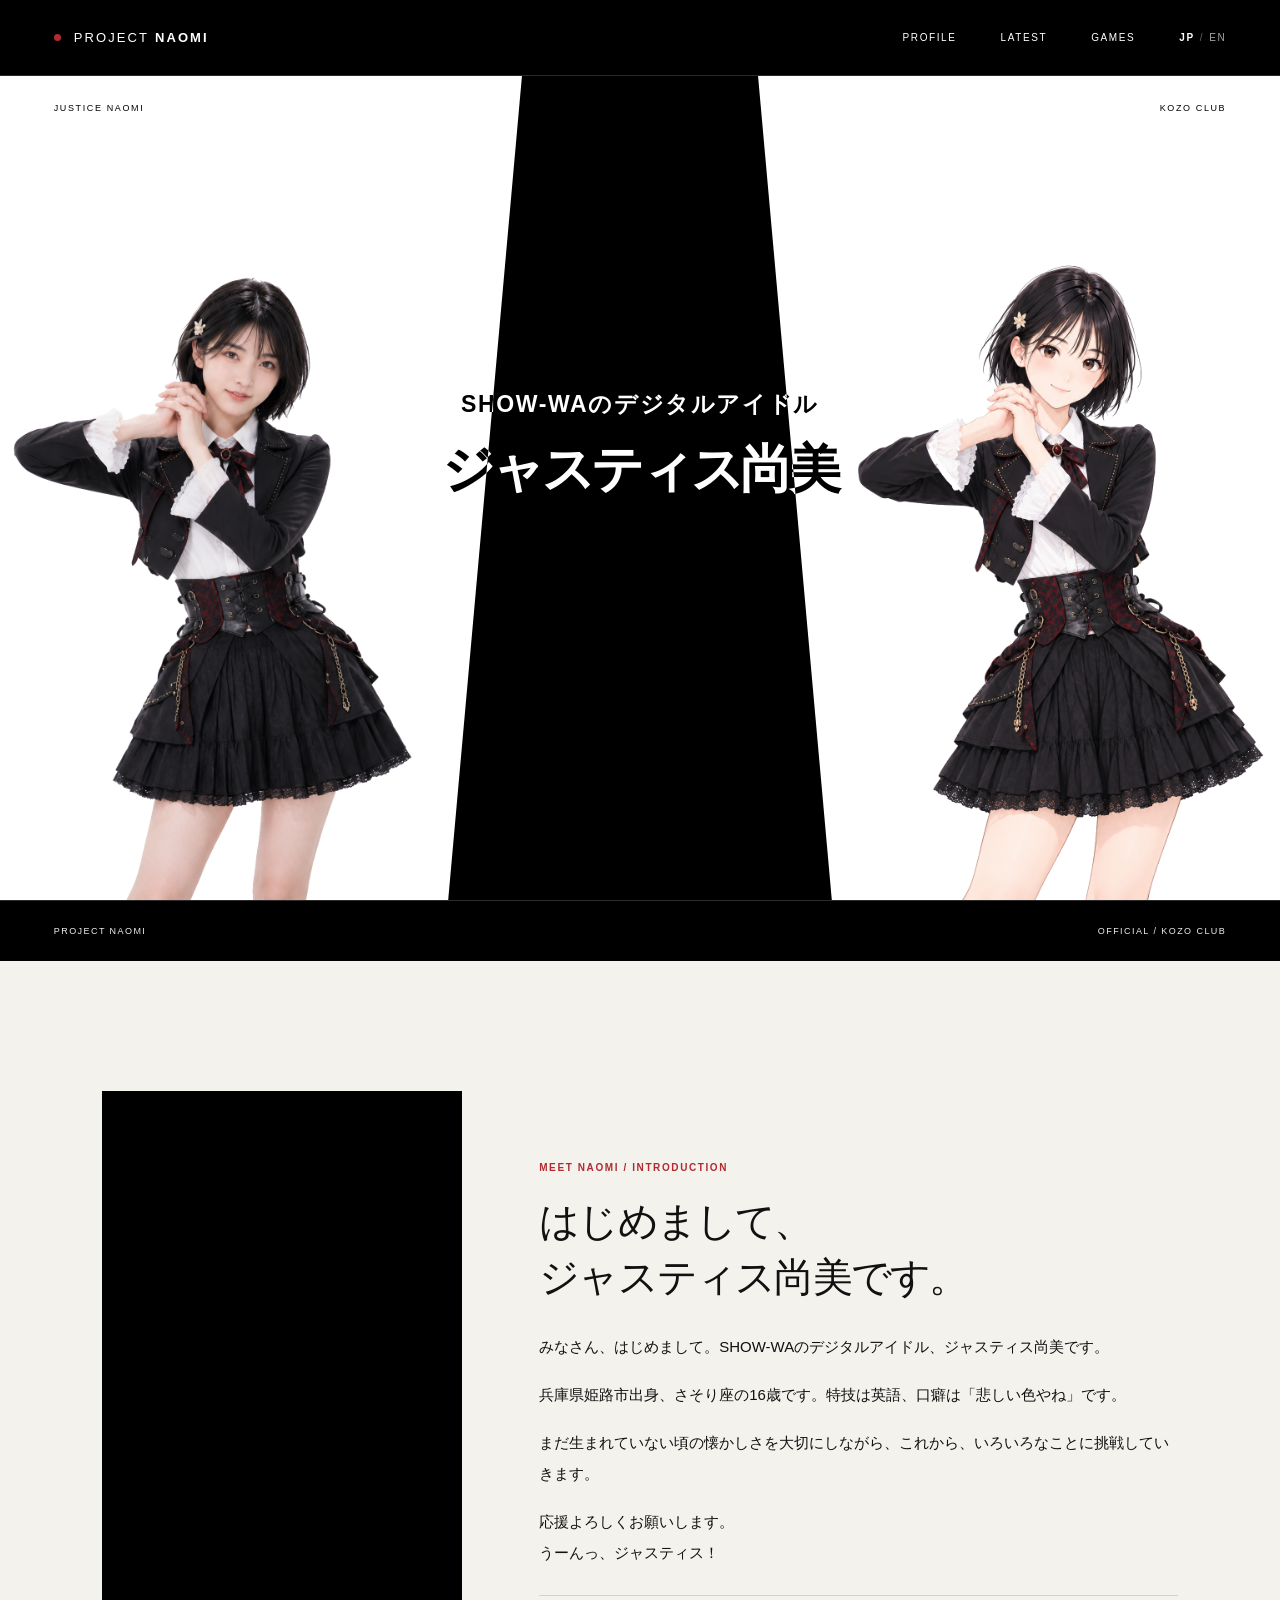
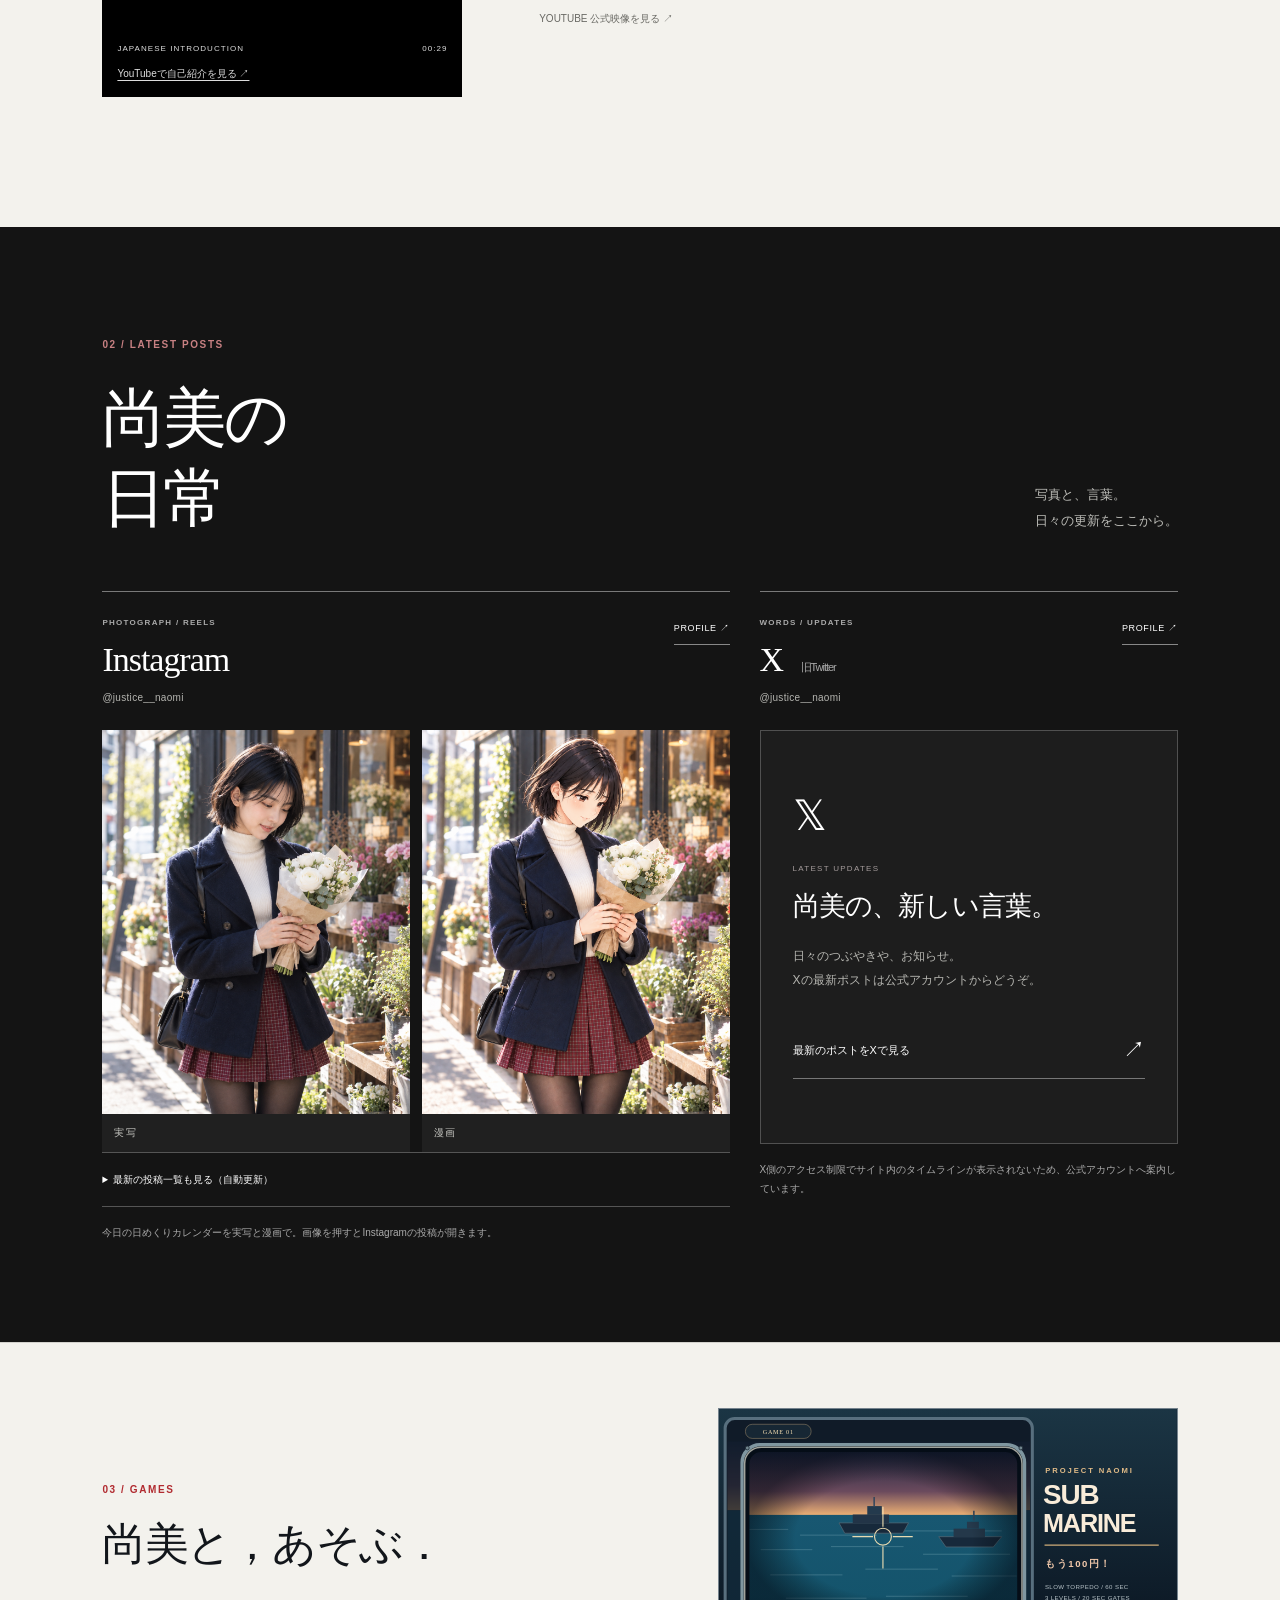
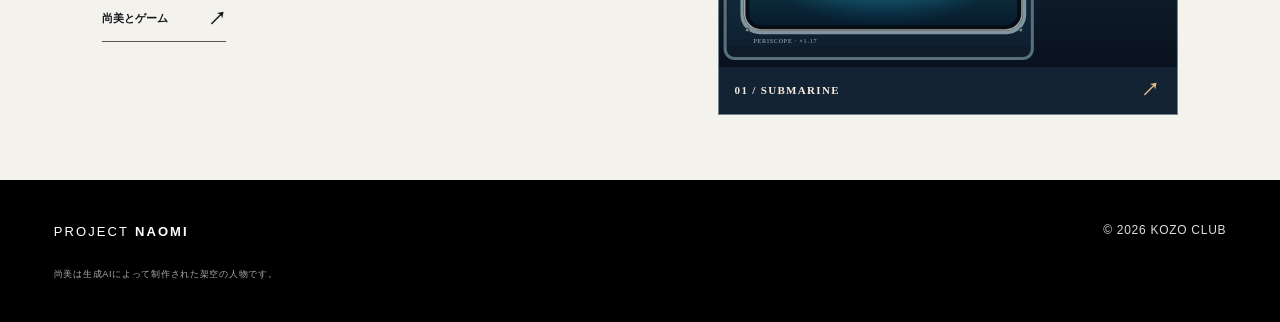
<file: index.html>
<!doctype html>
<html lang="ja">
<head>
  <meta charset="utf-8">
  <meta name="viewport" content="width=device-width, initial-scale=1">
  <title>ジャスティス尚美 | PROJECT NAOMI — 構造倶楽部</title>
  <meta name="description" content="ジャスティス尚美の公式サイト。Instagramの最新写真、Xの近況、YouTube、始祖の記録。">
  <meta property="og:title" content="ジャスティス尚美 | PROJECT NAOMI">
  <meta property="og:description" content="いまのジャスティス尚美。写真、言葉、ステージ、最新の活動を。">
  <meta property="og:image" content="/assets/og.png">
  <meta name="twitter:card" content="summary_large_image">
  <link rel="icon" href="/assets/favicon.svg">
  <link rel="stylesheet" href="/styles.css?v=daily-pair-20261029">
  <link rel="alternate" hreflang="ja" href="/">
  <link rel="alternate" hreflang="en" href="/en/">
</head>
<body>
<a class="skip-link" href="#profile">本文へスキップ</a>
<main id="top">
<header class="header"><a class="logo" href="#top"><span class="logo-dot" aria-hidden="true"></span>PROJECT <b>NAOMI</b></a><nav aria-label="メインナビゲーション"><a href="#profile">PROFILE</a><a href="#latest">LATEST</a><a href="/games/">GAMES</a><div class="language-switch" role="group" aria-label="言語"><strong aria-current="page">JP</strong><i aria-hidden="true">/</i><a href="/en/" hreflang="en" lang="en" data-language-switch aria-label="English">EN</a></div></nav></header>
<section class="hero" aria-labelledby="hero-name">
<div class="hero-stage">
  <svg class="hero-beams" aria-hidden="true"><polygon id="beam-real" fill="white"/><polygon id="beam-manga" fill="white"/></svg>
  <div class="hero-edition"><span>JUSTICE NAOMI</span><a href="https://kozo-club.com/">KOZO CLUB</a></div>
  <div class="hero-title"><p>SHOW-WAのデジタルアイドル</p><h1 id="hero-name">ジャスティス尚美</h1></div>
  <div class="hero-carousel" id="heroCarousel">
    <div class="hero-slide" data-hero-person="real" aria-label="実写の尚美">
  <img class="hero-person real" src="/assets/real_cutout.png" alt="実写の尚美。黒い衣装で両手を顔のそばに重ねている" width="1024" height="1536" fetchpriority="high">
    </div>
    <div class="hero-slide" data-hero-person="manga" aria-label="漫画の尚美">
  <img class="hero-person manga" src="/assets/manga_cutout.png" alt="漫画の尚美。同じ衣装とポーズの別レイヤー" width="1024" height="1536" fetchpriority="high">
    </div>
  </div>
  <div class="hero-carousel-controls" aria-label="尚美の表示を切り替え">
    <button type="button" data-hero-index="0" aria-controls="heroCarousel" aria-pressed="true"><span aria-hidden="true">01</span> 実写</button>
    <button type="button" data-hero-index="1" aria-controls="heroCarousel" aria-pressed="false"><span aria-hidden="true">02</span> 漫画</button>
    <span class="hero-swipe-hint" id="heroSwipeHint"><span aria-hidden="true">↔</span> 左右にスワイプ</span>
    <span class="hero-slide-status" aria-live="polite" aria-atomic="true">実写の尚美、1 / 2</span>
  </div>
</div>
</section>
<div class="chapter-strip"><span>PROJECT NAOMI</span><span>OFFICIAL / <a href="https://kozo-club.com/">KOZO CLUB</a></span></div>
    <section class="current has-intro" id="profile">
<div class="profileIntro" aria-labelledby="intro-heading">
  <figure class="profileIntroVideo">
    <iframe id="introVideo" width="768" height="1152" src="https://www.youtube-nocookie.com/embed/-t-3hKR-4qU?playsinline=1&amp;rel=0" title="尚美の自己紹介動画（日本語音声）" loading="lazy" referrerpolicy="strict-origin-when-cross-origin" allow="accelerometer; autoplay; clipboard-write; encrypted-media; gyroscope; picture-in-picture; web-share" allowfullscreen></iframe>
    <figcaption><span>JAPANESE INTRODUCTION</span><span>00:29</span></figcaption>
    <p class="introWatchLink"><a href="https://www.youtube.com/watch?v=-t-3hKR-4qU" target="_blank" rel="noopener noreferrer">YouTubeで自己紹介を見る ↗</a></p>
  </figure>
  <div class="profileIntroCopy" lang="ja">
    <p class="micro">MEET NAOMI / INTRODUCTION</p>
    <h2 id="intro-heading">はじめまして、<br>ジャスティス尚美です。</h2>
    <div class="introScript"><p>みなさん、はじめまして。SHOW-WAのデジタルアイドル、ジャスティス尚美です。</p>
<p>兵庫県姫路市出身、さそり座の16歳です。特技は英語、口癖は「悲しい色やね」です。</p>
<p>まだ生まれていない頃の懐かしさを大切にしながら、これから、いろいろなことに挑戦していきます。</p>
<p>応援よろしくお願いします。<br>うーんっ、ジャスティス！</p></div>
    <p class="introScriptNote"><a href="https://www.youtube.com/@justice_naomi" target="_blank" rel="noopener noreferrer"><span>YOUTUBE</span> 公式映像を見る ↗</a></p>
  </div>
</div>
    </section>
    <section class="works socialWorks" id="latest">
      <p class="micro">02 / LATEST POSTS</p>
      <div class="worksTitle"><h2>尚美の<br>日常</h2><p>写真と、言葉。<br>日々の更新をここから。</p></div>
      <div class="socialColumns">
        <article class="socialCard">
          <div class="socialCardTop"><div><p class="micro">PHOTOGRAPH / REELS</p><h3>Instagram</h3><small>@justice__naomi</small></div><a href="https://www.instagram.com/justice__naomi/" target="_blank" rel="noopener noreferrer">PROFILE ↗</a></div>
<div class="igPhotoPair" aria-label="今日のInstagram投稿、実写と漫画の2枚">
            <a href="https://www.instagram.com/p/DfDzC8RCmeF/" target="_blank" rel="noopener noreferrer"><img src="/assets/naomi-daily-20261029-photo-v2.png" width="1122" height="1402" loading="lazy" alt="花屋の前で白い小さな花束を持つ実写の尚美"><span>実写</span></a>
            <a href="https://www.instagram.com/p/DfDzC8RCmeF/" target="_blank" rel="noopener noreferrer"><img src="/assets/naomi-daily-20261029-manga-v2.png" width="1122" height="1402" loading="lazy" alt="同じ花屋で白い小さな花束を持つ漫画の尚美"><span>漫画</span></a>
          </div>
          <details class="igAutoList" id="igAutoList">
            <summary>最新の投稿一覧も見る（自動更新）</summary>
            <div class="igAutoListBody" id="igAutoListBody"><p>一覧を読み込みます。</p></div>
          </details>
          <p class="socialCardNote">今日の日めくりカレンダーを実写と漫画で。画像を押すとInstagramの投稿が開きます。</p>
        </article>
        <article class="socialCard">
          <div class="socialCardTop"><div><p class="micro">WORDS / UPDATES</p><h3>X <span>旧Twitter</span></h3><small>@justice__naomi</small></div><a href="https://x.com/justice__naomi" target="_blank" rel="noopener noreferrer">PROFILE ↗</a></div>
          <div class="xContent xContentStable">
            <div class="xLatestPanel">
              <span class="xLatestLogo" aria-hidden="true">𝕏</span>
              <p class="xLatestOverline">LATEST UPDATES</p>
              <p class="xLatestHeading">尚美の、新しい言葉。</p>
              <p class="xLatestDescription">日々のつぶやきや、お知らせ。<br>Xの最新ポストは公式アカウントからどうぞ。</p>
              <a class="xLatestAction" href="https://x.com/justice__naomi" target="_blank" rel="noopener noreferrer">最新のポストをXで見る <span aria-hidden="true">↗</span></a>
            </div>
          </div>
          <p class="socialCardNote">X側のアクセス制限でサイト内のタイムラインが表示されないため、公式アカウントへ案内しています。</p>
        </article>
      </div>
    </section>

<section class="games-teaser" id="games" aria-labelledby="games-teaser-heading">
  <div class="games-teaser-copy">
    <p class="micro">03 / GAMES</p>
    <h2 id="games-teaser-heading">尚美と，あそぶ．</h2>
    <a class="games-teaser-all" href="/games/">尚美とゲーム <span aria-hidden="true">↗</span></a>
  </div>
  <a class="games-teaser-thumb" href="/games/" aria-label="ゲーム一覧へ．サブマリンのサムネイル">
    <img src="/games/submarine/cover.svg" width="1200" height="675" loading="lazy" alt="エレメカ風サブマリンの潜望鏡と軍艦のサムネイル">
    <span>01 / SUBMARINE <b aria-hidden="true">↗</b></span>
  </a>
</section>
<footer><a class="logo" href="#top">PROJECT <b>NAOMI</b></a><p class="footerCopyright">© 2026 <a href="https://kozo-club.com/">KOZO CLUB</a></p><p class="footerDisclosure">尚美は生成AIによって制作された架空の人物です。</p></footer>
</main><script src="/app.js?v=daily-pair-20261029"></script><script src="/hero-carousel.js?v=bounded-final-20261028"></script><script src="/language-switch.js?v=bounded-final-20261028"></script></body></html>
</file>
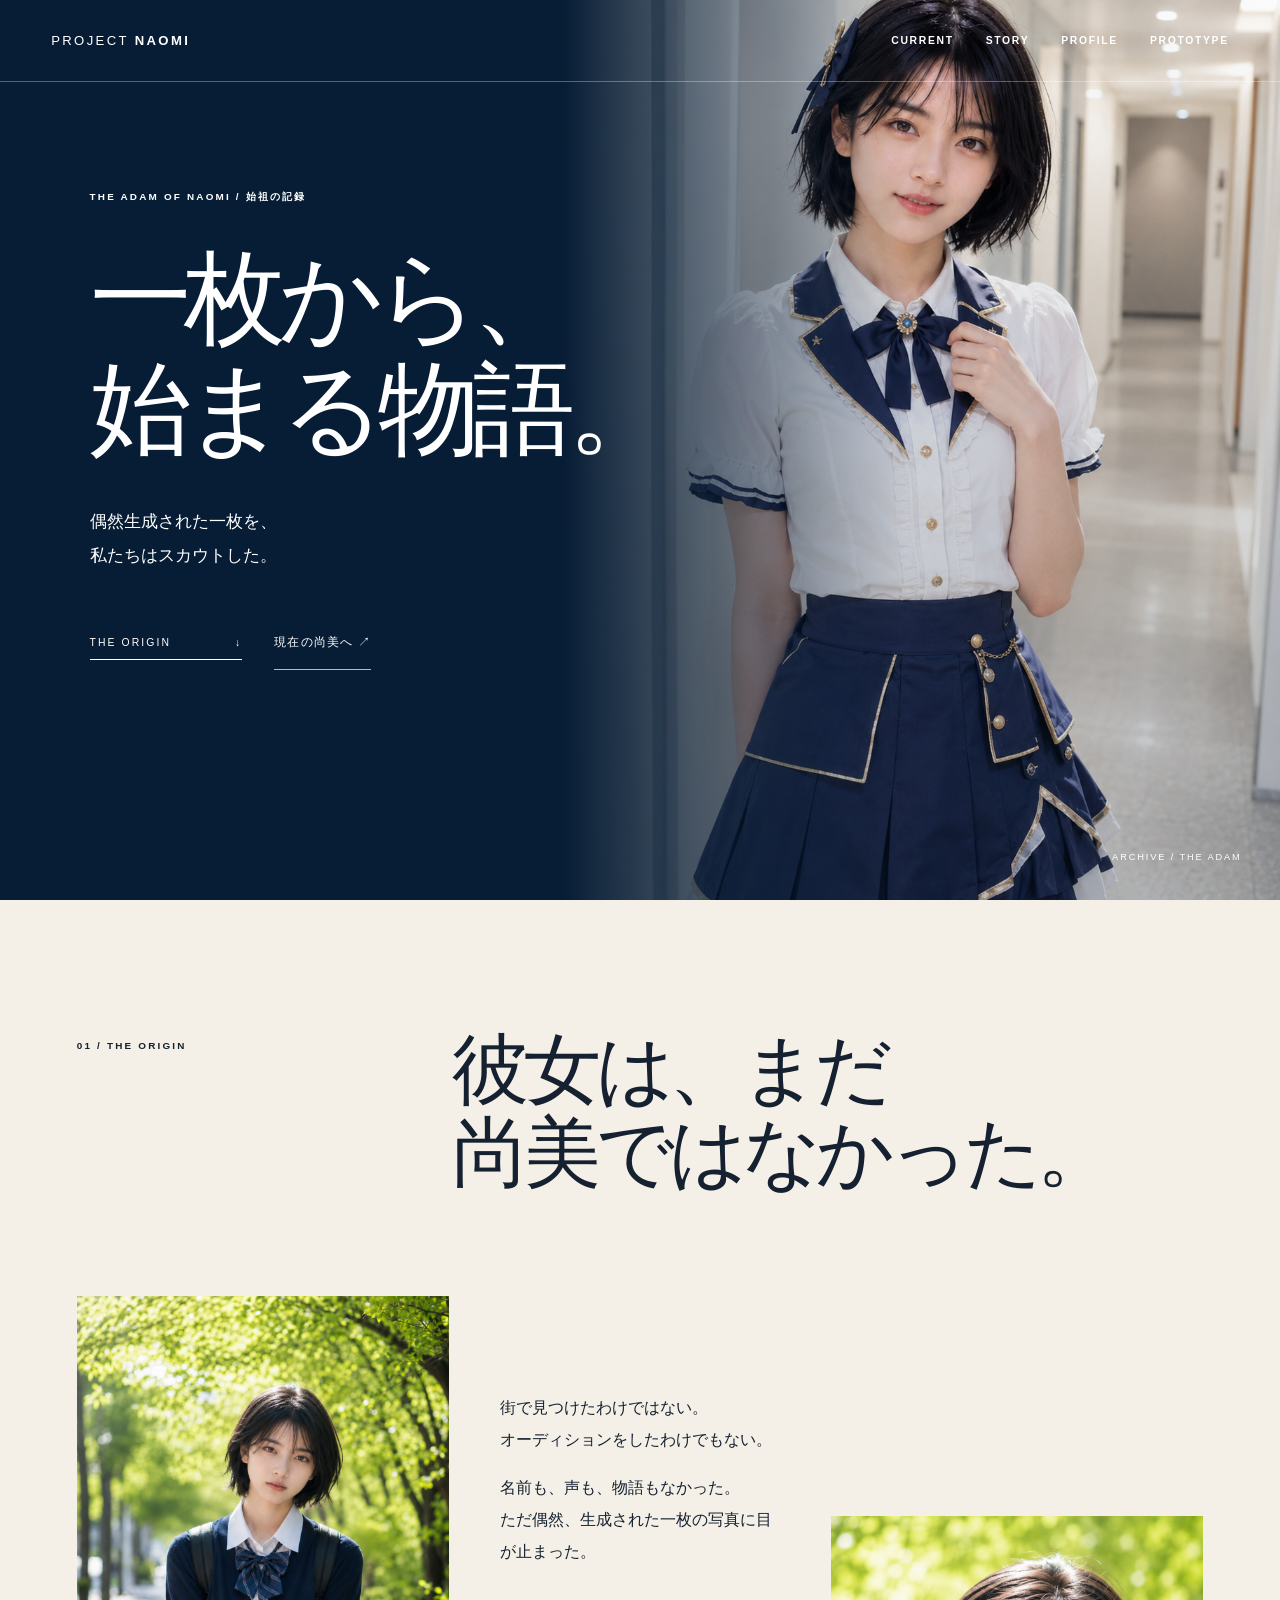
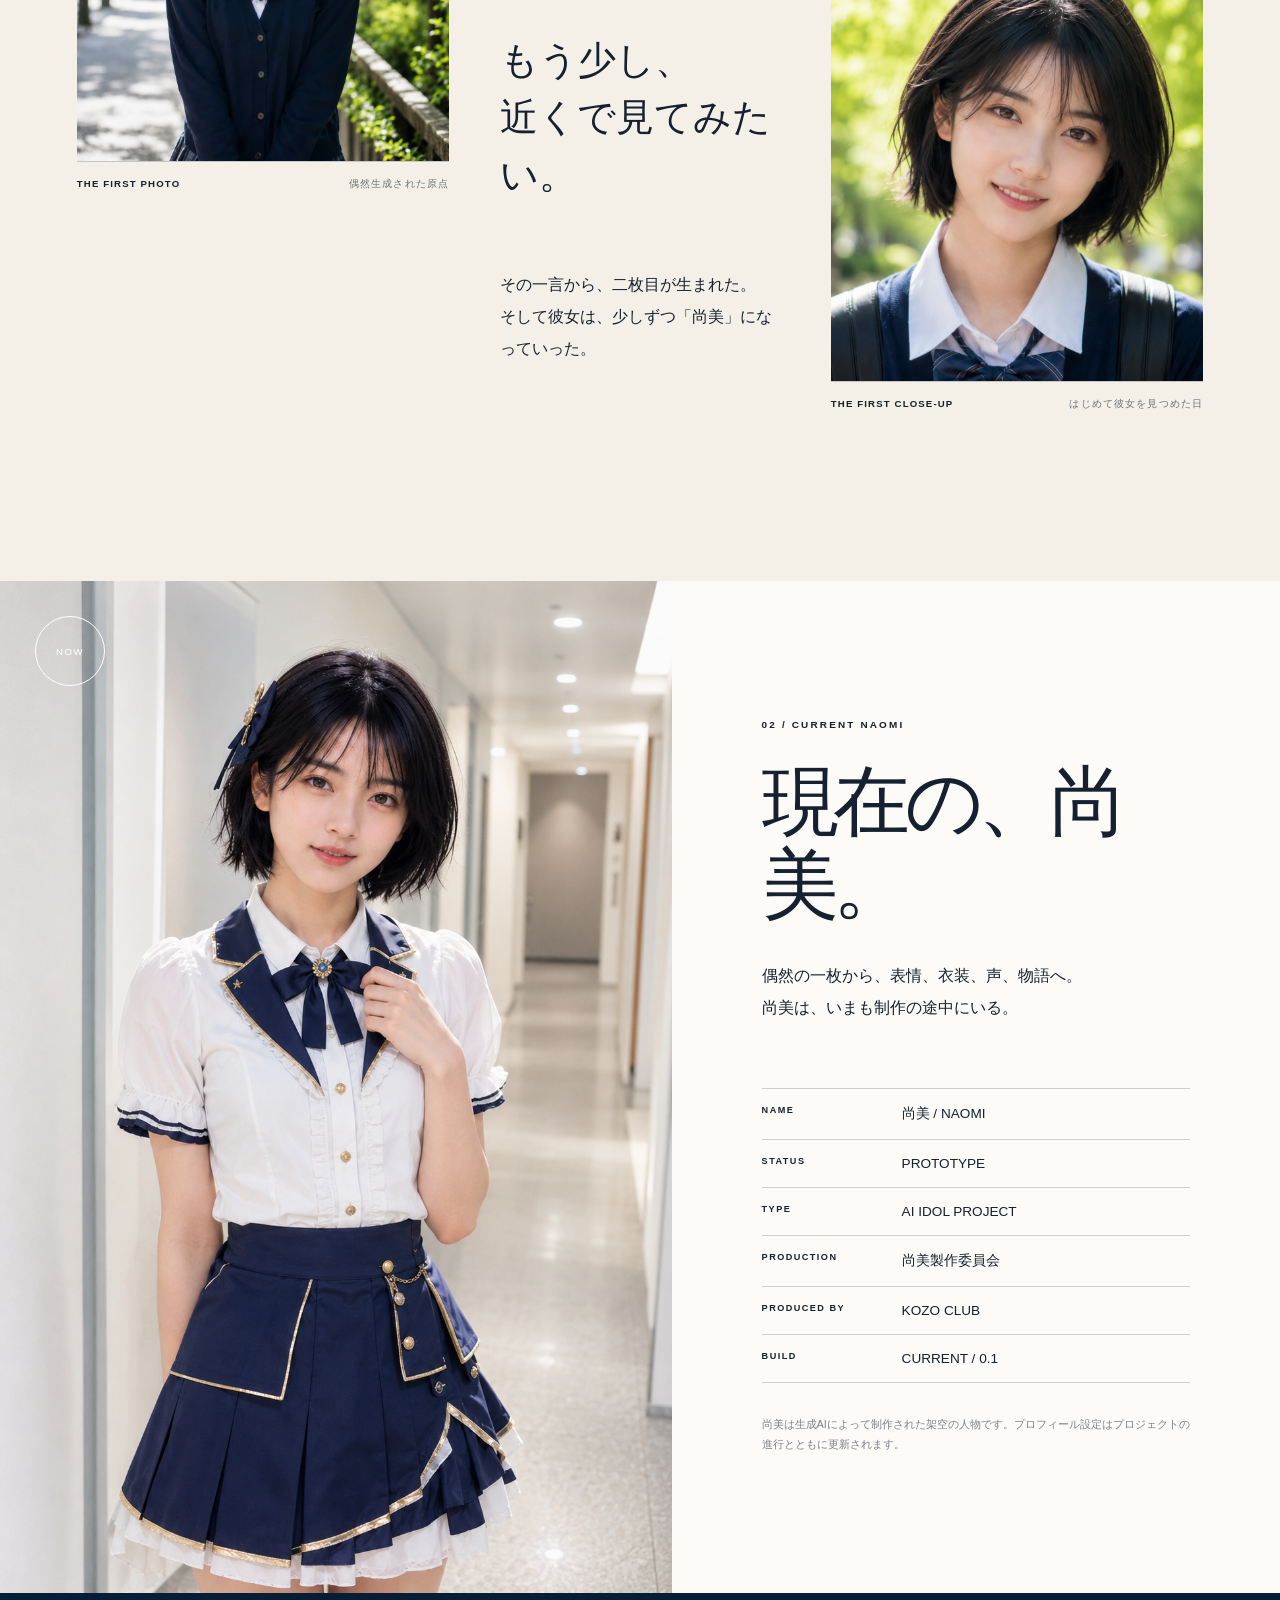
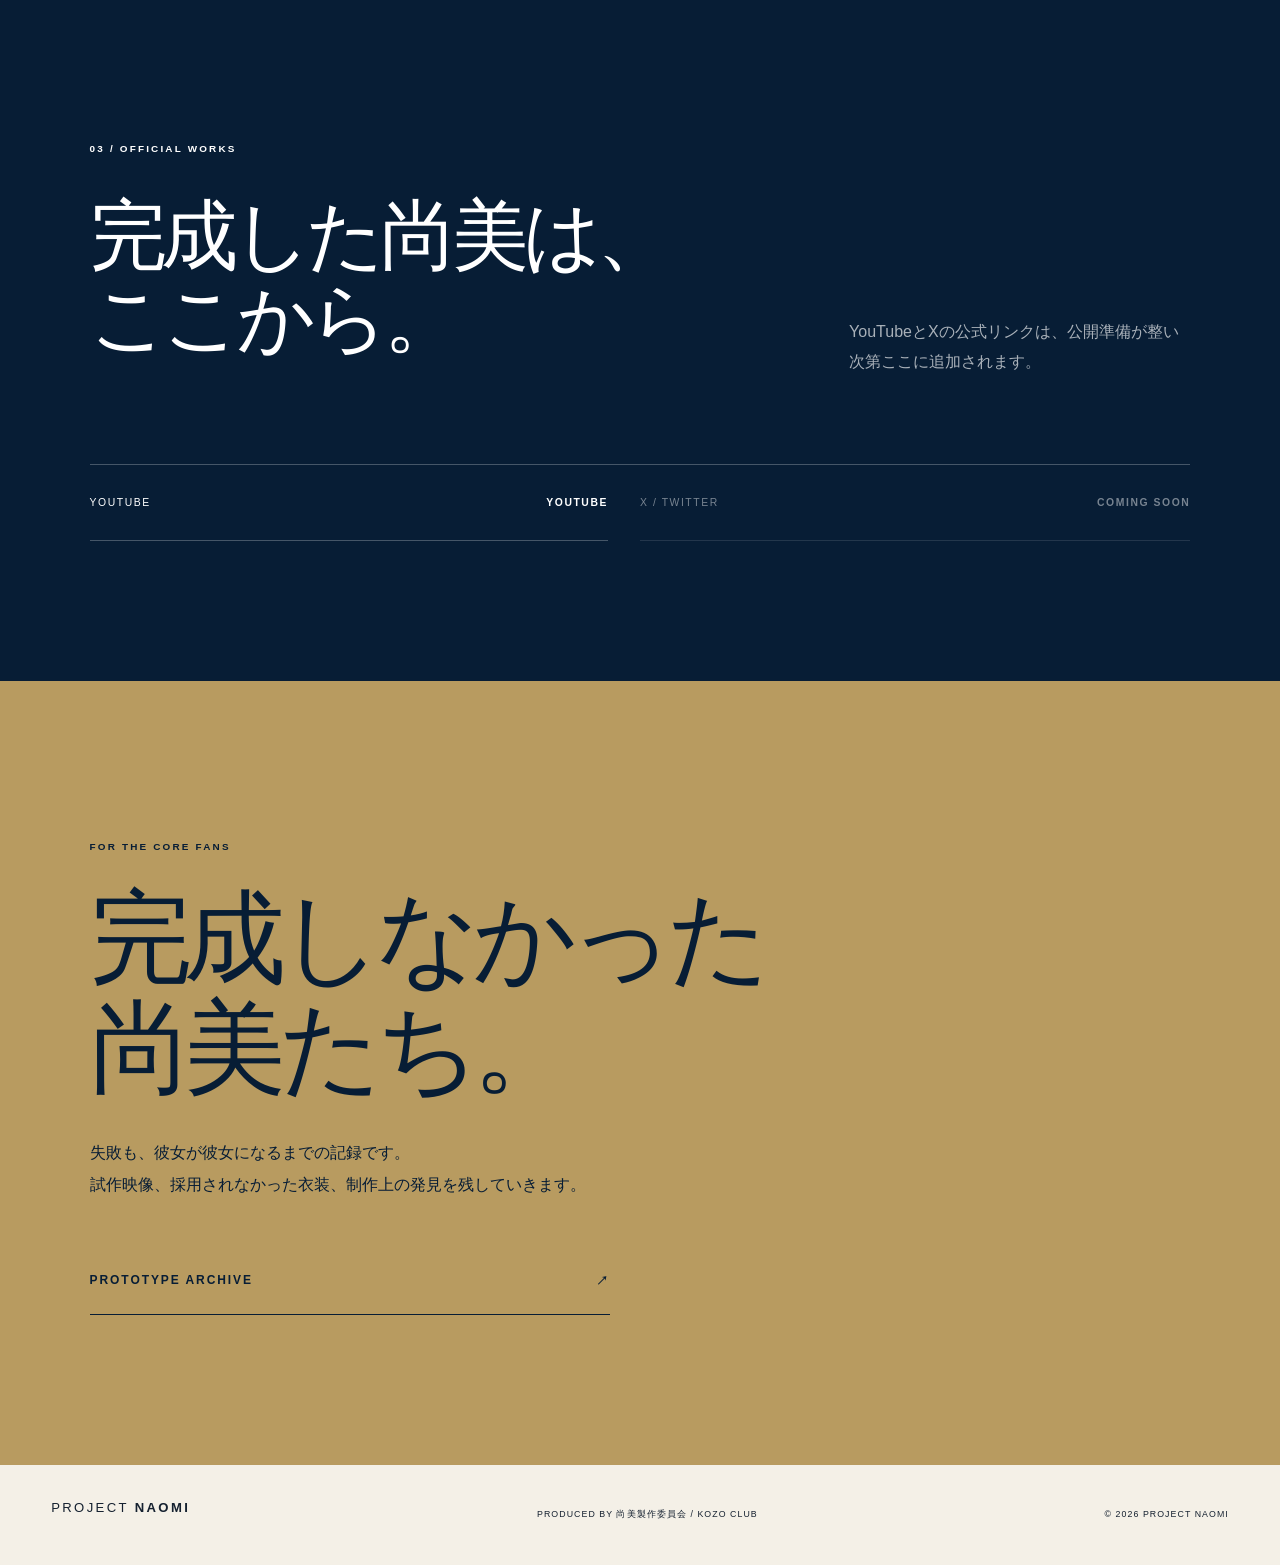
<file: adam/index.html>
<!doctype html>
<html lang="ja">
<head>
  <meta charset="utf-8">
  <meta name="viewport" content="width=device-width, initial-scale=1">
  <title>尚美のアダム（始祖） | PROJECT NAOMI</title>
  <meta name="description" content="ジャスティス尚美の最初の一枚、原点の記録を保存したアーカイブ。">
  <meta property="og:title" content="尚美のアダム（始祖） | PROJECT NAOMI">
  <meta property="og:description" content="偶然生成された一枚から、ひとりのAIアイドルを育てる。">
  <meta property="og:image" content="/assets/og.png">
  <meta name="twitter:card" content="summary_large_image">
  <link rel="icon" href="/assets/favicon.svg">
  <link rel="stylesheet" href="/styles-original.css">
</head>
<body>
  <main id="top">
    <header class="header"><a class="logo" href="/">PROJECT <b>NAOMI</b></a><nav><a href="/">CURRENT</a><a href="#story">STORY</a><a href="#profile">PROFILE</a><a href="/prototype/">PROTOTYPE</a></nav></header>
    <section class="hero">
      <div class="heroImage"><img src="/assets/current-naomi.png" alt="現在の尚美。紺と白のステージ衣装を着ている"></div>
      <div class="heroCopy"><p class="micro">THE ADAM OF NAOMI / 始祖の記録</p><h1>一枚から、<br>始まる物語。</h1><p class="heroLead">偶然生成された一枚を、<br>私たちはスカウトした。</p><a class="textLink" href="#story">THE ORIGIN <span>↓</span></a><a class="adamReturn" href="/">現在の尚美へ ↗</a></div>
      <span class="version">ARCHIVE / THE ADAM</span>
    </section>
    <section class="origin" id="story">
      <div class="sectionIntro"><p class="micro">01 / THE ORIGIN</p><h2>彼女は、まだ<br>尚美ではなかった。</h2></div>
      <div class="originGrid">
        <figure class="originCard first"><img src="/assets/first-photo.png" alt="尚美の原点となった最初の一枚"><figcaption><b>THE FIRST PHOTO</b><span>偶然生成された原点</span></figcaption></figure>
        <div class="storyText"><p>街で見つけたわけではない。<br>オーディションをしたわけでもない。</p><p>名前も、声も、物語もなかった。<br>ただ偶然、生成された一枚の写真に目が止まった。</p><blockquote>もう少し、<br>近くで見てみたい。</blockquote><p>その一言から、二枚目が生まれた。<br>そして彼女は、少しずつ「尚美」になっていった。</p></div>
        <figure class="originCard close"><img src="/assets/first-closeup.png" alt="最初にアップで生成された尚美"><figcaption><b>THE FIRST CLOSE-UP</b><span>はじめて彼女を見つめた日</span></figcaption></figure>
      </div>
    </section>
    <section class="current" id="profile">
      <div class="currentPhoto"><img src="/assets/current-naomi.png" alt="現在の尚美の全身写真"><span>NOW</span></div>
      <div class="currentInfo"><p class="micro">02 / CURRENT NAOMI</p><h2>現在の、尚美。</h2><p class="currentLead">偶然の一枚から、表情、衣装、声、物語へ。<br>尚美は、いまも制作の途中にいる。</p>
        <dl><div><dt>NAME</dt><dd>尚美 / NAOMI</dd></div><div><dt>STATUS</dt><dd>PROTOTYPE</dd></div><div><dt>TYPE</dt><dd>AI IDOL PROJECT</dd></div><div><dt>PRODUCTION</dt><dd>尚美製作委員会</dd></div><div><dt>PRODUCED BY</dt><dd>KOZO CLUB</dd></div><div><dt>BUILD</dt><dd>CURRENT / 0.1</dd></div></dl>
        <p class="disclosure">尚美は生成AIによって制作された架空の人物です。プロフィール設定はプロジェクトの進行とともに更新されます。</p>
      </div>
    </section>
    <section class="works">
      <p class="micro">03 / OFFICIAL WORKS</p><div class="worksTitle"><h2>完成した尚美は、<br>ここから。</h2><p>YouTubeとXの公式リンクは、公開準備が整い次第ここに追加されます。</p></div>
      <div class="linkCards"><a class="linkCard" href="https://www.youtube.com/@justice_naomi" target="_blank" rel="noopener noreferrer"><span>YOUTUBE</span><b>YOUTUBE</b></a><div class="linkCard disabled"><span>X / TWITTER</span><b>COMING SOON</b></div></div>
    </section>
    <section class="protoCta"><p class="micro">FOR THE CORE FANS</p><h2>完成しなかった<br>尚美たち。</h2><p>失敗も、彼女が彼女になるまでの記録です。<br>試作映像、採用されなかった衣装、制作上の発見を残していきます。</p><a href="/prototype/">PROTOTYPE ARCHIVE <span>↗</span></a></section>
    <footer><a class="logo" href="#top">PROJECT <b>NAOMI</b></a><p>PRODUCED BY 尚美製作委員会 / KOZO CLUB</p><p>© 2026 PROJECT NAOMI</p></footer>
  </main>
</body>
</html>
</file>
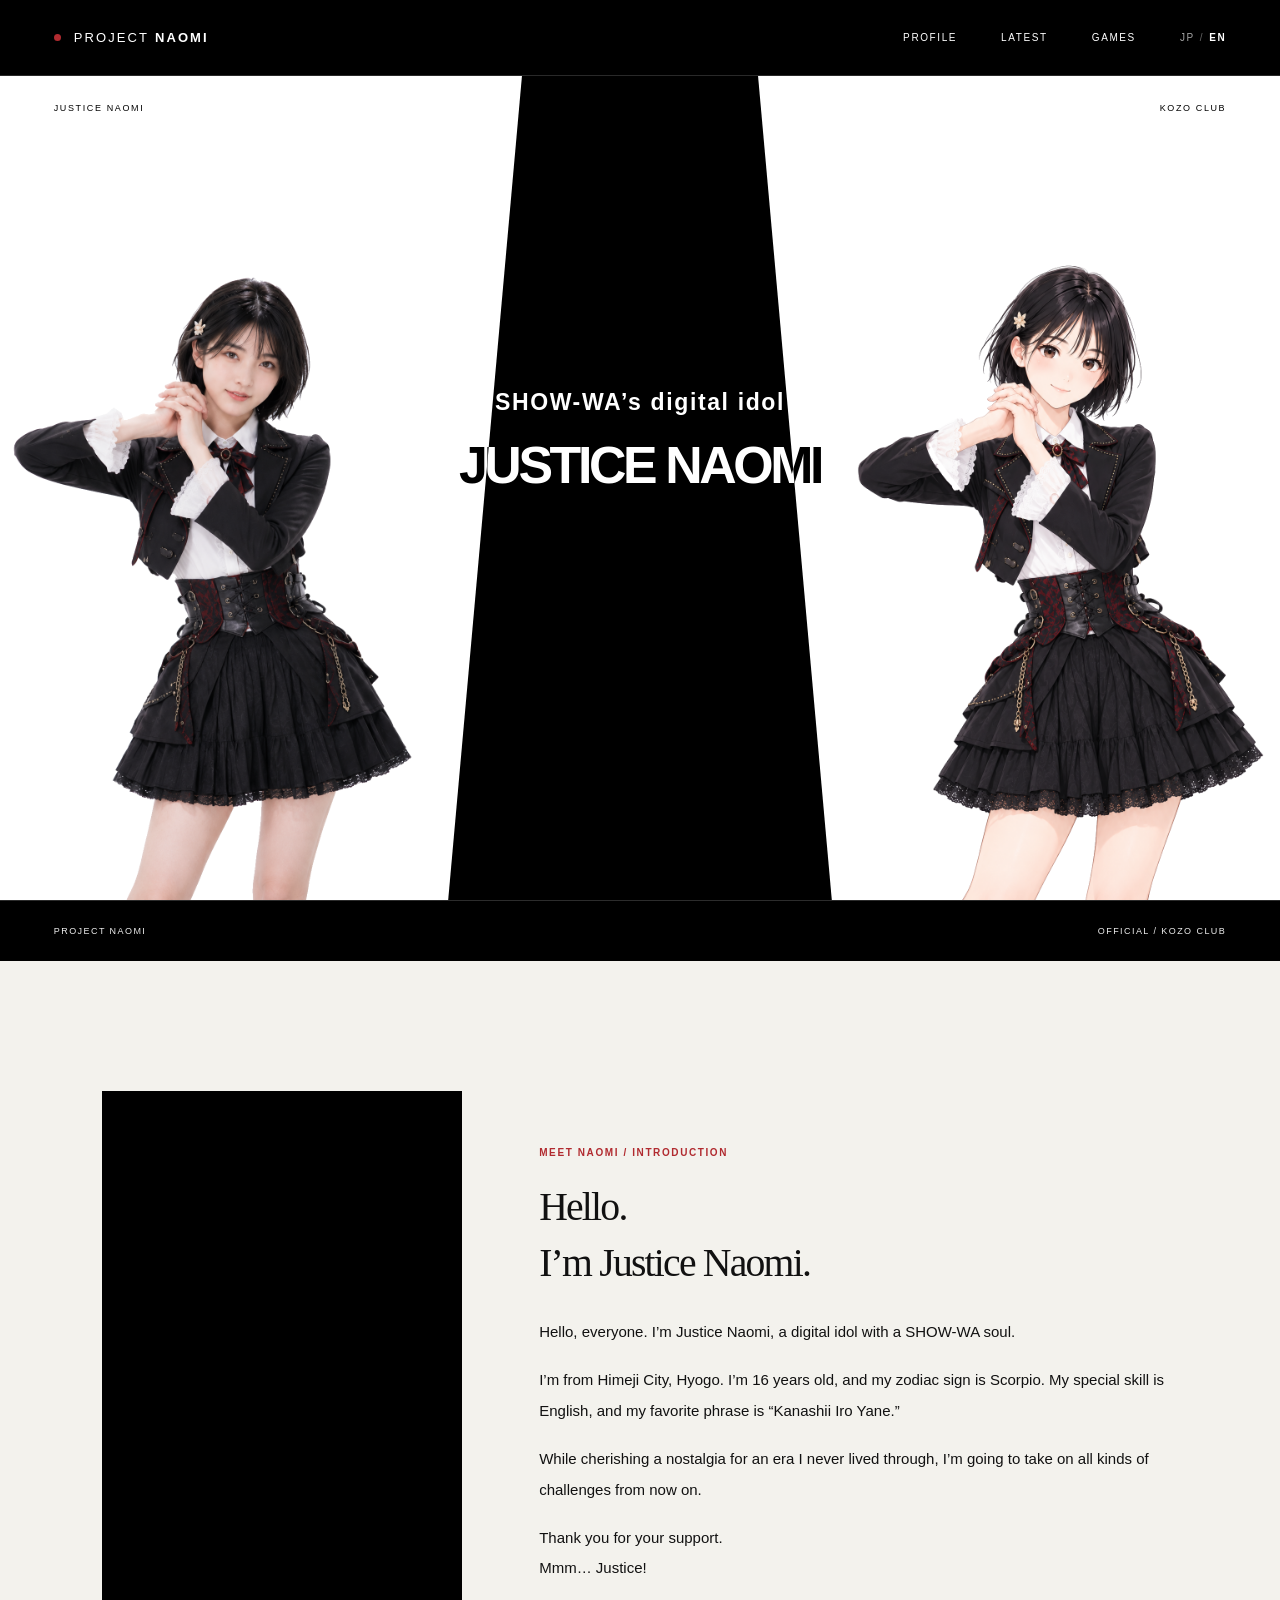
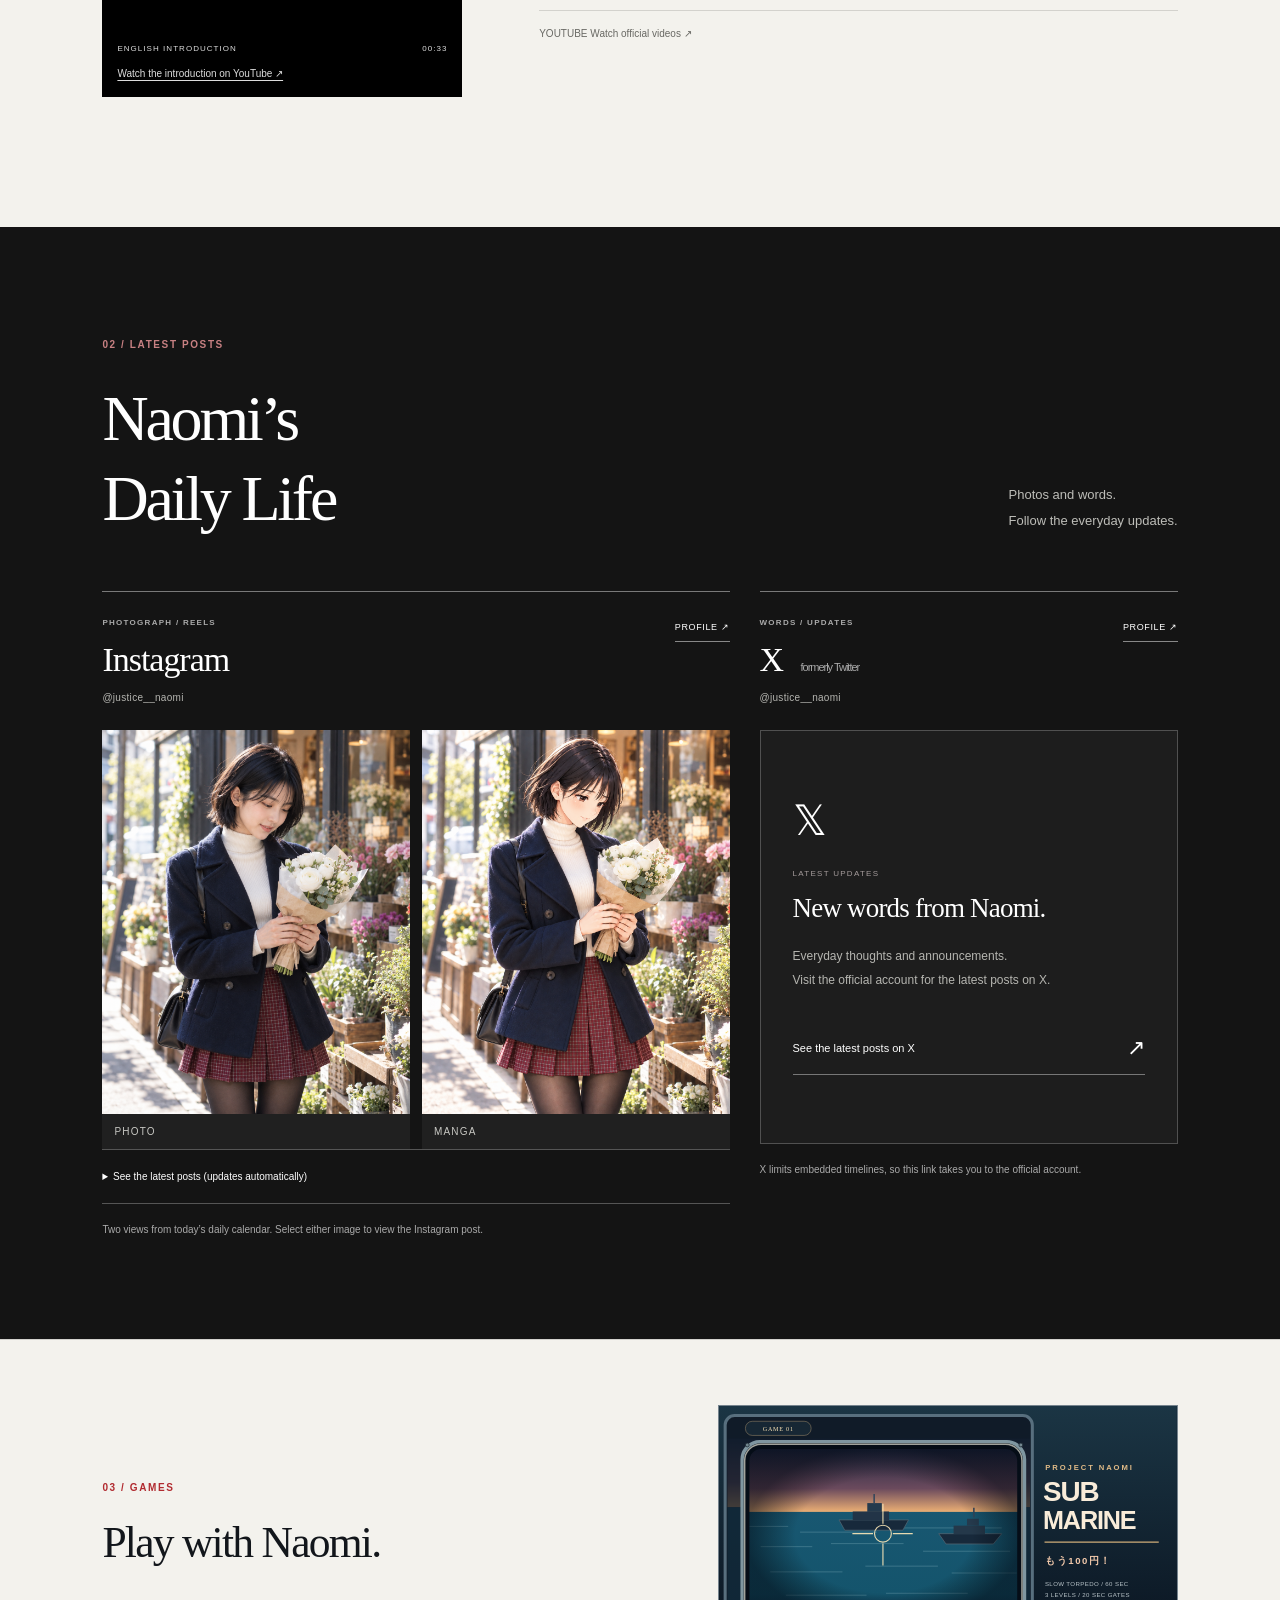
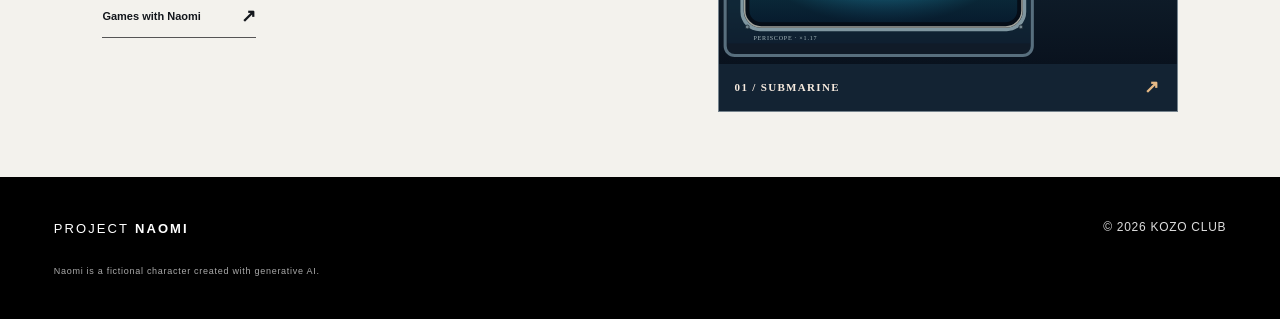
<file: en/index.html>
<!doctype html>
<html lang="en">
<head>
  <meta charset="utf-8">
  <meta name="viewport" content="width=device-width, initial-scale=1">
  <title>Justice Naomi | PROJECT NAOMI — KOZO CLUB</title>
  <meta name="description" content="The official Justice Naomi website. Photos and reels on Instagram, updates on X, official videos, and the original archive.">
  <meta property="og:title" content="Justice Naomi | PROJECT NAOMI">
  <meta property="og:description" content="Justice Naomi today. Photos, words, the stage, and the latest updates.">
  <meta property="og:image" content="/assets/og.png">
  <meta name="twitter:card" content="summary_large_image">
  <link rel="icon" href="/assets/favicon.svg">
  <link rel="stylesheet" href="/styles.css?v=daily-pair-20261029">
  <link rel="alternate" hreflang="ja" href="/">
  <link rel="alternate" hreflang="en" href="/en/">
</head>
<body>
<a class="skip-link" href="#profile">Skip to content</a>
<main id="top">
<header class="header"><a class="logo" href="#top"><span class="logo-dot" aria-hidden="true"></span>PROJECT <b>NAOMI</b></a><nav aria-label="Main navigation"><a href="#profile">PROFILE</a><a href="#latest">LATEST</a><a href="/en/games/">GAMES</a><div class="language-switch" role="group" aria-label="Language"><a href="/" hreflang="ja" lang="ja" data-language-switch aria-label="日本語">JP</a><i aria-hidden="true">/</i><strong aria-current="page">EN</strong></div></nav></header>
<section class="hero" aria-labelledby="hero-name">
<div class="hero-stage">
  <svg class="hero-beams" aria-hidden="true"><polygon id="beam-real" fill="white"/><polygon id="beam-manga" fill="white"/></svg>
  <div class="hero-edition"><span>JUSTICE NAOMI</span><a href="https://kozo-club.com/">KOZO CLUB</a></div>
  <div class="hero-title"><p>SHOW-WA’s digital idol</p><h1 id="hero-name">JUSTICE NAOMI</h1></div>
  <div class="hero-carousel" id="heroCarousel">
    <div class="hero-slide" data-hero-person="real" aria-label="Photographic Naomi">
  <img class="hero-person real" src="/assets/real_cutout.png" alt="Photographic Naomi in a black outfit, with both hands beside her face" width="1024" height="1536" fetchpriority="high">
    </div>
    <div class="hero-slide" data-hero-person="manga" aria-label="Manga Naomi">
  <img class="hero-person manga" src="/assets/manga_cutout.png" alt="Manga Naomi in the same outfit and pose" width="1024" height="1536" fetchpriority="high">
    </div>
  </div>
  <div class="hero-carousel-controls" aria-label="Choose a version of Naomi">
    <button type="button" data-hero-index="0" aria-controls="heroCarousel" aria-pressed="true"><span aria-hidden="true">01</span> Photo</button>
    <button type="button" data-hero-index="1" aria-controls="heroCarousel" aria-pressed="false"><span aria-hidden="true">02</span> Manga</button>
    <span class="hero-swipe-hint" id="heroSwipeHint"><span aria-hidden="true">↔</span> Swipe left or right</span>
    <span class="hero-slide-status" aria-live="polite" aria-atomic="true">Photo Naomi, 1 of 2</span>
  </div>
</div>
</section>
<div class="chapter-strip"><span>PROJECT NAOMI</span><span>OFFICIAL / <a href="https://kozo-club.com/">KOZO CLUB</a></span></div>
    <section class="current has-intro" id="profile">
<div class="profileIntro" aria-labelledby="intro-heading">
  <figure class="profileIntroVideo">
    <iframe id="introVideo" width="768" height="1152" src="https://www.youtube-nocookie.com/embed/EeakTAlGp_g?playsinline=1&amp;rel=0" title="Justice Naomi’s introduction, spoken in English" loading="lazy" referrerpolicy="strict-origin-when-cross-origin" allow="accelerometer; autoplay; clipboard-write; encrypted-media; gyroscope; picture-in-picture; web-share" allowfullscreen></iframe>
    <figcaption><span>ENGLISH INTRODUCTION</span><span>00:33</span></figcaption>
    <p class="introWatchLink"><a href="https://www.youtube.com/watch?v=EeakTAlGp_g" target="_blank" rel="noopener noreferrer">Watch the introduction on YouTube ↗</a></p>
  </figure>
  <div class="profileIntroCopy" lang="en">
    <p class="micro">MEET NAOMI / INTRODUCTION</p>
    <h2 id="intro-heading">Hello.<br>I’m Justice Naomi.</h2>
    <div class="introScript"><p>Hello, everyone. I’m Justice Naomi, a digital idol with a SHOW-WA soul.</p>
<p>I’m from Himeji City, Hyogo. I’m 16 years old, and my zodiac sign is Scorpio. My special skill is English, and my favorite phrase is “Kanashii Iro Yane.”</p>
<p>While cherishing a nostalgia for an era I never lived through, I’m going to take on all kinds of challenges from now on.</p>
<p>Thank you for your support.<br>Mmm… Justice!</p></div>
    <p class="introScriptNote"><a href="https://www.youtube.com/@justice_naomi" target="_blank" rel="noopener noreferrer"><span>YOUTUBE</span> Watch official videos ↗</a></p>
  </div>
</div>
    </section>
    <section class="works socialWorks" id="latest">
      <p class="micro">02 / LATEST POSTS</p>
      <div class="worksTitle"><h2>Naomi’s<br>Daily Life</h2><p>Photos and words.<br>Follow the everyday updates.</p></div>
      <div class="socialColumns">
        <article class="socialCard">
          <div class="socialCardTop"><div><p class="micro">PHOTOGRAPH / REELS</p><h3>Instagram</h3><small>@justice__naomi</small></div><a href="https://www.instagram.com/justice__naomi/" target="_blank" rel="noopener noreferrer">PROFILE ↗</a></div>
<div class="igPhotoPair" aria-label="Two views of today’s Instagram post">
            <a href="https://www.instagram.com/p/DfDzC8RCmeF/" target="_blank" rel="noopener noreferrer"><img src="/assets/naomi-daily-20261029-photo-v2.png" width="1122" height="1402" loading="lazy" alt="Photographic Naomi holding a small white bouquet outside a flower shop"><span>PHOTO</span></a>
            <a href="https://www.instagram.com/p/DfDzC8RCmeF/" target="_blank" rel="noopener noreferrer"><img src="/assets/naomi-daily-20261029-manga-v2.png" width="1122" height="1402" loading="lazy" alt="Manga Naomi holding the same small white bouquet outside a flower shop"><span>MANGA</span></a>
          </div>
          <details class="igAutoList" id="igAutoList">
            <summary>See the latest posts (updates automatically)</summary>
            <div class="igAutoListBody" id="igAutoListBody"><p>Loading the latest posts.</p></div>
          </details>
          <p class="socialCardNote">Two views from today’s daily calendar. Select either image to view the Instagram post.</p>
        </article>
        <article class="socialCard">
          <div class="socialCardTop"><div><p class="micro">WORDS / UPDATES</p><h3>X <span>formerly Twitter</span></h3><small>@justice__naomi</small></div><a href="https://x.com/justice__naomi" target="_blank" rel="noopener noreferrer">PROFILE ↗</a></div>
          <div class="xContent xContentStable">
            <div class="xLatestPanel">
              <span class="xLatestLogo" aria-hidden="true">𝕏</span>
              <p class="xLatestOverline">LATEST UPDATES</p>
              <p class="xLatestHeading">New words from Naomi.</p>
              <p class="xLatestDescription">Everyday thoughts and announcements.<br>Visit the official account for the latest posts on X.</p>
              <a class="xLatestAction" href="https://x.com/justice__naomi" target="_blank" rel="noopener noreferrer">See the latest posts on X <span aria-hidden="true">↗</span></a>
            </div>
          </div>
          <p class="socialCardNote">X limits embedded timelines, so this link takes you to the official account.</p>
        </article>
      </div>
    </section>

<section class="games-teaser" id="games" aria-labelledby="games-teaser-heading">
  <div class="games-teaser-copy">
    <p class="micro">03 / GAMES</p>
    <h2 id="games-teaser-heading">Play with Naomi.</h2>
    <a class="games-teaser-all" href="/en/games/">Games with Naomi <span aria-hidden="true">↗</span></a>
  </div>
  <a class="games-teaser-thumb" href="/en/games/" aria-label="View game archive, featuring SUBMARINE">
    <img src="/games/submarine/cover.svg" width="1200" height="675" loading="lazy" alt="Submarine periscope and warships in a vintage arcade game thumbnail">
    <span>01 / SUBMARINE <b aria-hidden="true">↗</b></span>
  </a>
</section>
<footer><a class="logo" href="#top">PROJECT <b>NAOMI</b></a><p class="footerCopyright">© 2026 <a href="https://kozo-club.com/">KOZO CLUB</a></p><p class="footerDisclosure">Naomi is a fictional character created with generative AI.</p></footer>
</main><script src="/app.js?v=daily-pair-20261029"></script><script src="/hero-carousel.js?v=bounded-final-20261028"></script><script src="/language-switch.js?v=bounded-final-20261028"></script></body></html>
</file>
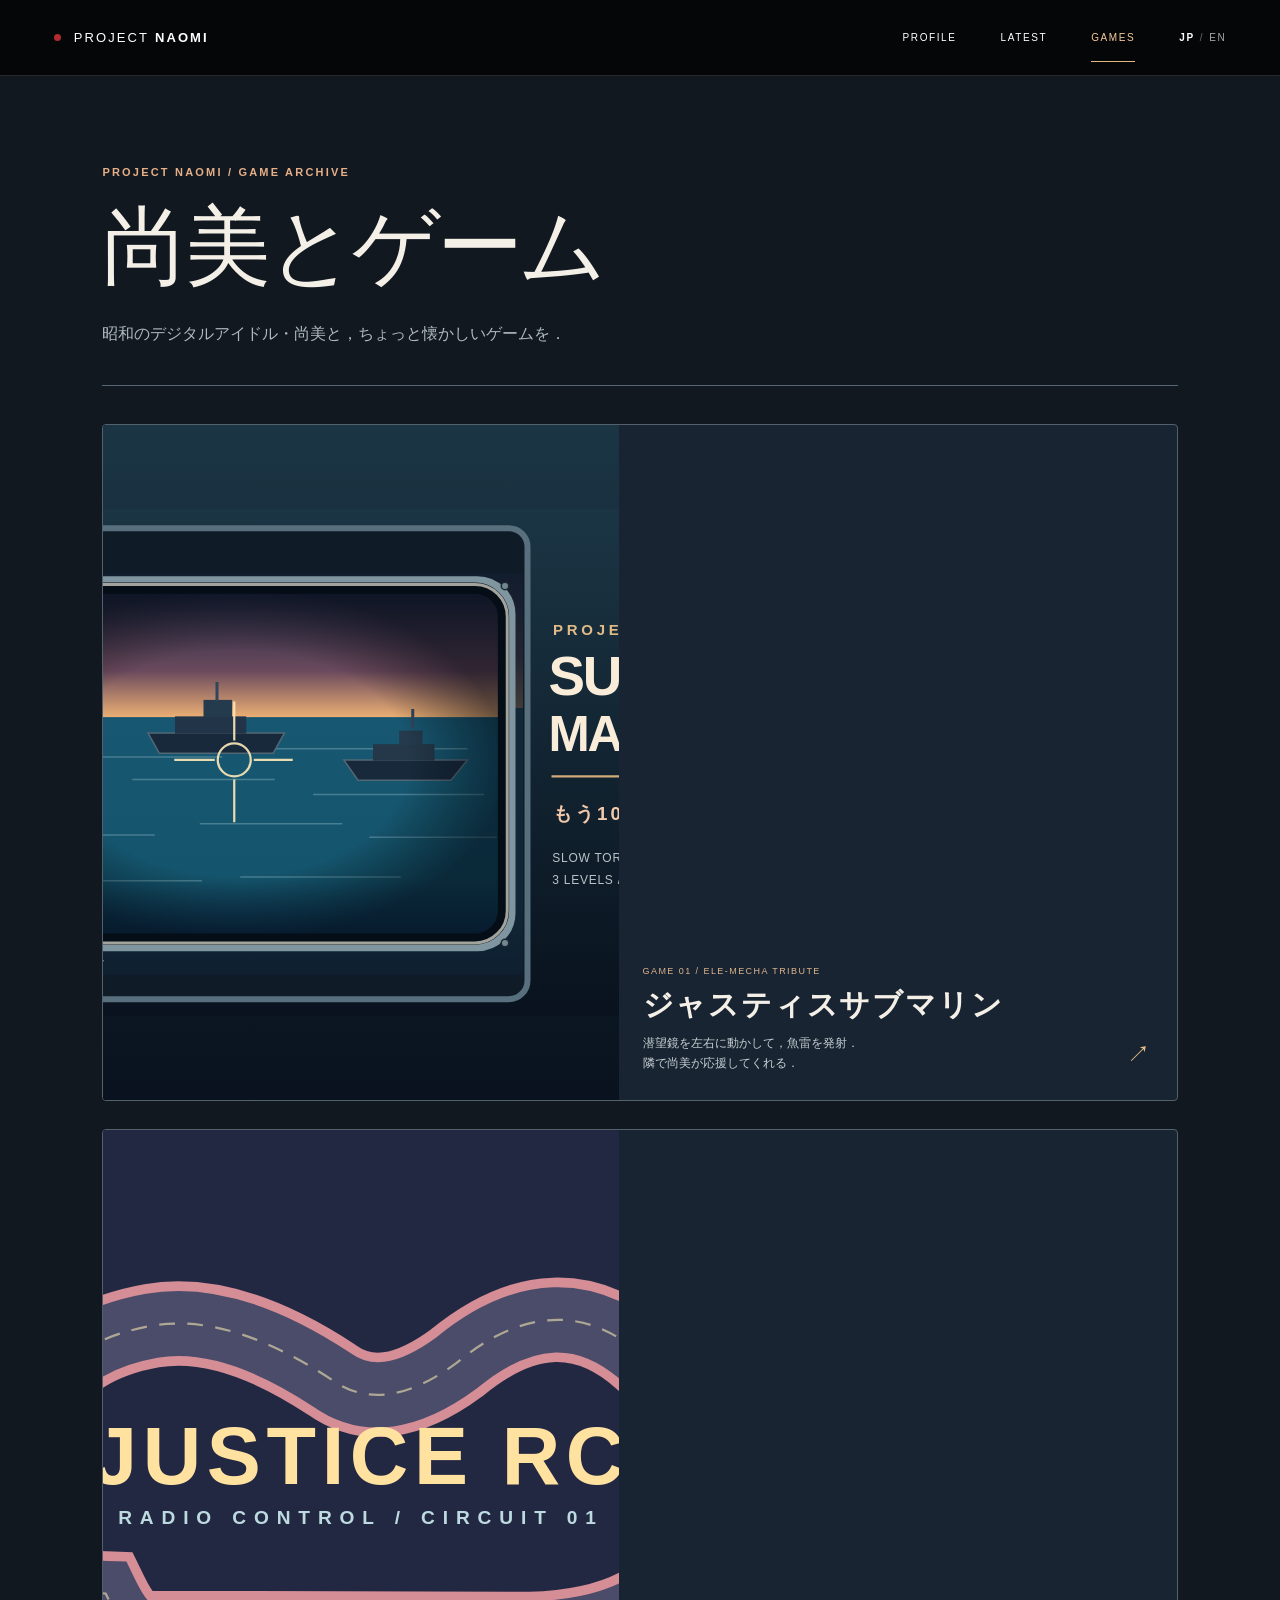
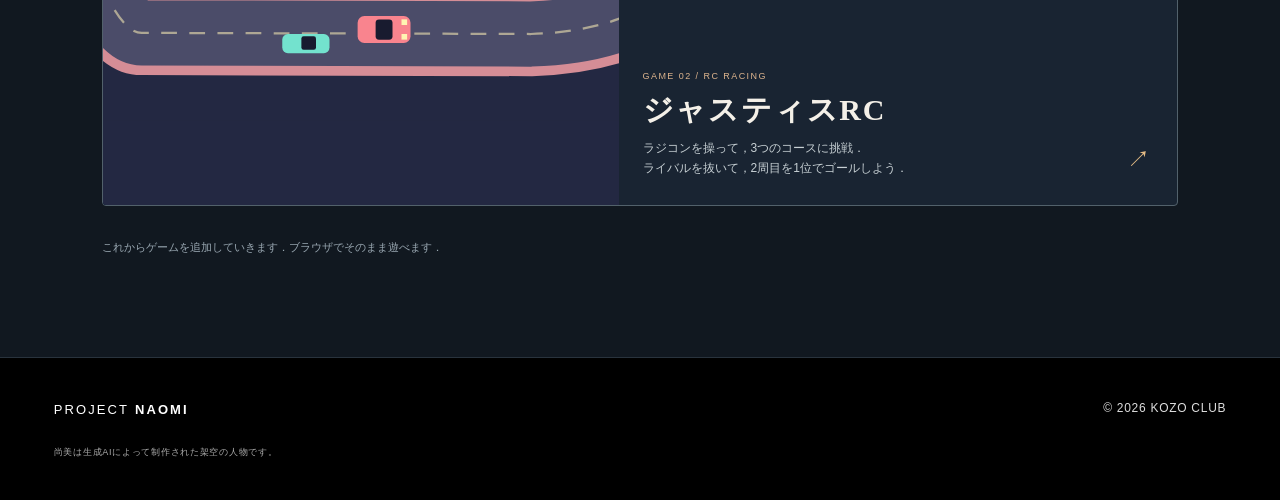
<file: games/index.html>
<!doctype html>
<html lang="ja">
<head>
<meta charset="utf-8">
<meta name="viewport" content="width=device-width,initial-scale=1">
<title>尚美とゲーム</title>
<meta name="description" content="ジャスティス尚美と遊ぶゲームの一覧．ジャスティスサブマリンをはじめ，これから増えていくゲームをここで紹介します．">
<meta property="og:title" content="尚美とゲーム">
<meta property="og:description" content="尚美と，ちょっと遊ぶ．">
<meta property="og:image" content="/games/submarine/cover.svg">
<meta name="twitter:card" content="summary_large_image">
<link rel="canonical" href="https://naomi.kozo-club.com/games/">
<link rel="alternate" hreflang="ja" href="/games/">
<link rel="alternate" hreflang="en" href="/en/games/">
<link rel="icon" href="/assets/favicon.svg">
<link rel="stylesheet" href="/styles.css?v=games-20261121">
<link rel="stylesheet" href="/games/games.css?v=naomi-20261124-mobile">
</head>
<body class="games-page">
<a class="skip-link" href="#main">本文へスキップ</a>
<header class="header"><a class="logo" href="/"><span class="logo-dot" aria-hidden="true"></span>PROJECT <b>NAOMI</b></a><nav aria-label="メインナビゲーション"><a href="/#profile">PROFILE</a><a href="/#latest">LATEST</a><a href="/games/" aria-current="page">GAMES</a><div class="language-switch" role="group" aria-label="言語"><strong aria-current="page">JP</strong><i aria-hidden="true">/</i><a href="/en/games/" hreflang="en" lang="en" aria-label="English">EN</a></div></nav></header>
<main class="games-archive" id="main">
  <div class="games-heading">
    <p class="games-kicker">PROJECT NAOMI / GAME ARCHIVE</p>
    <h1>尚美とゲーム</h1>
    <p class="games-lede">昭和のデジタルアイドル・尚美と，ちょっと懐かしいゲームを．</p>
  </div>
  <section class="game-catalog" aria-label="ゲーム一覧">
    <a class="game-entry" href="/games/justice-submarine/">
      <picture>
        <source media="(max-width: 700px)" srcset="/games/submarine/cover-mobile.svg">
        <img src="/games/submarine/cover.svg" alt="潜望鏡越しの海と軍艦，サブマリンのゲーム画面をイメージしたサムネイル" width="1200" height="675">
      </picture>
      <div class="game-entry-info">
        <div class="game-entry-copy">
          <p class="type">GAME 01 / ELE-MECHA TRIBUTE</p>
          <h2>ジャスティスサブマリン</h2>
          <p class="description">潜望鏡を左右に動かして，魚雷を発射．<br>隣で尚美が応援してくれる．</p>
        </div>
        <span class="game-entry-arrow" aria-hidden="true">↗</span>
      </div>
    </a>
    <a class="game-entry" href="/games/justice-rc/">
      <picture>
        <source media="(max-width: 700px)" srcset="/games/race/cover-mobile.svg">
        <img src="/games/race/cover.svg" alt="ジャスティスRCのサーキットとラジコンカー" width="1200" height="675">
      </picture>
      <div class="game-entry-info">
        <div class="game-entry-copy">
          <p class="type">GAME 02 / RC RACING</p>
          <h2>ジャスティスRC</h2>
          <p class="description">ラジコンを操って，3つのコースに挑戦．<br>ライバルを抜いて，2周目を1位でゴールしよう．</p>
        </div>
        <span class="game-entry-arrow" aria-hidden="true">↗</span>
      </div>
    </a>
  </section>
  <p class="games-catalog-note">これからゲームを追加していきます．ブラウザでそのまま遊べます．</p>
</main>
<footer><a class="logo" href="/">PROJECT <b>NAOMI</b></a><p class="footerCopyright">© 2026 <a href="https://kozo-club.com/">KOZO CLUB</a></p><p class="footerDisclosure">尚美は生成AIによって制作された架空の人物です。</p></footer>
</body>
</html>
</file>
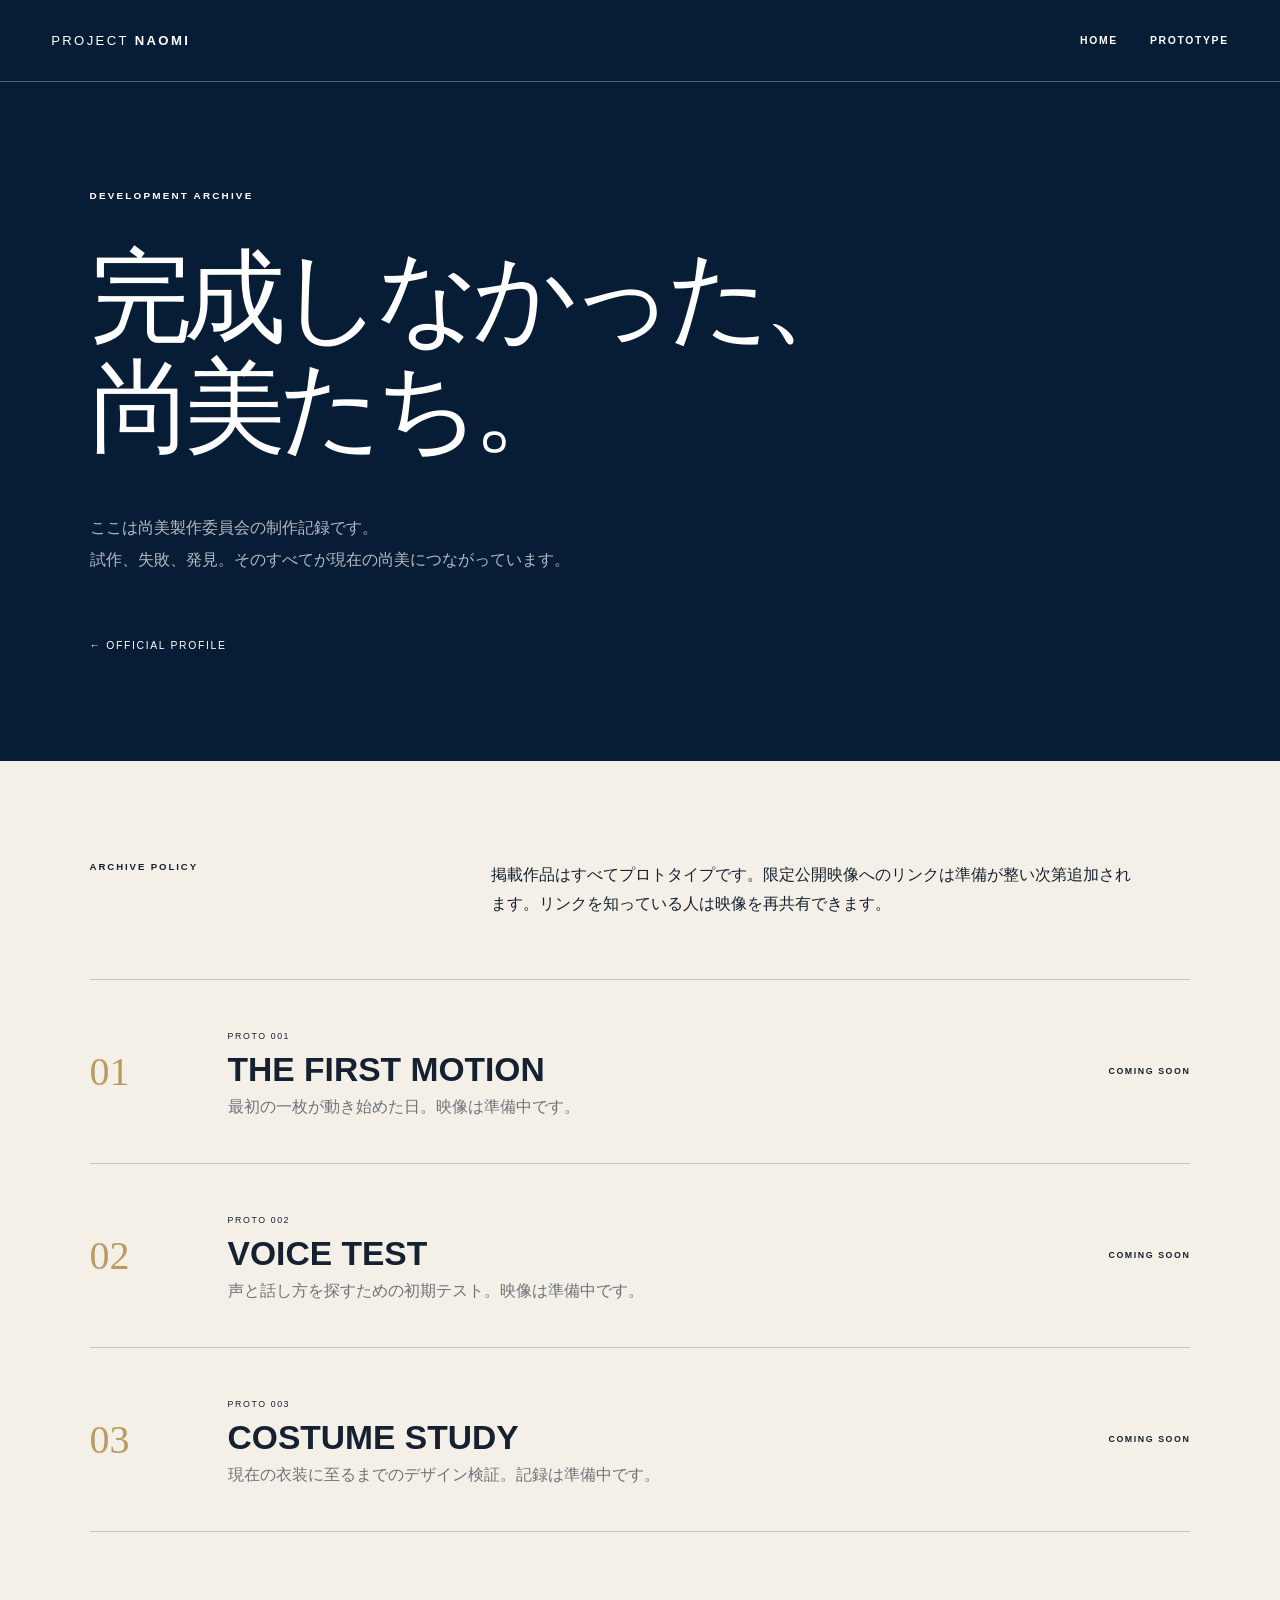
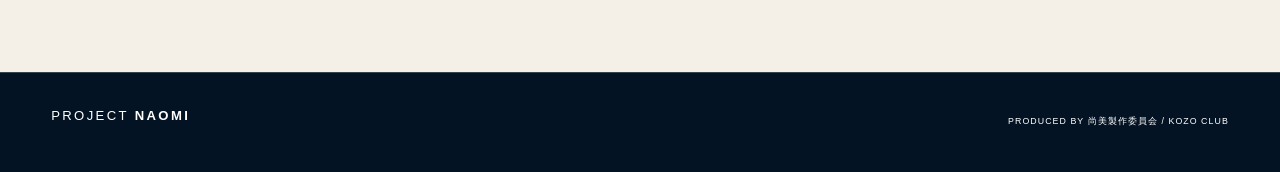
<file: prototype/index.html>
<!doctype html>
<html lang="ja">
<head>
  <meta charset="utf-8">
  <meta name="viewport" content="width=device-width, initial-scale=1">
  <title>Prototype Archive | Project Naomi</title>
  <meta name="description" content="尚美製作委員会のプロトタイプ制作記録。">
  <meta property="og:title" content="Prototype Archive | Project Naomi">
  <meta property="og:description" content="試作、失敗、発見。そのすべてが現在の尚美につながっています。">
  <meta property="og:image" content="/assets/og.png">
  <link rel="icon" href="/assets/favicon.svg">
  <link rel="stylesheet" href="/styles-original.css">
</head>
<body>
  <main class="protoPage">
    <header class="header dark"><a class="logo" href="/">PROJECT <b>NAOMI</b></a><nav><a href="/">HOME</a><a href="/prototype/">PROTOTYPE</a></nav></header>
    <section class="protoHero"><p class="micro">DEVELOPMENT ARCHIVE</p><h1>完成しなかった、<br>尚美たち。</h1><p>ここは尚美製作委員会の制作記録です。<br>試作、失敗、発見。そのすべてが現在の尚美につながっています。</p><a href="/" class="backLink">← OFFICIAL PROFILE</a></section>
    <section class="archive">
      <div class="archiveNote"><span>ARCHIVE POLICY</span><p>掲載作品はすべてプロトタイプです。限定公開映像へのリンクは準備が整い次第追加されます。リンクを知っている人は映像を再共有できます。</p></div>
      <div class="protoList">
        <article class="protoItem"><div class="protoNo">01</div><div><span>PROTO 001</span><h2>THE FIRST MOTION</h2><p>最初の一枚が動き始めた日。映像は準備中です。</p></div><b>COMING SOON</b></article>
        <article class="protoItem"><div class="protoNo">02</div><div><span>PROTO 002</span><h2>VOICE TEST</h2><p>声と話し方を探すための初期テスト。映像は準備中です。</p></div><b>COMING SOON</b></article>
        <article class="protoItem"><div class="protoNo">03</div><div><span>PROTO 003</span><h2>COSTUME STUDY</h2><p>現在の衣装に至るまでのデザイン検証。記録は準備中です。</p></div><b>COMING SOON</b></article>
      </div>
    </section>
    <footer class="darkFooter"><a class="logo" href="/">PROJECT <b>NAOMI</b></a><p>PRODUCED BY 尚美製作委員会 / KOZO CLUB</p></footer>
  </main>
</body>
</html>
</file>
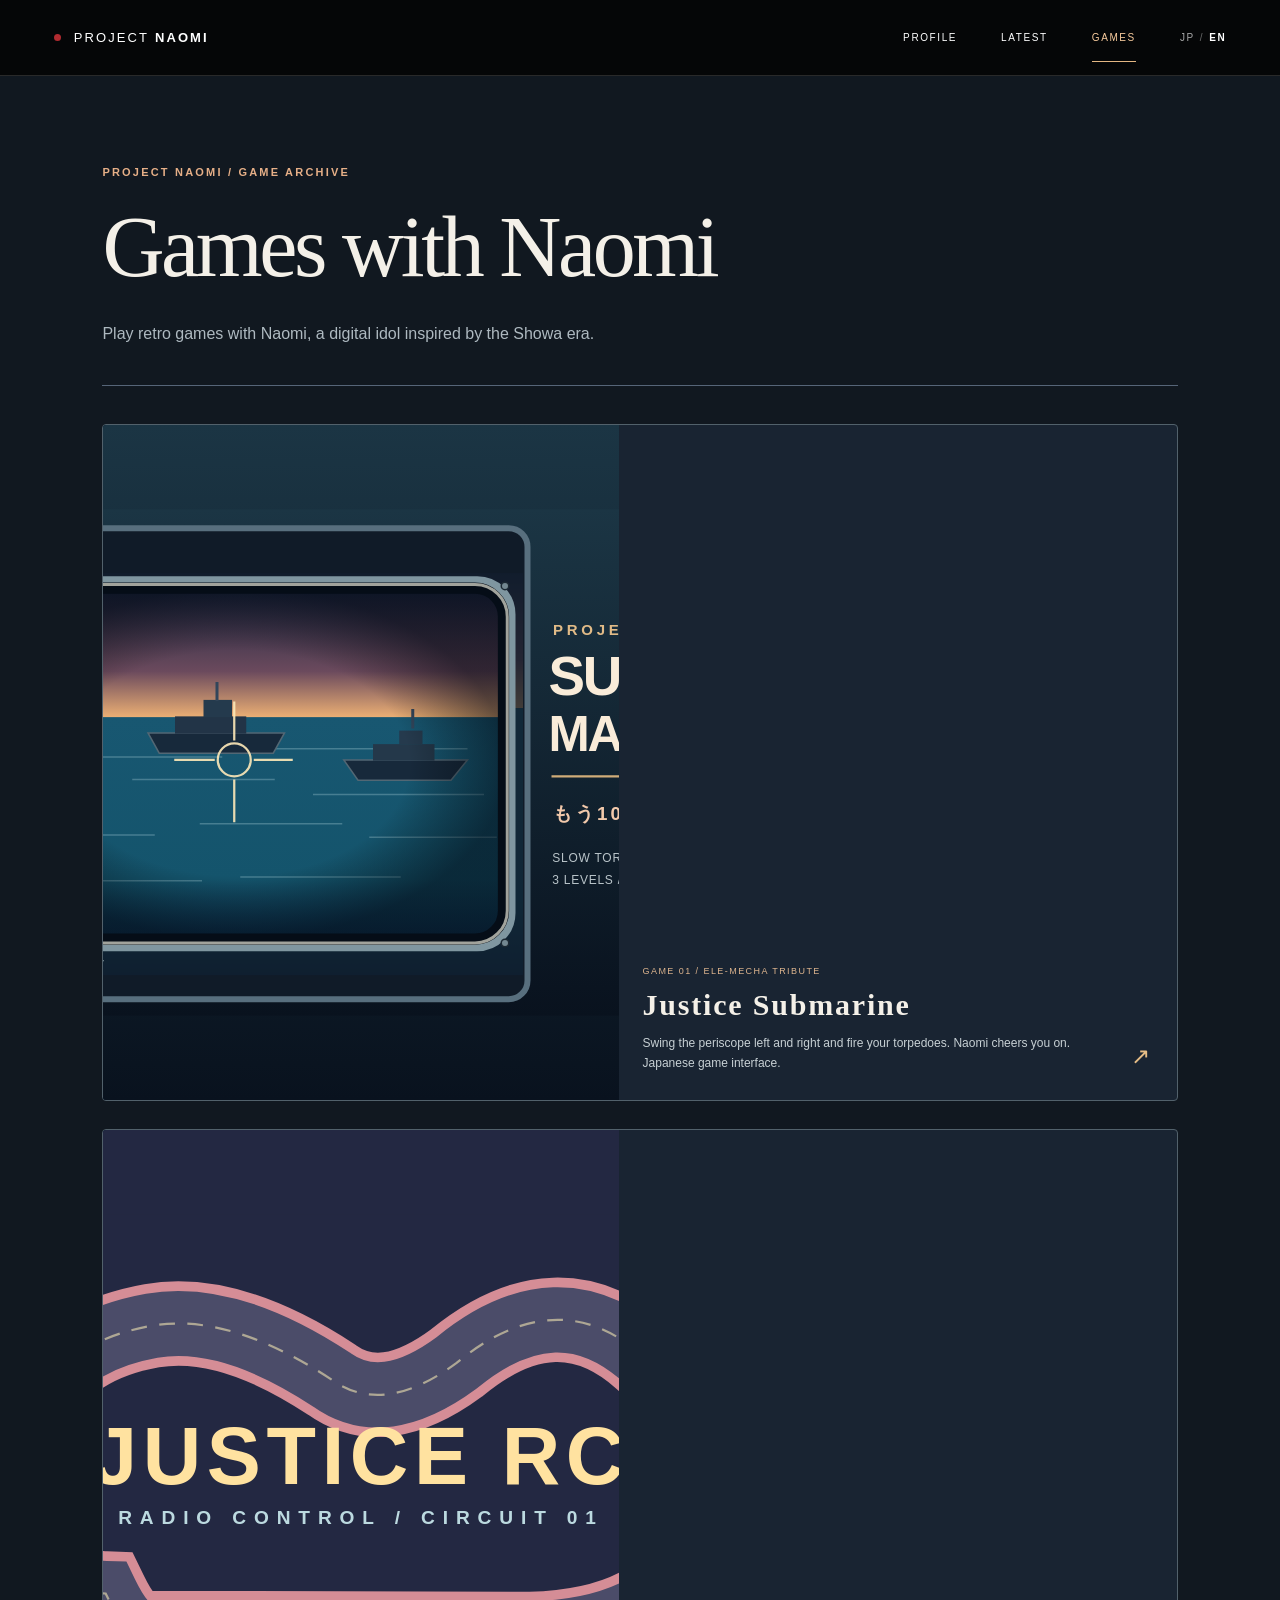
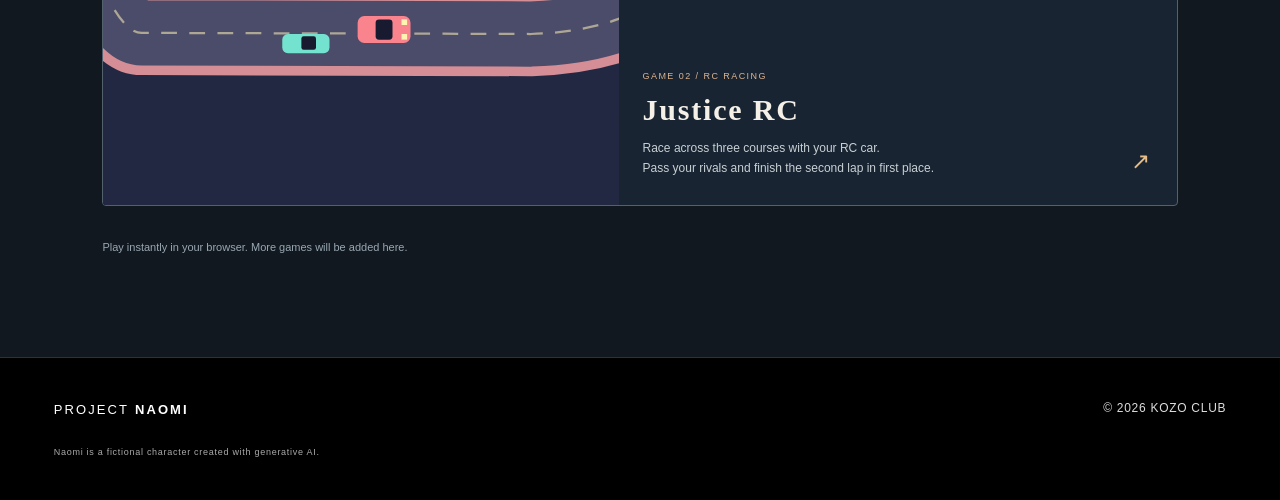
<file: en/games/index.html>
<!doctype html>
<html lang="en">
<head>
<meta charset="utf-8">
<meta name="viewport" content="width=device-width,initial-scale=1">
<title>Games with Naomi</title>
<meta name="description" content="Play browser games with Justice Naomi, including the arcade-style Justice Submarine and Justice RC.">
<meta property="og:title" content="Games with Naomi">
<meta property="og:description" content="Little games with a touch of nostalgia.">
<meta property="og:image" content="/games/submarine/cover.svg">
<meta name="twitter:card" content="summary_large_image">
<link rel="canonical" href="https://naomi.kozo-club.com/en/games/">
<link rel="alternate" hreflang="ja" href="/games/">
<link rel="alternate" hreflang="en" href="/en/games/">
<link rel="icon" href="/assets/favicon.svg">
<link rel="stylesheet" href="/styles.css?v=games-20261121">
<link rel="stylesheet" href="/games/games.css?v=naomi-20261124-mobile">
</head>
<body class="games-page">
<a class="skip-link" href="#main">Skip to content</a>
<header class="header"><a class="logo" href="/en/"><span class="logo-dot" aria-hidden="true"></span>PROJECT <b>NAOMI</b></a><nav aria-label="Main navigation"><a href="/en/#profile">PROFILE</a><a href="/en/#latest">LATEST</a><a href="/en/games/" aria-current="page">GAMES</a><div class="language-switch" role="group" aria-label="Language"><a href="/games/" hreflang="ja" lang="ja" aria-label="日本語">JP</a><i aria-hidden="true">/</i><strong aria-current="page">EN</strong></div></nav></header>
<main class="games-archive" id="main">
  <div class="games-heading">
    <p class="games-kicker">PROJECT NAOMI / GAME ARCHIVE</p>
    <h1>Games with Naomi</h1>
    <p class="games-lede">Play retro games with Naomi, a digital idol inspired by the Showa era.</p>
  </div>
  <section class="game-catalog" aria-label="Available games">
    <a class="game-entry" href="/games/justice-submarine/">
      <picture>
        <source media="(max-width: 700px)" srcset="/games/submarine/cover-mobile.svg">
        <img src="/games/submarine/cover.svg" alt="Illustration of a vintage submarine periscope aimed at warships over the sea" width="1200" height="675">
      </picture>
      <div class="game-entry-info">
        <div class="game-entry-copy">
          <p class="type">GAME 01 / ELE-MECHA TRIBUTE</p>
          <h2>Justice Submarine</h2>
          <p class="description">Swing the periscope left and right and fire your torpedoes. Naomi cheers you on.<br>Japanese game interface.</p>
        </div>
        <span class="game-entry-arrow" aria-hidden="true">↗</span>
      </div>
    </a>
    <a class="game-entry" href="/games/justice-rc/">
      <picture>
        <source media="(max-width: 700px)" srcset="/games/race/cover-mobile.svg">
        <img src="/games/race/cover.svg" alt="Justice RC track and RC race cars" width="1200" height="675">
      </picture>
      <div class="game-entry-info">
        <div class="game-entry-copy">
          <p class="type">GAME 02 / RC RACING</p>
          <h2>Justice RC</h2>
          <p class="description">Race across three courses with your RC car.<br>Pass your rivals and finish the second lap in first place.</p>
        </div>
        <span class="game-entry-arrow" aria-hidden="true">↗</span>
      </div>
    </a>
  </section>
  <p class="games-catalog-note">Play instantly in your browser. More games will be added here.</p>
</main>
<footer><a class="logo" href="/en/">PROJECT <b>NAOMI</b></a><p class="footerCopyright">© 2026 <a href="https://kozo-club.com/">KOZO CLUB</a></p><p class="footerDisclosure">Naomi is a fictional character created with generative AI.</p></footer>
</body>
</html>
</file>
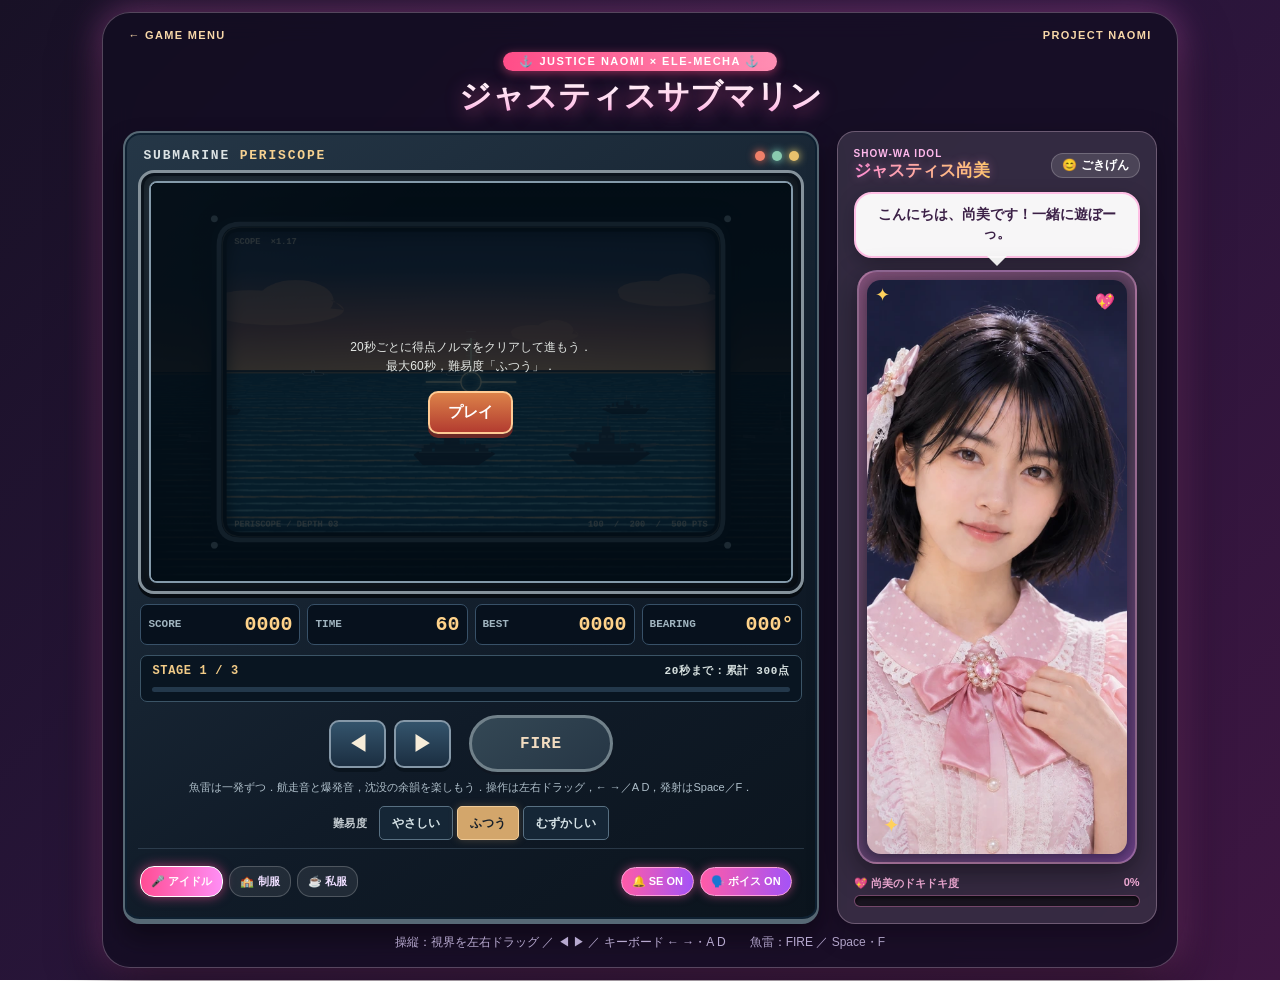
<file: games/justice-submarine/index.html>
<!doctype html>
<html lang="ja">
<head>
<meta charset="UTF-8">
<meta name="viewport" content="width=device-width,initial-scale=1,viewport-fit=cover">
<link rel="preload" as="image" href="/games/submarine/portraits/justice-god03.jpg">
<link rel="preload" as="image" href="/games/submarine/portraits/idol-cry.webp">
<title>ジャスティスサブマリン | Justice Submarine</title>
<style>
:root {
  --bg-gradient: linear-gradient(135deg, #181126 0%, #29153a 50%, #3e1642 100%);
  --panel-bg: rgba(255, 255, 255, 0.12);
  --panel-border: rgba(255, 215, 245, 0.28);
  --text-main: #ffffff;
  --text-accent: #ff8df0;
  --text-gold: #ffd15c;
  --pink-primary: #ff5ba7;
  --pink-light: #ff8ed4;
  --purple-glow: rgba(247, 107, 219, 0.45);
  --cyan-accent: #4eedf7;
  --card-radius: 18px;
  --btn-radius: 14px;
}

* {
  box-sizing: border-box;
  margin: 0;
  padding: 0;
  user-select: none;
  -webkit-user-select: none;
}

body {
  font-family: 'M PLUS Rounded 1c', -apple-system, BlinkMacSystemFont, "Segoe UI", Roboto, sans-serif;
  background: var(--bg-gradient);
  color: var(--text-main);
  min-height: 100vh;
  display: flex;
  justify-content: center;
  align-items: center;
  padding: 12px;
  overflow-x: hidden;
}

.game-container {
  display: flex;
  flex-direction: column;
  align-items: center;
  width: 100%;
  max-width: 1080px;
  background: rgba(18, 12, 33, 0.75);
  backdrop-filter: blur(14px);
  border: 1px solid var(--panel-border);
  border-radius: 28px;
  padding: 16px 20px;
  box-shadow: 0 20px 50px rgba(0, 0, 0, 0.6), 0 0 35px var(--purple-glow);
}

/* ヘッダー */
.header {
  text-align: center;
  margin-bottom: 12px;
}

.title-badge {
  display: inline-block;
  font-size: 11px;
  font-weight: 800;
  color: #fff;
  background: linear-gradient(90deg, #ff4d88, #ff8eb3);
  padding: 3px 16px;
  border-radius: 20px;
  letter-spacing: 1.5px;
  box-shadow: 0 2px 10px rgba(255, 77, 136, 0.5);
}

.game-title {
  font-size: 27px;
  font-weight: 900;
  background: linear-gradient(180deg, #ffffff 15%, #ffe1f8 65%, #ff89d8 100%);
  -webkit-background-clip: text;
  -webkit-text-fill-color: transparent;
  text-shadow: 0 4px 18px rgba(255, 91, 167, 0.6);
  margin-top: 4px;
}

/* メインレイアウト */
.main-content {
  display: flex;
  justify-content: center;
  align-items: flex-start;
  gap: 20px;
  width: 100%;
}

.panel {
  display: flex;
  flex-direction: column;
  gap: 12px;
}

.card {
  background: var(--panel-bg);
  border: 1px solid var(--panel-border);
  border-radius: var(--card-radius);
  padding: 14px;
  backdrop-filter: blur(8px);
  box-shadow: 0 8px 24px rgba(0, 0, 0, 0.25);
}

/* 左パネル */
.left-panel {
  width: 175px;
}

.panel-label {
  font-size: 13px;
  font-weight: 800;
  color: var(--text-accent);
  text-align: center;
  margin-bottom: 8px;
  text-shadow: 0 0 8px var(--purple-glow);
}

.next-box {
  display: flex;
  flex-direction: column;
  align-items: center;
}

#nextCanvas {
  background: rgba(10, 8, 20, 0.6);
  border-radius: 12px;
  border: 1px dashed rgba(255, 180, 240, 0.35);
}

.score-box {
  display: flex;
  flex-direction: column;
  gap: 10px;
}

.stat-item {
  display: flex;
  flex-direction: column;
  border-bottom: 1px solid rgba(255, 255, 255, 0.08);
  padding-bottom: 4px;
}

.stat-item:last-child {
  border-bottom: none;
  padding-bottom: 0;
}

.stat-label {
  font-size: 11px;
  font-weight: 700;
  color: #c9bcdc;
}

.stat-val {
  font-size: 20px;
  font-weight: 900;
  color: var(--text-gold);
  text-align: right;
  text-shadow: 0 0 10px rgba(255, 209, 92, 0.5);
  font-variant-numeric: tabular-nums;
}

/* 衣装切り替え */
.costume-box {
  display: flex;
  flex-direction: column;
}

.costume-toggle-group {
  display: flex;
  flex-direction: column;
  gap: 6px;
}

.costume-btn {
  background: rgba(255, 255, 255, 0.08);
  border: 1px solid rgba(255, 255, 255, 0.2);
  color: #eedeff;
  border-radius: 14px;
  padding: 7px 10px;
  font-size: 12px;
  font-weight: 700;
  cursor: pointer;
  transition: all 0.2s;
  text-align: center;
}

.costume-btn:hover {
  background: rgba(255, 255, 255, 0.2);
}

.costume-btn.active {
  background: linear-gradient(90deg, #ff4d94, #ff8ef5);
  border-color: #ffffff;
  color: #ffffff;
  box-shadow: 0 0 12px rgba(255, 77, 148, 0.6);
  font-weight: 900;
}

/* サウンドコントロール */
.sound-controls {
  display: flex;
  flex-direction: column;
  gap: 6px;
  padding: 10px;
}

.pill-btn {
  background: rgba(255, 255, 255, 0.08);
  border: 1px solid rgba(255, 255, 255, 0.2);
  color: #e5d8ff;
  border-radius: 20px;
  padding: 6px 10px;
  font-size: 11px;
  font-weight: 700;
  cursor: pointer;
  transition: all 0.2s;
}

.pill-btn:hover {
  background: rgba(255, 255, 255, 0.2);
}

.pill-btn.active {
  background: linear-gradient(90deg, #ff5ba7, #a453f7);
  border-color: #ffa1db;
  color: white;
  box-shadow: 0 0 10px rgba(255, 91, 167, 0.5);
}

/* 中央：盤面 */
.board-wrapper {
  position: relative;
}

.board-frame {
  position: relative;
  background: rgba(15, 10, 28, 0.92);
  border: 3px solid #ff71bd;
  border-radius: 22px;
  overflow: hidden;
  box-shadow: 0 0 35px rgba(255, 113, 189, 0.45), inset 0 0 20px rgba(0, 0, 0, 0.85);
}

#gameCanvas {
  display: block;
  width: 330px;
  height: 660px;
  image-rendering: pixelated;
  image-rendering: crisp-edges;
}

/* スタート・ゲームオーバーオーバーレイ */
.overlay {
  position: absolute;
  top: 0;
  left: 0;
  width: 100%;
  height: 100%;
  background: rgba(14, 8, 25, 0.88);
  backdrop-filter: blur(8px);
  display: none;
  justify-content: center;
  align-items: center;
  z-index: 10;
  animation: fadeIn 0.3s ease-out;
}

.overlay.active {
  display: flex;
}

.overlay-content {
  text-align: center;
  padding: 24px 20px;
  max-width: 300px;
  display: flex;
  flex-direction: column;
  align-items: center;
}

.overlay-avatar {
  width: 100px;
  height: 100px;
  border-radius: 50%;
  border: 3px solid #ff71bd;
  box-shadow: 0 0 25px rgba(255, 113, 189, 0.8);
  overflow: hidden;
  margin-bottom: 14px;
}

.overlay-avatar img {
  width: 100%;
  height: 100%;
  object-fit: cover;
  object-position: center top;
}

.overlay-title {
  font-size: 24px;
  font-weight: 900;
  color: #fff;
  margin-bottom: 10px;
  text-shadow: 0 0 16px #ff5ba7;
}

.overlay-desc {
  font-size: 13px;
  line-height: 1.6;
  color: #dfd2f5;
  margin-bottom: 22px;
}

.start-btn {
  background: linear-gradient(135deg, #ff4d94, #ff8ef5);
  border: 2px solid #ffffff;
  color: white;
  font-size: 19px;
  font-weight: 900;
  padding: 13px 36px;
  border-radius: 30px;
  cursor: pointer;
  box-shadow: 0 8px 25px rgba(255, 77, 148, 0.6);
  transition: transform 0.15s, box-shadow 0.15s;
}

.start-btn:hover {
  transform: scale(1.06);
  box-shadow: 0 10px 30px rgba(255, 77, 148, 0.8);
}

.start-btn:active {
  transform: scale(0.96);
}

.pulse {
  animation: pulseGlow 1.8s infinite;
}

@keyframes pulseGlow {
  0%, 100% {
    box-shadow: 0 0 15px rgba(255, 77, 148, 0.6), 0 0 30px rgba(255, 77, 148, 0.3);
  }
  50% {
    box-shadow: 0 0 30px rgba(255, 77, 148, 0.9), 0 0 50px rgba(255, 77, 148, 0.6);
  }
}

/* 連鎖カットイン */
.cutin-container {
  position: absolute;
  top: 0;
  left: 0;
  width: 100%;
  height: 100%;
  pointer-events: none;
  z-index: 8;
  display: none;
  overflow: hidden;
}

.cutin-container.play {
  display: block;
}

.cutin-banner {
  position: absolute;
  top: 40%;
  width: 130%;
  left: -15%;
  transform: translateY(-50%) rotate(-6deg);
  background: linear-gradient(90deg, rgba(255, 77, 148, 0) 0%, rgba(255, 77, 148, 0.96) 20%, rgba(147, 51, 234, 0.96) 80%, rgba(147, 51, 234, 0) 100%);
  padding: 14px 0;
  display: flex;
  align-items: center;
  justify-content: center;
  box-shadow: 0 0 40px rgba(255, 105, 180, 0.85);
  animation: cutinSlide 1.2s cubic-bezier(0.16, 1, 0.3, 1) forwards;
}

.cutin-avatar-wrap {
  width: 72px;
  height: 72px;
  border-radius: 50%;
  border: 3px solid #fff;
  background: #ff71bd;
  box-shadow: 0 0 20px rgba(255, 255, 255, 0.9);
  overflow: hidden;
  margin-right: 14px;
  flex-shrink: 0;
}

#cutinImg {
  width: 100%;
  height: 100%;
  object-fit: cover;
  object-position: center top;
}

.cutin-text {
  font-size: 28px;
  font-weight: 900;
  color: #fff;
  text-shadow: 0 0 16px #ffdb4d, 0 3px 8px rgba(0, 0, 0, 0.7);
  letter-spacing: 1.5px;
}

@keyframes cutinSlide {
  0% {
    transform: translateY(-50%) rotate(-6deg) translateX(-100%);
    opacity: 0;
  }
  20% {
    transform: translateY(-50%) rotate(-6deg) translateX(0%);
    opacity: 1;
  }
  80% {
    transform: translateY(-50%) rotate(-6deg) translateX(0%);
    opacity: 1;
  }
  100% {
    transform: translateY(-50%) rotate(-6deg) translateX(100%);
    opacity: 0;
  }
}

/* 右パネル：美少女キャラクター「尚美」 */
.right-panel {
  width: 320px;
}

.character-card {
  background: var(--panel-bg);
  border: 1px solid var(--panel-border);
  border-radius: var(--card-radius);
  padding: 16px;
  display: flex;
  flex-direction: column;
  align-items: center;
  position: relative;
  box-shadow: 0 8px 30px rgba(0, 0, 0, 0.3);
}

.char-header {
  display: flex;
  justify-content: space-between;
  align-items: center;
  width: 100%;
  margin-bottom: 10px;
}

.char-name-group {
  display: flex;
  flex-direction: column;
}

.char-title {
  font-size: 10px;
  font-weight: 800;
  color: #ffb8ec;
  letter-spacing: 1px;
}

.char-name {
  font-size: 17px;
  font-weight: 900;
  background: linear-gradient(90deg, #ff8ed4, #ffd15c);
  -webkit-background-clip: text;
  -webkit-text-fill-color: transparent;
  text-shadow: 0 0 10px rgba(255, 142, 212, 0.4);
}

.char-mood {
  font-size: 12px;
  font-weight: 700;
  background: rgba(255, 255, 255, 0.12);
  padding: 3px 10px;
  border-radius: 12px;
  border: 1px solid rgba(255, 255, 255, 0.2);
}

/* 吹き出し */
.speech-bubble {
  position: relative;
  background: rgba(255, 255, 255, 0.96);
  color: #3b2046;
  border-radius: 18px;
  padding: 12px 16px;
  margin-bottom: 12px;
  width: 100%;
  min-height: 56px;
  display: flex;
  align-items: center;
  justify-content: center;
  text-align: center;
  box-shadow: 0 6px 18px rgba(0, 0, 0, 0.25);
  border: 2px solid #ffbfe5;
  transition: transform 0.2s cubic-bezier(0.34, 1.56, 0.64, 1);
}

.speech-bubble::after {
  content: '';
  position: absolute;
  bottom: -10px;
  left: 50%;
  transform: translateX(-50%);
  border-width: 10px 10px 0;
  border-style: solid;
  border-color: rgba(255, 255, 255, 0.96) transparent;
  display: block;
  width: 0;
}

#speechText {
  font-size: 13.5px;
  font-weight: 800;
  line-height: 1.4;
}

.speech-pop {
  animation: popSpeech 0.3s cubic-bezier(0.34, 1.56, 0.64, 1);
}

@keyframes popSpeech {
  0% { transform: scale(0.92); opacity: 0.7; }
  100% { transform: scale(1); opacity: 1; }
}

/* キャラクターステージ（フォトフレーム） */
.char-stage {
  position: relative;
  width: 280px;
  height: 380px;
  display: flex;
  justify-content: center;
  align-items: center;
  border-radius: 20px;
  padding: 8px;
  background: linear-gradient(135deg, rgba(255, 142, 212, 0.3) 0%, rgba(255, 255, 255, 0.05) 50%, rgba(164, 83, 247, 0.3) 100%);
  border: 2px solid rgba(255, 180, 230, 0.4);
  box-shadow: 0 10px 30px rgba(0, 0, 0, 0.4), inset 0 0 15px rgba(255, 142, 212, 0.2);
}

.char-photo-frame {
  width: 100%;
  height: 100%;
  border-radius: 14px;
  overflow: hidden;
  position: relative;
  box-shadow: 0 4px 15px rgba(0, 0, 0, 0.3);
}

.char-img {
  width: 100%;
  height: 100%;
  object-fit: cover;
  object-position: center 20%;
  transition: transform 0.3s cubic-bezier(0.34, 1.56, 0.64, 1), opacity 0.2s;
}


/* A single restrained cue on the idol's deepest-hit portrait. */
.char-photo-frame.justice-reveal::after {
  content: ''; position: absolute; inset: 0; z-index: 1; pointer-events: none;
  border-radius: inherit;
  background: linear-gradient(112deg, transparent 30%, rgba(255,229,249,.24) 50%, transparent 70%);
  background-size: 230% 100%;
  animation: justiceLight .35s ease-out both;
}
.char-photo-frame.justice-reveal .char-img { animation: justicePortrait .35s ease-out both; }
@keyframes justiceLight {
  0% { background-position: right center; opacity: 0; }
  28% { opacity: 1; }
  100% { background-position: left center; opacity: 0; }
}
@keyframes justicePortrait {
  from { transform: scale(.98); }
  to { transform: scale(1); }
}
@media (prefers-reduced-motion: reduce) {
  .char-photo-frame.justice-reveal::after { display: none; }
  .char-photo-frame.justice-reveal .char-img { animation: none; }
}

.char-photo-frame[data-idle] .char-img {
  animation: breathing 4.5s ease-in-out infinite;
}
@media (prefers-reduced-motion: reduce) {
  .char-photo-frame[data-idle] .char-img { animation: none; }
}

.char-bounce {
  animation: charJump 0.5s cubic-bezier(0.34, 1.56, 0.64, 1);
}

.char-shake {
  animation: charPanic 0.4s ease-in-out infinite;
}

@keyframes breathing {
  0%, 100% { transform: scale(1); }
  50% { transform: scale(1.02); }
}

@keyframes charJump {
  0% { transform: translateY(0) scale(1); }
  40% { transform: translateY(-16px) scale(1.05); }
  70% { transform: translateY(3px) scale(0.98); }
  100% { transform: translateY(0) scale(1); }
}

@keyframes charPanic {
  0%, 100% { transform: translateX(0); }
  25% { transform: translateX(-3px) rotate(-0.8deg); }
  75% { transform: translateX(3px) rotate(0.8deg); }
}

/* キラキラスパークル */
.stage-sparkles {
  position: absolute;
  top: 0;
  left: 0;
  width: 100%;
  height: 100%;
  pointer-events: none;
}

.sp {
  position: absolute;
  color: #ffd15c;
  animation: sparkleFloat 3s infinite ease-in-out;
}

.sp1 { top: 12px; left: 16px; font-size: 18px; animation-delay: 0s; }
.sp2 { top: 20px; right: 20px; font-size: 16px; animation-delay: 1.2s; }
.sp3 { bottom: 25px; left: 24px; font-size: 20px; animation-delay: 2.1s; }

@keyframes sparkleFloat {
  0%, 100% { opacity: 0.3; transform: scale(0.8) translateY(0); }
  50% { opacity: 1; transform: scale(1.2) translateY(-6px); }
}

/* ゲージ */
.fever-gauge-box {
  width: 100%;
  margin-top: 12px;
}

.gauge-label-row {
  display: flex;
  justify-content: space-between;
  font-size: 11px;
  font-weight: 700;
  color: #ffb5e2;
  margin-bottom: 4px;
}

.gauge-bar {
  width: 100%;
  height: 12px;
  background: rgba(0, 0, 0, 0.5);
  border-radius: 8px;
  border: 1px solid rgba(255, 150, 220, 0.4);
  overflow: hidden;
  box-shadow: inset 0 2px 4px rgba(0, 0, 0, 0.6);
}

.gauge-fill {
  height: 100%;
  background: linear-gradient(90deg, #ff60a8, #ffd15c);
  transition: width 0.3s ease-out;
  box-shadow: 0 0 10px rgba(255, 209, 92, 0.8);
}

/* タッチ操作ボタン */
.controls-bar {
  display: flex;
  justify-content: space-between;
  width: 100%;
  max-width: 620px;
  margin-top: 14px;
  gap: 12px;
}

.control-cluster {
  display: flex;
  gap: 8px;
  flex: 1;
}

.touch-btn {
  flex: 1;
  height: 48px;
  border-radius: var(--btn-radius);
  border: 1px solid rgba(255, 255, 255, 0.3);
  background: linear-gradient(180deg, rgba(255, 255, 255, 0.2) 0%, rgba(255, 255, 255, 0.05) 100%);
  color: white;
  font-size: 18px;
  font-weight: 900;
  cursor: pointer;
  box-shadow: 0 4px 12px rgba(0, 0, 0, 0.3);
  transition: transform 0.1s, background 0.1s;
  display: flex;
  align-items: center;
  justify-content: center;
}

.touch-btn:active {
  transform: translateY(2px) scale(0.96);
  background: rgba(255, 255, 255, 0.3);
}

.touch-btn.rotate {
  background: linear-gradient(180deg, rgba(164, 83, 247, 0.5) 0%, rgba(164, 83, 247, 0.2) 100%);
  border-color: #c98eff;
}

.touch-btn.down {
  background: linear-gradient(180deg, rgba(78, 237, 247, 0.4) 0%, rgba(78, 237, 247, 0.1) 100%);
  border-color: #8efffa;
  font-size: 14px;
}

.touch-btn.drop {
  background: linear-gradient(180deg, rgba(255, 91, 167, 0.6) 0%, rgba(255, 91, 167, 0.2) 100%);
  border-color: #ffa1db;
  font-size: 14px;
}

.key-guide {
  font-size: 12px;
  color: #b7a9d0;
  margin-top: 10px;
  text-align: center;
}

kbd {
  display: inline-block;
  background: rgba(255, 255, 255, 0.15);
  border: 1px solid rgba(255, 255, 255, 0.3);
  border-radius: 6px;
  padding: 2px 7px;
  font-family: inherit;
  font-size: 11px;
  color: #fff;
  box-shadow: 0 2px 0 rgba(0, 0, 0, 0.4);
  margin: 0 2px;
}

/* レスポンシブ対応 */
@media (max-width: 900px) {
  .game-container {
    padding: 10px;
  }
  .main-content {
    flex-direction: column;
    align-items: center;
  }
  .left-panel {
    width: 100%;
    max-width: 360px;
    flex-direction: row;
    flex-wrap: wrap;
    justify-content: space-between;
  }
  .next-box {
    flex-direction: row;
    gap: 8px;
  }
  .score-box {
    display: grid;
    grid-template-columns: 1fr 1fr;
    gap: 6px;
  }
  .costume-box {
    width: 100%;
  }
  .costume-toggle-group {
    flex-direction: row;
  }
  .costume-btn {
    flex: 1;
  }
  .sound-controls {
    flex-direction: row;
    flex-wrap: wrap;
    width: 100%;
  }
  .right-panel {
    width: 100%;
    max-width: 360px;
  }
  .char-stage {
    height: 320px;
  }
}



/* ========== NAOMI SUBMARINE: only left gameplay redesigned ========== */
.game-container{max-width:1240px}
.game-title{font-size:clamp(23px,3.1vw,32px)}
.submarine-layout{display:grid;grid-template-columns:minmax(0,1fr) 320px;align-items:stretch;gap:18px}
.submarine-panel{min-width:0;display:flex;flex-direction:column;gap:0;background:linear-gradient(148deg,#244253,#111e30 67%,#091422);border:2px solid #597084;border-bottom:5px solid #071321;border-radius:17px;padding:13px;box-shadow:inset 0 0 0 2px #0e2031,0 14px 26px #0006}
.machine-label{display:flex;align-items:center;justify-content:space-between;padding:2px 5px 10px;font:800 13px ui-monospace,monospace;letter-spacing:.14em;color:#dce3e4}
.machine-label b{color:#f7d291}
.machine-lights{display:flex;gap:7px}
.machine-lights i{width:10px;height:10px;border-radius:100%;background:#ef8069;box-shadow:0 0 8px #ff7159}
.machine-lights i:nth-child(2){background:#89caaf;box-shadow:0 0 8px #90e6ca}
.machine-lights i:nth-child(3){background:#e8c16d;box-shadow:0 0 8px #f8dd76}
.scope-housing{padding:10px;background:radial-gradient(circle at center,#4a6071,#1c2935 68%,#0b121b);border:3px solid #879ba9;border-radius:26px;box-shadow:inset 0 0 0 3px #0d1b28,inset 0 0 25px #000c,0 4px 0 #08101b}
.scope-viewport{position:relative;width:100%;aspect-ratio:16/10;background:#020507;overflow:hidden;border:2px solid #849aaa;border-radius:13px;box-shadow:inset 0 0 20px #000d}
#seaCanvas{display:block;width:100%;height:100%;touch-action:none;cursor:grab}
#seaCanvas.dragging{cursor:grabbing}
.glass-glare{position:absolute;inset:0;pointer-events:none;background:linear-gradient(130deg,#ffffff13 0%,#ffffff02 22%,transparent 40%),radial-gradient(ellipse at 48% 42%,transparent 36%,#0007 87%);mix-blend-mode:screen}
.scope-overlay{position:absolute;inset:0;z-index:4;background:#03101acc;display:grid;place-items:center;text-align:center;padding:20px;transition:opacity .25s}
.scope-overlay:not(.active){opacity:0;pointer-events:none}
.scope-overlay-inner{max-width:330px}
.coin{display:inline-grid;place-items:center;width:49px;height:49px;border-radius:50%;border:3px double #f8e4a8;background:#a17c3c;color:#fff1ce;font:900 20px Georgia,serif;box-shadow:0 0 16px #fbb75d80}
.scope-overlay h2{margin:6px 0 8px;color:#ffe0a8;letter-spacing:.08em;font-size:clamp(18px,3vw,26px)}
.scope-overlay p{font-size:13px;line-height:1.7;color:#e3e7e4;margin:0 0 14px}
.scope-overlay .start-btn{padding:10px 18px;border-radius:10px;color:white;background:linear-gradient(#dc8249,#b33c30);border:2px solid #ffcb94;box-shadow:0 4px 0 #6b2826;font-size:15px}
.submarine-status{display:grid;grid-template-columns:repeat(4,minmax(0,1fr));gap:7px;padding:10px 2px}
.smeter{background:#07111d;border:1px solid #385168;border-radius:7px;padding:8px 7px;display:flex;align-items:center;justify-content:space-between;gap:6px;color:#a0b4bf;font:700 11px ui-monospace,monospace}
.smeter b{font-size:clamp(13px,1.8vw,20px);color:#ffd38a;white-space:nowrap;font-variant-numeric:tabular-nums}
.submarine-controls{display:flex;justify-content:center;align-items:center;gap:18px;padding:6px 4px}
.turn-buttons{display:flex;gap:8px}
.scope-btn{appearance:none;touch-action:none;cursor:pointer;width:57px;height:48px;background:linear-gradient(#34546c,#1b2e41);color:#f7edd9;border:2px solid #8598a8;box-shadow:0 4px 0 #0a141e;border-radius:10px;font-size:22px}
.scope-btn:active,.scope-btn.held{transform:translateY(3px);box-shadow:0 1px 0 #0a141e;background:#426e83}
.fire-btn{appearance:none;touch-action:none;cursor:pointer;min-width:144px;height:57px;border:3px solid #ffd5a2;border-radius:999px;background:radial-gradient(circle at 38% 20%,#ff9b8c,#c53529 75%);box-shadow:0 5px 0 #721b1d,0 0 18px #fc674044;color:white;text-shadow:0 2px #841f1c;font:900 23px ui-monospace,monospace}
.fire-btn:active{transform:translateY(4px);box-shadow:0 1px 0 #721b1d}
.scope-help{text-align:center;padding:2px 4px 10px;color:#afbfca;font-size:11px}
.submarine-options{margin-top:auto;display:flex;gap:12px;justify-content:space-between;align-items:center;border-top:1px solid #61788d55;padding:10px 2px 0;flex-wrap:wrap}
.submarine-options .costume-toggle-group{display:flex;flex-direction:row;flex-wrap:wrap;gap:6px}
.submarine-options .sound-controls{display:flex;flex-direction:row;gap:6px}
.submarine-options .costume-btn,.submarine-options .pill-btn{font-size:11px}
.submarine-layout .right-panel{width:320px}
.submarine-layout .character-card{height:100%}
.submarine-layout .char-stage{flex:1;min-height:270px}
.submarine-layout .char-img{max-height:100%}
/* The RC-style tall desktop crop follows the face and the gesture together. */
@media(min-width:751px){
  .char-img[src$="/idol-ready.webp"]{object-position:55% 20%}
  .char-img[src$="/idol-peace.webp"]{object-position:63% 20%}
  .char-img[src$="/school.webp"]{object-position:64% 20%}
  .char-img[src$="/casual-wave.webp"]{object-position:75% 20%}
  .char-img[src$="/casual-cheer.webp"]{object-position:57% 20%}
  .char-img[src$="/justice-god03.jpg"]{object-position:71% 20%}
}

@media(max-width:1000px){
  .submarine-layout{grid-template-columns:minmax(0,1fr) 290px;gap:10px}
  .submarine-layout .right-panel{width:290px}
  .submarine-status{grid-template-columns:repeat(2,1fr)}
  .submarine-options{justify-content:center}
}
@media(max-width:750px){
  .submarine-layout{display:flex;flex-direction:column;align-items:stretch}
  .submarine-layout .right-panel{width:100%;max-width:none}
  .submarine-layout .char-stage{min-height:260px;height:340px;flex:none}
  .submarine-panel{padding:9px}
  .scope-housing{padding:7px}
  .submarine-status{grid-template-columns:repeat(2,1fr)}
  .submarine-controls{gap:12px}
  .scope-btn{width:48px;height:43px}
  .fire-btn{min-width:118px;height:48px;font-size:19px}
  .submarine-options .costume-toggle-group{flex-direction:row}
}

</style>
<meta name="description" content="尚美が応援するエレメカ風サブマリンゲーム．潜望鏡を左右に動かして軍艦を狙おう．">
<meta property="og:title" content="ジャスティスサブマリン | Justice Submarine">
<meta property="og:image" content="https://naomi.kozo-club.com/games/submarine/cover.svg">
<link rel="icon" href="/assets/favicon.svg">
<link rel="canonical" href="https://naomi.kozo-club.com/games/justice-submarine/">
<style>
.naomi-game-breadcrumb{width:100%;display:flex;justify-content:space-between;gap:12px;margin:0 0 10px;padding:0 5px}
.naomi-game-breadcrumb a{color:#f7d7a8;text-decoration:none;font-size:11px;letter-spacing:.12em;font-weight:800}
.naomi-game-breadcrumb a:focus-visible,.naomi-game-breadcrumb a:hover{color:#fff7eb;text-decoration:underline;text-underline-offset:5px}
@media(max-width:520px){.naomi-game-breadcrumb{margin-bottom:5px}.naomi-game-breadcrumb a{font-size:9px}}
</style>
<link rel="stylesheet" href="/games/submarine/game-v3.css?v=20261124-touch-play">
<link rel="stylesheet" href="/games/phone-cabinet.css?v=20261124-1">
</head>
<body>
<div class="game-container">
<nav class="naomi-game-breadcrumb" aria-label="ゲームのナビゲーション"><a href="/games/">← GAME MENU</a><a href="/">PROJECT NAOMI</a></nav>
<header class="header">
  <div class="title-badge">⚓ JUSTICE NAOMI × ELE-MECHA ⚓</div>
  <h1 class="game-title">ジャスティスサブマリン</h1>
</header>
<main class="main-content submarine-layout">
<section class="submarine-panel" aria-label="ジャスティスサブマリン">
  <div class="machine-label"><span>SUBMARINE <b>PERISCOPE</b></span><span class="machine-lights"><i></i><i></i><i></i></span></div>
  <div class="scope-housing">
    <div class="scope-viewport" id="scopeViewport">
      <canvas id="seaCanvas" width="960" height="600" aria-label="潜望鏡の視界．左右にドラッグして船を探す"></canvas>
      <div class="glass-glare"></div>
      <div id="overlayScreen" class="scope-overlay active">
        <div class="scope-overlay-inner">
          <h2 id="overlayTitle"></h2>
          <p id="overlayDesc">角丸の潜望鏡で戦艦・駆逐艦・遠くの潜水艦を狙おう．<br>一発ずつ魚雷を撃って，20秒ごとのノルマを越えよう．最大60秒．</p>
          <button id="startBtn" class="start-btn">プレイ</button>
        </div>
      </div>
      <div id="checkpointToast" class="checkpoint-toast" role="status" aria-live="polite"></div>
      <div id="cutinContainer" class="cutin-container">
        <div class="cutin-banner">
          <div class="cutin-avatar-wrap"><img id="cutinImg" src="/games/submarine/portraits/idol-peace.webp" alt="ジャスティス尚美"></div>
          <div id="cutinText" class="cutin-text">HIT!</div>
        </div>
      </div>
    </div>
  </div>
  <div class="submarine-status">
    <div class="smeter">SCORE <b id="scoreVal">0000</b></div>
    <div class="smeter">TIME <b id="timeVal">60</b></div>
    <div class="smeter">BEST <b id="bestVal">0000</b></div>
    <div class="smeter">BEARING <b id="bearingVal">000°</b></div>
  </div>
  <div class="stage-status" role="status" aria-live="polite">
    <div class="stage-state">
      <span id="stageLabel">STAGE 1 / 3</span>
      <span id="quotaLabel">20秒まで：累計 300点</span>
    </div>
    <div class="stage-progress" aria-hidden="true"><span id="stageProgress"></span></div>
  </div>
  <div class="submarine-controls">
    <div class="touch-paddle" id="scopeTouch" role="group" aria-label="潜望鏡：左右にスライド，離すと中央"><span aria-hidden="true"></span></div>
    <div class="turn-buttons">
      <button id="btnLeft" class="scope-btn" aria-label="左に回す" type="button">◀</button>
      <button id="btnRight" class="scope-btn" aria-label="右に回す" type="button">▶</button>
    </div>
    <button id="btnFire" class="fire-btn" type="button">FIRE</button>
  </div>
  <div class="scope-help touch-help">潜望鏡を左右にスライド．離すと中央に戻ります．</div>
  <div class="scope-help desktop-help">魚雷は一発ずつ．航走音と爆発音，沈没の余韻を楽しもう．操作は左右ドラッグ，← →／A D，発射はSpace／F．</div>
  <div class="difficulty-box" aria-label="難易度選択">
    <span class="difficulty-title">難易度</span>
    <div class="difficulty-buttons" role="group" aria-label="難易度">
      <button class="difficulty-btn" data-difficulty="easy" type="button" aria-pressed="false">やさしい</button>
      <button class="difficulty-btn selected" data-difficulty="normal" type="button" aria-pressed="true">ふつう</button>
      <button class="difficulty-btn" data-difficulty="hard" type="button" aria-pressed="false">むずかしい</button>
    </div>
  </div>
  <div class="submarine-options">
    <div class="costume-toggle-group" role="group" aria-label="尚美の衣装">
      <button id="costumeIdolBtn" class="costume-btn active" type="button" aria-pressed="true">🎤 アイドル</button>
      <button id="costumeSchoolBtn" class="costume-btn" type="button" aria-pressed="false">🏫 制服</button>
      <button id="costumeCasualBtn" class="costume-btn" type="button" aria-pressed="false">☕ 私服</button>
    </div>
    <div class="sound-controls">
      <button id="seToggleBtn" class="pill-btn active" type="button">🔔 SE ON</button>
      <button id="voiceToggleBtn" class="pill-btn active" type="button">🗣️ ボイス ON</button>
    </div>
  </div>
</section>
<!-- 右サイド：美少女キャラクター「尚美」エリア -->
      <aside class="panel side-panel right-panel character-panel">
        <div class="character-card">
          <div class="char-header">
            <div class="char-name-group">
              <span class="char-title">SHOW-WA IDOL</span>
              <span class="char-name" id="charName">ジャスティス尚美</span>
            </div>
            <span class="char-mood" id="charMoodBadge">😊 ごきげん</span>
          </div>

          <!-- 吹き出し -->
          <div class="speech-bubble" id="speechBubble">
            <p id="speechText">こんにちは、尚美です！一緒に遊ぼーっ。</p>
          </div>

          <!-- キャラクター立ち絵表示部 -->
          <div class="char-stage">
            <div class="char-photo-frame" data-idle>
              <img id="charImage" class="char-img active" src="/games/submarine/portraits/idol-ready.webp" alt="尚美">
            </div>
            <!-- キラキラエフェクト装飾 -->
            <div class="stage-sparkles">
              <span class="sp sp1">✦</span>
              <span class="sp sp2">💖</span>
              <span class="sp sp3">✦</span>
            </div>
          </div>

          <!-- テンション / フィーバーゲージ -->
          <div class="fever-gauge-box">
            <div class="gauge-label-row">
              <span>💖 尚美のドキドキ度</span>
              <span id="feverPercent">0%</span>
            </div>
            <div class="gauge-bar">
              <div id="feverFill" class="gauge-fill" style="width: 0%;"></div>
            </div>
          </div>
        </div>
      </aside>
    
</main>
<div class="key-guide">操縦：視界を左右ドラッグ ／ ◀ ▶ ／ キーボード ← →・A D　　魚雷：FIRE ／ Space・F</div>
</div>
<script>
/* Approved C17 portraits. Never mix outfits during a reaction. */
const PORTRAIT_DIR = '/games/submarine/portraits/';
const COSTUMES = {
  idol: { button: 'costumeIdolBtn', normal: 'idol-ready', happy: 'idol-peace', greeting: 'アイドル衣装に着替えたよ！キラキラいこ〜✨' },
  school: { button: 'costumeSchoolBtn', normal: 'school', greeting: '制服に着替えたよ。放課後楽しみだね。' },
  casual: { button: 'costumeCasualBtn', normal: 'casual-wave', cheer: 'casual-cheer', greeting: '私服に着替えたよ。ドキドキするねっ。' }
};
const portrait = name => PORTRAIT_DIR + name + '.webp';


class NaomiCharacter {
  constructor(soundManager) {
    this.sound = soundManager;
    this.state = 'normal'; // 'normal', 'happy', 'panic', 'sad'
    this.currentCostume = 'idol';

    this.imgElement = document.getElementById('charImage');
    this.speechText = document.getElementById('speechText');
    this.speechBubble = document.getElementById('speechBubble');
    this.moodBadge = document.getElementById('charMoodBadge');
    this.feverFill = document.getElementById('feverFill');
    this.feverPercent = document.getElementById('feverPercent');
    this.cutinContainer = document.getElementById('cutinContainer');
    this.cutinText = document.getElementById('cutinText');
    this.cutinImg = document.getElementById('cutinImg');

    this.fever = 0;

    this.initCostumeButtons();
    this.setState('normal');
  }

  beginPlay() {
    this.imgElement.parentElement.removeAttribute('data-idle');
  }

  initCostumeButtons() {
    this.costumeButtons = Object.entries(COSTUMES).map(([key, costume]) => [
      key, document.getElementById(costume.button)
    ]);
    for (const [key, button] of this.costumeButtons) {
      button.addEventListener('click', () => this.setCostume(key));
    }
  }

  setCostume(costumeKey) {
    if (!Object.hasOwn(COSTUMES, costumeKey)) return;
    this.currentCostume = costumeKey;
    for (const [key, button] of this.costumeButtons) {
      const selected = key === costumeKey;
      button.classList.toggle('active', selected);
      button.setAttribute('aria-pressed', String(selected));
    }
    this.say(COSTUMES[costumeKey].greeting);
    this.setState(this.state);
  }

  updatePortrait(line = '') {
    const costume = COSTUMES[this.currentCostume];
    const name = line === '次はいけるっ！' && costume.cheer
      ? costume.cheer : costume[this.state] || costume.normal;
    const src = this.currentCostume === 'idol' && line === 'ジャスティスっ！'
      ? PORTRAIT_DIR + 'justice-god03.jpg' : portrait(name);
    if (this.imgElement.getAttribute('src') === src) return;
    const frame = this.imgElement.parentElement;
    frame.classList.remove('justice-reveal');
    this.imgElement.classList.remove('miss-cry');
    this.imgElement.src = src;
    if (src.endsWith('/justice-god03.jpg')) {
      this.imgElement.decode().then(() => {
        if (this.imgElement.getAttribute('src') === src) frame.classList.add('justice-reveal');
      }).catch(() => {});
    }
  }

  showMiss() {
    this.imgElement.src = portrait(this.currentCostume + '-cry');
    this.imgElement.classList.remove('miss-cry');
    void this.imgElement.offsetWidth;
    this.imgElement.classList.add('miss-cry');
  }

  setState(state, line = '') {
    this.state = state;
    const moodMap = {
      normal: { badge: '😊 ごきげん', class: '' },
      happy: { badge: '💖 超ハッピー！', class: 'char-bounce' },
      panic: { badge: '💦 あわあわ大ピンチ！', class: 'char-shake' },
      sad: { badge: '😢 しょんぼり…', class: '' }
    };

    const info = moodMap[state] || moodMap.normal;
    this.moodBadge.textContent = info.badge;

    this.updatePortrait(line);
    this.imgElement.className = `char-img ${info.class}`;
  }

  say(text) {
    this.speechText.textContent = text;
    this.updatePortrait(text);
    this.speechBubble.classList.remove('speech-pop');
    void this.speechBubble.offsetWidth;
    this.speechBubble.classList.add('speech-pop');

  }

  triggerCutin(chainCount) {
    const labels = [
      '',
      '⚓ HIT! ⚓',
      '💥 500 PTS! 💥',
      '⏱ TIME BONUS! ⏱',
      '🌟 GREAT SHOT! 🌟',
      '👑 SUBMARINE ACE! 👑'
    ];
    const text = labels[Math.min(chainCount, labels.length - 1)] || '⚓ HIT! ⚓';
    this.cutinText.textContent = text;

    if (this.cutinImg) {
      // ジャスティスポーズでカットイン！
      const costume = COSTUMES[this.currentCostume];
      this.cutinImg.src = portrait(costume.happy || costume.normal);
    }

    this.cutinContainer.classList.remove('play');
    void this.cutinContainer.offsetWidth;
    this.cutinContainer.classList.add('play');

    setTimeout(() => {
      this.cutinContainer.classList.remove('play');
    }, 1200);
  }

  addFever(amount) {
    this.fever = Math.min(100, Math.max(0, this.fever + amount));
    this.feverFill.style.width = `${this.fever}%`;
    this.feverPercent.textContent = `${Math.floor(this.fever)}%`;
  }
}

// ==========================================

</script>
<script src="/games/submarine/game-v3.js?v=20261125-reload-label"></script>
</body>
</html>
</file>
<file: styles.css>
@charset "UTF-8";
:root{--paper:#f3f2ed;--ink:#111;--muted:#686863;--red:#b12b30;--line:#d3d2cd}
*{box-sizing:border-box}html{scroll-behavior:smooth;scroll-padding-top:24px}body{margin:0;color:var(--ink);background:var(--paper);font-family:"Helvetica Neue","Hiragino Kaku Gothic ProN","Yu Gothic",sans-serif;-webkit-font-smoothing:antialiased}a{color:inherit;text-decoration:none}button{font:inherit;cursor:pointer}img{display:block;max-width:100%}button,a{-webkit-tap-highlight-color:transparent}a:focus-visible,button:focus-visible,summary:focus-visible{outline:2px solid var(--red);outline-offset:6px}::selection{background:var(--red);color:white}.skip-link{position:fixed;top:-80px;left:20px;padding:14px 20px;background:white;z-index:20}.skip-link:focus{top:12px}
.header{height:76px;display:flex;justify-content:space-between;align-items:center;padding:0 4.2%;background:#000;color:#fff;border-bottom:1px solid #292929}.logo{font-size:13px;letter-spacing:.16em;display:inline-flex;gap:6px;align-items:center;white-space:nowrap}.logo-dot{width:7px;height:7px;background:var(--red);border-radius:100%;margin-right:7px}.logo b{font-weight:800}.header nav{display:flex;gap:44px;font-size:10px;letter-spacing:.16em}.header nav a{padding:18px 0}.header nav a:hover{color:#d2bdbd}.header nav span{margin-left:10px}
.hero{isolation:isolate;background:#000;position:relative;height:calc(100svh - 76px);min-height:740px;max-height:1000px;overflow:hidden}.hero-beams{position:absolute;inset:0;width:100%;height:100%;z-index:0}.hero-edition{position:absolute;inset:27px 4.2% auto;display:flex;justify-content:space-between;font-size:9px;letter-spacing:.18em;color:white;mix-blend-mode:difference;z-index:1}.hero-title{position:absolute;top:38%;left:0;width:100%;text-align:center;z-index:1;color:white;mix-blend-mode:difference;white-space:nowrap}.hero-title p{font-size:clamp(14px,1.45vw,23px);font-weight:600;letter-spacing:.07em;margin:0 0 17px}.hero-title h1{font-size:clamp(32px,4.05vw,70px);line-height:1.25;letter-spacing:-.065em;margin:0;font-weight:800}.hero-person{position:absolute;bottom:0;width:33.3%;height:auto;max-width:610px;z-index:2;pointer-events:none}.hero-person.real{left:.5%}.hero-person.manga{right:.5%}.hero-bottom{position:absolute;inset:auto 4.2% 33px;display:flex;align-items:end;justify-content:space-between;gap:30px;color:white;mix-blend-mode:difference;z-index:3}.hero-description{font-size:11px;line-height:1.9;letter-spacing:.03em}.hero-scroll{font-size:10px;letter-spacing:.17em;padding:12px 0;border-bottom:1px solid white;display:flex;gap:72px;align-items:center}.hero-scroll span{font-size:20px}.hero-credit{text-align:right;font-size:9px;line-height:1.8;letter-spacing:.16em}.chapter-strip{background:#000;color:#eee;display:flex;justify-content:space-between;padding:25px 4.2%;font-size:9px;letter-spacing:.16em;border-top:1px solid #2c2c2c}
.micro{font-size:10px;line-height:1.5;font-weight:600;letter-spacing:.16em;margin:0;color:var(--red)}.current{padding:130px 8%;display:grid;grid-template-columns:.88fr 1.12fr;gap:10%;align-items:center}.currentPhoto{position:relative;background:#ddd;overflow:hidden;align-self:stretch;min-height:640px}.currentPhoto img{width:100%;height:100%;object-fit:cover;position:absolute;inset:0}.currentPhoto span{position:absolute;bottom:22px;left:24px;color:white;font-size:10px;letter-spacing:.18em;border:1px solid #ffffff80;padding:8px 14px;backdrop-filter:blur(6px)}.currentInfo h2{font-family:"Hiragino Mincho ProN","Yu Mincho",serif;font-size:clamp(38px,4.6vw,72px);line-height:1.35;letter-spacing:-.06em;font-weight:500;margin:30px 0}.currentLead{font-size:13px;line-height:2.2;margin:0 0 34px}.current dl{margin:0;border-top:1px solid var(--ink)}.current dl div{display:grid;grid-template-columns:145px 1fr;gap:10px;padding:15px 0;border-bottom:1px solid var(--line)}dt{font-size:9px;letter-spacing:.1em;line-height:1.6}dd{font-size:12px;margin:0;line-height:1.6}.disclosure{font-size:10px;line-height:1.9;color:var(--muted);max-width:420px;margin:24px 0 0}
.works{padding:110px 8% 100px;background:#141414;color:white}.works>.micro{color:#c88183}.worksTitle{display:flex;justify-content:space-between;align-items:end;gap:40px;margin:27px 0 52px}.worksTitle h2{font-family:"Hiragino Mincho ProN","Yu Mincho",serif;font-size:clamp(42px,5vw,72px);line-height:1.25;letter-spacing:-.05em;font-weight:500;margin:0}.worksTitle>p{font-size:13px;line-height:2;color:#bdbdb8;margin:0 0 5px}.socialColumns{display:grid;grid-template-columns:1.1fr .9fr;gap:30px;align-items:start}.socialCard{min-width:0}.socialCardTop{display:flex;justify-content:space-between;align-items:start;gap:18px;padding:25px 0;border-top:1px solid #797979}.socialCardTop .micro{font-size:8px;color:#aaa}.socialCardTop h3{font-family:Georgia,serif;font-size:34px;font-weight:400;letter-spacing:-.03em;margin:12px 0 8px}.socialCardTop h3 span{font-family:sans-serif;font-size:11px;color:#aaa;margin-left:10px}.socialCardTop small{font-size:10px;letter-spacing:.03em;color:#b5b5b0}.socialCardTop>a{font-size:9px;letter-spacing:.07em;margin-top:5px;border-bottom:1px solid #888;padding-bottom:9px;white-space:nowrap}.igViewerTop{display:flex;align-items:center;justify-content:space-between;gap:12px;background:#f4f3ee;color:#333;padding:15px 20px;border-bottom:1px solid var(--line)}.igViewerTop>span{font-size:10px}.igViewerControls{display:flex;gap:8px;align-items:center}.igViewerControls>span{font-size:10px;letter-spacing:.1em;margin-right:6px}.igViewerControls button{width:32px;height:32px;border:1px solid #bdbdb6;background:transparent;border-radius:50%;font-size:16px}.igViewerControls button:disabled{opacity:.25;cursor:default}.igLargeViewport{display:flex;overflow-x:auto;scroll-snap-type:x mandatory;scrollbar-width:none;background:var(--paper);color:var(--ink);overscroll-behavior-x:contain}.igLargeViewport::-webkit-scrollbar{display:none}.igLargeSlide{flex:0 0 100%;min-width:0;scroll-snap-align:start;scroll-snap-stop:always}.post-preview{position:relative;min-height:350px;padding:30px;display:flex;flex-direction:column;align-items:center;justify-content:center;background:#edebe5}.post-type{font-size:9px;letter-spacing:.13em;position:absolute;top:23px;left:24px}.post-symbol{font-family:Georgia,serif;font-size:76px;line-height:1;color:#99958b;font-weight:400}.post-preview h4{font-weight:500;font-size:23px;letter-spacing:.02em;margin:21px 0 10px}.post-preview p{font-size:10px;color:#6d6b63;margin:0 0 24px}.post-preview>a{font-size:11px;border-bottom:1px solid #777;padding:7px 0}.load-post{background:transparent;border:0;font-size:10px;color:#777;margin-top:16px;text-decoration:underline;text-underline-offset:3px}.igLargeSlide .instagram-media{min-width:0!important;width:100%!important;margin:0!important}.igAutoList{border-top:1px solid #555;border-bottom:1px solid #555;padding:18px 0;font-size:10px}.igAutoList summary{cursor:pointer;line-height:1.7}.igAutoListBody{margin-top:20px;color:black}.socialCardNote{font-size:10px;color:#aaa;line-height:1.9;margin:16px 0 0}.xContent{min-height:414px;border:1px solid #505050;display:flex;align-items:center;padding:32px;background:#1d1d1d}.xLatestPanel{width:100%}.xLatestLogo{font-size:42px;line-height:1}.xLatestOverline{font-size:8px;color:#a49b9b;letter-spacing:.16em;margin:27px 0 15px}.xLatestHeading{font-family:"Yu Mincho",serif;font-size:27px;letter-spacing:-.03em;margin:0 0 20px}.xLatestDescription{font-size:12px;color:#b5b5b0;line-height:2;margin:0 0 30px}.xLatestAction{display:flex;justify-content:space-between;align-items:center;gap:10px;font-size:11px;border-bottom:1px solid #777;padding:13px 0}.xLatestAction span{font-size:22px}.socialOfficialLinks{display:grid;grid-template-columns:repeat(3,1fr);gap:30px;margin-top:56px}.socialOfficialLinks a{border-top:1px solid #777;padding-top:23px;display:flex;flex-direction:column;gap:12px;font-size:11px}.socialOfficialLinks span{font-size:9px;letter-spacing:.15em;color:#b7b7b1}.socialOfficialLinks a:hover{color:#d7a6a8}
.adamCta{padding:120px 8% 140px;display:grid;grid-template-columns:1fr 1fr;gap:9%;align-items:center}.adamCtaImages{display:grid;grid-template-columns:1fr 1fr;gap:18px;align-items:start}.adamCtaImages img{width:100%;height:340px;object-fit:cover}.adamCtaImages img:nth-child(2){margin-top:65px;height:290px}.adamCtaText h2{font-family:"Hiragino Mincho ProN","Yu Mincho",serif;font-size:clamp(32px,3.6vw,56px);line-height:1.4;font-weight:500;letter-spacing:-.05em;margin:25px 0}.adamCtaText>p:not(.micro){font-size:12px;line-height:2.2}.adamCtaText>a{font-size:12px;display:flex;justify-content:space-between;margin-top:35px;border-bottom:1px solid #222;padding-bottom:16px}.adamCtaText>a span{font-size:20px}footer{background:#000;color:white;padding:40px 4.2%;display:flex;align-items:center;justify-content:space-between;gap:24px;font-size:8px;letter-spacing:.09em}footer>a:not(.logo){font-size:9px}footer p{color:#aaa;line-height:1.8;margin:0}
@media(min-width:1700px){.hero-title{top:36%}.hero-person.real{left:3%}.hero-person.manga{right:3%}.current,.works,.adamCta{padding-left:max(8%,calc((100vw - 1400px)/2));padding-right:max(8%,calc((100vw - 1400px)/2))}}
@media(max-width:1050px){.current{gap:7%;padding:90px 6%}.currentPhoto{min-height:580px}.current dl div{grid-template-columns:112px 1fr}.socialColumns{gap:24px}.works{padding:90px 6%}.xContent{padding:24px}.xLatestHeading{font-size:23px}.adamCta{padding:90px 6%;gap:6%}.adamCtaImages img{height:280px}.adamCtaImages img:nth-child(2){height:240px}footer{flex-wrap:wrap}footer p:last-child{margin-left:auto}.hero-title{top:41%}.hero-person{width:34%}}
@media(max-width:767px){.header{height:65px;padding:0 6%}.logo{font-size:10px;letter-spacing:.1em;gap:4px}.logo-dot{width:5px;height:5px;margin-right:4px}.header nav{gap:17px;font-size:8px;letter-spacing:.07em}.header nav span{display:none}.hero{height:650px;min-height:0;max-height:none}.hero-edition{inset:25px 6% auto;font-size:7px;letter-spacing:.12em}.hero-title{top:107px}.hero-title p{font-size:13px;letter-spacing:.02em;margin-bottom:12px}.hero-title h1{font-size:clamp(27px,7.3vw,54px);letter-spacing:-.07em}.hero-person{width:51%;max-width:none;bottom:102px}.hero-person.real{left:-1%}.hero-person.manga{right:-1%}.hero-bottom{inset:auto 6% 23px;gap:8px;flex-wrap:wrap;align-items:end}.hero-description{width:100%;font-size:9px;line-height:1.8;margin-bottom:9px}.hero-scroll{font-size:8px;letter-spacing:.1em;gap:45px;padding:8px 0}.hero-scroll span{font-size:17px}.hero-credit{font-size:7px}.chapter-strip{padding:20px 6%;font-size:7px;letter-spacing:.1em}.chapter-strip span:nth-child(2){display:none}.current{grid-template-columns:1fr;padding:70px 6%;gap:35px}.currentPhoto{min-height:0;height:450px;width:78%;max-width:380px}.currentPhoto img{object-position:center 20%}.currentPhoto span{font-size:8px;bottom:16px;left:16px}.currentInfo h2{font-size:45px;line-height:1.25;margin:23px 0}.currentLead{font-size:12px;margin-bottom:27px}.current dl div{padding:13px 0;grid-template-columns:120px 1fr}dd{font-size:11px}.disclosure{font-size:9px}.works{padding:70px 6%}.worksTitle{display:block;margin:23px 0 34px}.worksTitle h2{font-size:48px}.worksTitle>p{font-size:11px;margin:23px 0 0}.socialColumns{grid-template-columns:1fr;gap:40px}.socialCardTop{padding:22px 0}.socialCardTop h3{font-size:30px}.socialCardTop>a{font-size:8px}.igViewerTop{padding:12px 14px}.igViewerTop>span{font-size:9px}.igViewerControls{gap:6px}.igViewerControls button{width:30px;height:30px}.post-preview{min-height:310px}.post-preview h4{font-size:23px}.xContent{min-height:340px;padding:27px}.xLatestHeading{font-size:27px}.socialOfficialLinks{grid-template-columns:1fr;gap:0;margin-top:40px}.socialOfficialLinks a{flex-direction:row;justify-content:space-between;gap:16px;padding:22px 0;align-items:center;font-size:10px}.socialOfficialLinks span{font-size:8px}.adamCta{grid-template-columns:1fr;padding:70px 6% 80px;gap:45px}.adamCtaImages{width:90%;gap:15px}.adamCtaImages img{height:260px}.adamCtaImages img:nth-child(2){height:220px;margin-top:40px}.adamCtaText h2{font-size:42px;margin:22px 0}.adamCtaText>p:not(.micro){font-size:11px}.adamCtaText>a{font-size:11px}.micro{font-size:9px}footer{padding:30px 6%;gap:26px 20px}footer .logo{margin-right:auto}footer>a:not(.logo){font-size:8px}footer p{width:100%;font-size:7px}footer p:last-child{margin-top:-13px}}
@media(min-width:500px) and (max-width:767px){.hero{height:780px}.hero-person{width:46%;bottom:105px}.hero-person.real{left:1%}.hero-person.manga{right:1%}.hero-title{top:130px}.hero-title p{font-size:16px}.hero-title h1{font-size:42px}}
@media(max-width:374px){.header nav{gap:12px}.header .logo{font-size:9px}.hero{height:610px}.hero-title p{font-size:11px}.hero-title h1{font-size:26px}.hero-person{bottom:110px}.hero-description{font-size:8px}.currentPhoto{height:400px}.currentInfo h2{font-size:40px}.igViewerTop{gap:5px}.igViewerTop>span{font-size:8px}.igViewerControls>span{margin-right:2px}.xLatestHeading{font-size:25px}.adamCtaText h2{font-size:38px}.adamCtaImages img{height:225px}.adamCtaImages img:nth-child(2){height:190px}}
/* Phone layout gives the complete silhouettes two white fields; keep the title above their faces. */
@media(max-width:767px){.hero-person{width:47.5%}.hero-person.real{left:0}.hero-person.manga{right:0}.hero-title{top:130px}}
@media(min-width:500px) and (max-width:767px){.hero-person{width:46%}.hero-person.real{left:1%}.hero-person.manga{right:1%}.hero-title{top:130px}}
@media(min-width:768px){.hero-title p{font-size:clamp(14px,1.8vw,26px)}}
@media(max-width:767px){.hero-bottom{inset:auto 0 0;min-height:102px;padding:14px 6%;background:#000;mix-blend-mode:normal}.hero-description{margin-bottom:2px}.hero-scroll{padding:3px 0}.hero-person{bottom:102px}}
@media(prefers-reduced-motion:reduce){html{scroll-behavior:auto}}

/* Independent phone variation. These wrappers create no boxes on desktop. */
.hero-carousel,.hero-slide{display:contents}
.hero-carousel-controls{display:none}
.hero-slide-status{position:absolute;width:1px;height:1px;padding:0;margin:-1px;overflow:hidden;clip-path:inset(50%);white-space:nowrap;border:0}
@media(max-width:767px) and (orientation:portrait){
  .hero{height:auto;min-height:0;max-height:none;padding-top:83px}
  .hero-title{position:relative;top:auto;left:auto;flex:none;z-index:1;padding:0 12px}
  .hero-title p{font-size:clamp(11px,3.3vw,17px);line-height:1.5;letter-spacing:.02em;margin:0 0 10px}
  .hero-title h1{font-size:clamp(26px,7.5vw,48px);line-height:1.25;letter-spacing:-.07em}
  .hero-carousel{position:relative;display:flex;width:100%;height:clamp(390px,112vw,530px);margin-top:22px;overflow-x:auto;overflow-y:hidden;scroll-snap-type:x mandatory;scrollbar-width:none;overscroll-behavior-x:contain;z-index:2}
  .hero-carousel::-webkit-scrollbar{display:none}
  .hero-carousel:focus-visible{outline:2px solid #b12b30;outline-offset:-4px}
  .hero-slide{position:relative;display:block;flex:0 0 100%;min-width:0;height:100%;scroll-snap-align:start;scroll-snap-stop:always}
  .hero .hero-person.real,.hero .hero-person.manga{position:absolute;top:0;bottom:auto;left:50%;right:auto;transform:translateX(-50%);width:auto;max-width:92%;height:100%;object-fit:contain;pointer-events:none;user-select:none;-webkit-user-drag:none}
  .hero-carousel-controls{position:relative;display:flex;align-items:center;justify-content:center;gap:14px;min-height:60px;padding:6px 4%;background:#000;color:white;z-index:3}
  .hero-carousel-controls button{display:inline-flex;align-items:center;justify-content:center;gap:7px;min-width:65px;min-height:44px;padding:8px 5px;background:transparent;color:#8e8e8e;border:0;border-bottom:1px solid #484848;font-size:11px;line-height:1;white-space:nowrap}
  .hero-carousel-controls button span{font-size:8px;letter-spacing:.08em}
  .hero-carousel-controls button[aria-pressed="true"]{color:white;border-bottom:2px solid white}
  .hero-swipe-hint{font-size:8px;letter-spacing:.04em;color:#a8a8a8;white-space:nowrap}
  .hero-swipe-hint>span{font-size:15px;margin-right:4px}
  .hero-bottom{position:relative;inset:auto;width:100%;min-height:102px}
}

/* Portrait phones keep each complete phrase on one line; landscape keeps its existing type scale. */
@media (max-width:767px) and (orientation:portrait){
  .hero-title p,.hero-title h1{white-space:nowrap;word-break:keep-all;overflow-wrap:normal}
  .hero-title p{font-size:clamp(11px,3.75vw,18px)}
  .hero-title h1{font-size:clamp(26px,8.4vw,48px)}
}

/* Landscape phones use the two-person composition, including narrow landscape viewports. */
@media (orientation:landscape) and (max-width:1050px) and (max-height:500px){
  .hero{height:calc(100svh - 76px);min-height:300px;max-height:520px;padding-top:0}
  .hero .hero-title{position:absolute;top:35%;left:0;width:100%;padding:0}
  .hero-title p{font-size:clamp(10px,1.8vw,18px);letter-spacing:.07em;margin:0 0 12px}
  .hero-title h1{font-size:clamp(24px,4.05vw,42px);line-height:1.25;letter-spacing:-.065em}
  .hero .hero-person{width:auto;max-width:33.3%;height:calc(100% - 32px);max-height:none;top:auto;bottom:0;transform:none;object-fit:contain}
  .hero .hero-person.real{left:.5%;right:auto}
  .hero .hero-person.manga{right:.5%;left:auto}
  .hero-edition{inset:14px 4.2% auto}
  .hero-bottom{position:absolute;inset:auto 4.2% 12px;width:auto;min-height:0;padding:0;background:transparent;mix-blend-mode:difference;flex-wrap:nowrap;gap:12px}
  .hero-description{width:auto;max-width:28%;font-size:8px;line-height:1.6;margin:0}
  .hero-scroll{font-size:8px;gap:24px;padding:5px 0}
  .hero-credit{font-size:7px}
}
@media (orientation:landscape) and (max-width:767px) and (max-height:500px){.hero{height:calc(100svh - 65px)}}

/* Separate local candidate: match the PC composition's central gap, without changing type. */
@media (orientation:landscape) and (max-width:1050px) and (max-height:500px){
  .hero .hero-person.real{left:auto;right:67%}
  .hero .hero-person.manga{left:67%;right:auto}
}

/* Profile introduction and language links. Accepted hero styles remain unchanged. */
.language-switch{display:inline-flex;align-items:center;gap:5px;white-space:nowrap}
.language-switch strong{font-weight:700}.language-switch i{font-style:normal;opacity:.4}.language-switch a{opacity:.65}.language-switch a:hover{opacity:1}
.current.has-intro{row-gap:90px}
.profileIntro{grid-column:1/-1;display:grid;grid-template-columns:minmax(0,360px) minmax(0,1fr);gap:clamp(36px,6vw,90px);align-items:center}
.profileIntroVideo{margin:0;width:100%;max-width:360px;justify-self:start;background:#000}
.profileIntroVideo video,.profileIntroVideo iframe{display:block;width:100%;height:auto;aspect-ratio:2/3;object-fit:contain;background:#000;border:0}
.profileIntroVideo figcaption{display:flex;justify-content:space-between;gap:15px;padding:13px 15px;color:#ddd;font-size:8px;letter-spacing:.13em}
.profileIntroCopy{min-width:0}.profileIntroCopy h2{font-family:"Hiragino Mincho ProN","Yu Mincho",serif;font-size:clamp(30px,3.1vw,46px);line-height:1.4;letter-spacing:-.045em;font-weight:500;margin:20px 0 26px}
.introScript{font-size:15px;line-height:2.05;max-width:42em}.introScript p{margin:0 0 1.15em}.introScript p:last-child{margin-bottom:0}
.introScriptNote{font-size:10px;line-height:1.8;color:var(--muted);border-top:1px solid var(--line);margin:26px 0 0;padding-top:14px}
@media(max-width:1050px){.profileIntro{grid-template-columns:minmax(0,300px) minmax(0,1fr);gap:36px}.introScript{font-size:14px;line-height:1.95}}
@media(max-width:767px){.language-switch{gap:3px}.current.has-intro{row-gap:50px}.profileIntro{grid-template-columns:minmax(0,1fr);gap:30px}.profileIntroVideo{max-width:350px}.profileIntroCopy h2{font-size:32px;margin:17px 0 22px}.introScript{font-size:14px;line-height:2}.introScriptNote{margin-top:22px}}
@media(orientation:landscape) and (max-width:1050px) and (max-height:500px){.current.has-intro{row-gap:50px}.profileIntro{grid-template-columns:minmax(0,1fr);gap:30px}.profileIntroVideo{max-width:300px}}

/* Local candidate: reference desktop composition caps at 1840 CSS pixels. */
.hero-stage{position:relative;width:100%;max-width:1840px;height:100%;margin-inline:auto}
@media(max-width:767px) and (orientation:portrait){.hero-stage{display:contents}}
@media(orientation:landscape) and (max-width:1050px) and (max-height:500px){.hero-stage{display:contents}}

/* Auxiliary hero row removed; portrait height has no reserved row. */
@media(max-width:767px) and (orientation:portrait){.hero{padding-bottom:0}}

footer{flex-wrap:wrap}footer p.footerCopyright{margin-left:auto;width:auto;font-size:12px;color:#ddd;letter-spacing:.06em}footer p.footerDisclosure{flex-basis:100%;width:100%;margin:0;font-size:9px;line-height:1.8;color:#aaa}@media(max-width:767px){footer p.footerCopyright{font-size:11px}footer p.footerDisclosure{font-size:8px}}

/* Direct YouTube link remains available when embedded playback is restricted. */
.introWatchLink{margin:0;padding:0 15px 15px;color:#ddd;font-size:10px;line-height:1.6}.introWatchLink a{text-decoration:underline;text-underline-offset:3px}

/* Today's two views share one row, balanced with the compact X panel. */
.socialColumns{max-width:1400px;margin-inline:auto;grid-template-columns:minmax(0,1.5fr) minmax(0,1fr);align-items:start}
.igPhotoPair{display:grid;grid-template-columns:repeat(2,minmax(0,1fr));gap:12px}
.igPhotoPair a{display:block;min-width:0;background:#202020}
.igPhotoPair img{display:block;width:100%;height:auto}
.igPhotoPair span{display:block;padding:12px;font-size:10px;letter-spacing:.12em;color:#c7c7c2}
.igPhotoPair a:focus-visible{outline:2px solid white;outline-offset:4px}
@media(max-width:767px){.socialColumns{grid-template-columns:minmax(0,1fr)}.igPhotoPair{gap:8px}.igPhotoPair span{padding:10px;font-size:9px}}


/* 2026-11-21 GAMES teaser: compact entry, games themselves live on separate pages. */
.games-teaser{display:grid;grid-template-columns:minmax(0,1fr) minmax(0,460px);gap:clamp(24px,5vw,90px);align-items:center;padding:65px 8%;background:#f3f2ed;color:#12161b;border-top:1px solid #d3d2cd}
.games-teaser-copy h2{font-family:"Hiragino Mincho ProN","Yu Mincho",serif;font-weight:500;font-size:clamp(32px,3.4vw,52px);line-height:1.3;letter-spacing:-.04em;margin:19px 0 24px}
.games-teaser-all{display:inline-flex;align-items:center;gap:40px;font-size:11px;font-weight:700;padding:10px 0;border-bottom:1px solid #555}
.games-teaser-all:hover{color:#b12b30}
.games-teaser-all span{font-size:18px}
.games-teaser-thumb{display:block;background:#132333;border:1px solid #75838d;overflow:hidden;transition:transform .2s,box-shadow .2s}
.games-teaser-thumb:hover{transform:translateY(-3px);box-shadow:0 12px 30px #0003}
.games-teaser-thumb:focus-visible{outline:3px solid #b12b30;outline-offset:5px}
.games-teaser-thumb img{display:block;aspect-ratio:16/9;width:100%;height:auto;object-fit:cover}
.games-teaser-thumb>span{display:flex;justify-content:space-between;align-items:center;padding:12px 16px;color:#f6eade;font:700 11px/1.3 Georgia,serif;letter-spacing:.12em}
.games-teaser-thumb>span b{font-size:18px;color:#e6b985}
@media(min-width:1700px){.games-teaser{padding-left:max(8%,calc((100vw - 1400px)/2));padding-right:max(8%,calc((100vw - 1400px)/2))}}
@media(max-width:767px){.games-teaser{grid-template-columns:1fr;padding:52px 6%;gap:26px}.games-teaser-copy h2{font-size:34px;margin:13px 0 15px}.games-teaser-all{font-size:10px;padding:7px 0}.games-teaser-thumb{max-width:540px}.header nav{gap:clamp(8px,2vw,17px)}}
@media(max-width:400px){.header nav{gap:8px;letter-spacing:0}.header nav>a{font-size:8px}.header .logo{font-size:8px;letter-spacing:.035em}.header .logo-dot{margin-right:3px}}
</file>
<file: styles-original.css>
@charset "UTF-8";
:root{--navy:#071d35;--blue:#143b68;--cream:#f4f0e7;--white:#fcfbf7;--gold:#b89b60;--ink:#152130;--line:rgba(21,33,48,.2)}
*{box-sizing:border-box}html{scroll-behavior:smooth}body{margin:0;background:var(--cream);color:var(--ink);font-family:"Helvetica Neue","Yu Gothic",YuGothic,sans-serif}a{color:inherit;text-decoration:none}img{display:block;width:100%;height:100%;object-fit:cover}.header{height:82px;padding:0 4vw;display:flex;align-items:center;justify-content:space-between;position:absolute;inset:0 0 auto;z-index:5;color:white;border-bottom:1px solid rgba(255,255,255,.3)}.logo{font-size:.82rem;letter-spacing:.18em}.logo b{font-weight:900}.header nav{display:flex;gap:2rem;font-size:.65rem;letter-spacing:.16em;font-weight:700}.hero{height:100svh;min-height:700px;position:relative;background:var(--navy);color:white;overflow:hidden}.heroImage{position:absolute;inset:0 0 0 44%}.heroImage:after{content:"";position:absolute;inset:0;background:linear-gradient(90deg,var(--navy),transparent 48%),linear-gradient(0deg,rgba(7,29,53,.25),transparent)}.heroCopy{position:relative;z-index:2;padding:20vh 0 0 7vw;width:55%}.micro{font-size:.62rem;font-weight:800;letter-spacing:.22em}.hero h1,.origin h2,.current h2,.works h2,.protoCta h2,.protoHero h1{font-family:Georgia,"Yu Mincho",serif;font-weight:400;line-height:1.08;letter-spacing:-.07em}.hero h1{font-size:clamp(4rem,8vw,8.5rem);margin:2.5rem 0}.heroLead{font-size:1.05rem;line-height:2}.textLink{display:inline-flex;gap:4rem;margin-top:3rem;padding-bottom:.7rem;border-bottom:1px solid white;font-size:.65rem;letter-spacing:.2em}.version{position:absolute;z-index:2;right:3vw;bottom:3vw;font-size:.58rem;letter-spacing:.2em}.origin{padding:130px 6vw 170px}.sectionIntro{display:grid;grid-template-columns:1fr 2fr;align-items:start}.sectionIntro h2{font-size:clamp(3.2rem,6vw,6.8rem);margin:0}.originGrid{margin-top:100px;display:grid;grid-template-columns:1fr .75fr 1fr;gap:4vw;align-items:start}.originCard{margin:0}.originCard img{aspect-ratio:4/5}.originCard.close{margin-top:220px}.originCard figcaption{padding-top:1rem;border-top:1px solid var(--line);display:flex;justify-content:space-between;gap:1rem;font-size:.6rem;letter-spacing:.12em}.originCard figcaption span{opacity:.6}.storyText{padding-top:80px;font-family:Georgia,"Yu Mincho",serif;font-size:1rem;line-height:2}.storyText blockquote{margin:4rem 0;font-size:clamp(1.8rem,3vw,3rem);line-height:1.5}.current{background:var(--white);display:grid;grid-template-columns:1.05fr .95fr;min-height:100vh}.currentPhoto{position:relative;min-height:850px}.currentPhoto span{position:absolute;top:35px;left:35px;border:1px solid white;color:white;border-radius:50%;width:70px;height:70px;display:grid;place-items:center;font-size:.6rem;letter-spacing:.15em}.currentInfo{padding:10vw 7vw}.currentInfo h2{font-size:clamp(3rem,6vw,6rem);margin:2rem 0}.currentLead{line-height:2;margin-bottom:4rem}.current dl{border-top:1px solid var(--line)}.current dl div{display:grid;grid-template-columns:140px 1fr;padding:1rem 0;border-bottom:1px solid var(--line)}dt{font-size:.57rem;letter-spacing:.16em;font-weight:800}dd{margin:0;font-size:.85rem}.disclosure{font-size:.68rem;line-height:1.8;opacity:.55;margin-top:2rem}.works{padding:140px 7vw;background:var(--navy);color:white}.worksTitle{display:grid;grid-template-columns:2fr 1fr;gap:6vw;align-items:end}.worksTitle h2{font-size:clamp(3.3rem,6vw,6.8rem);margin:2rem 0}.worksTitle p{line-height:1.9;opacity:.65}.linkCards{display:grid;grid-template-columns:1fr 1fr;margin-top:70px;border-top:1px solid rgba(255,255,255,.25)}.linkCard{padding:2rem 0;border-bottom:1px solid rgba(255,255,255,.25);display:flex;justify-content:space-between;font-size:.65rem;letter-spacing:.15em}.linkCard:first-child{margin-right:2rem}.linkCard.disabled{opacity:.45}.protoCta{padding:150px 7vw;background:var(--gold);color:var(--navy)}.protoCta h2{font-size:clamp(4rem,8vw,9rem);margin:2rem 0}.protoCta>p:not(.micro){line-height:2}.protoCta>a{margin-top:3rem;display:flex;justify-content:space-between;max-width:520px;padding:1.5rem 0;border-bottom:1px solid var(--navy);font-size:.75rem;letter-spacing:.16em;font-weight:800}footer{padding:35px 4vw;display:flex;justify-content:space-between;gap:2rem;font-size:.55rem;letter-spacing:.12em}.protoPage{background:var(--navy);color:white;min-height:100vh}.header.dark{position:absolute}.protoHero{padding:180px 7vw 110px;min-height:76vh;display:flex;flex-direction:column;justify-content:center}.protoHero h1{font-size:clamp(4rem,8vw,9rem);margin:2rem 0}.protoHero>p:not(.micro){line-height:2;opacity:.7}.backLink{margin-top:3rem;font-size:.65rem;letter-spacing:.16em}.archive{background:var(--cream);color:var(--ink);padding:100px 7vw 140px}.archiveNote{display:grid;grid-template-columns:1fr 2fr;gap:4vw;padding-bottom:60px}.archiveNote span{font-size:.6rem;font-weight:800;letter-spacing:.2em}.archiveNote p{max-width:650px;line-height:1.8;margin:0}.protoList{border-top:1px solid var(--line)}.protoItem{display:grid;grid-template-columns:90px 1fr auto;gap:3rem;padding:45px 0;border-bottom:1px solid var(--line);align-items:center}.protoNo{font-family:Georgia,serif;font-size:2.5rem;color:var(--gold)}.protoItem span,.protoItem>b{font-size:.55rem;letter-spacing:.18em}.protoItem h2{font-size:2.1rem;margin:.5rem 0}.protoItem p{margin:0;opacity:.6}.darkFooter{background:#031323;color:white;border-top:1px solid rgba(255,255,255,.2)}
@media(max-width:760px){.header{height:68px}.header nav a:not(:last-child){display:none}.hero{min-height:760px}.heroImage{inset:45% 0 0 15%}.heroCopy{padding:130px 6vw 0;width:100%}.hero h1{font-size:17vw}.heroLead{font-size:.9rem}.version{bottom:20px}.origin{padding:90px 6vw}.sectionIntro{grid-template-columns:1fr;gap:2rem}.originGrid{grid-template-columns:1fr;margin-top:60px}.originCard.close{margin-top:10px}.storyText{padding:20px 3vw}.current{grid-template-columns:1fr}.currentPhoto{min-height:640px}.currentInfo{padding:90px 7vw}.works,.protoCta{padding:90px 7vw}.worksTitle{grid-template-columns:1fr}.linkCards{grid-template-columns:1fr}.linkCard:first-child{margin-right:0}.protoCta h2{font-size:16vw}.protoHero{padding:130px 7vw 80px}.archive{padding:70px 6vw}.archiveNote{grid-template-columns:1fr}.protoItem{grid-template-columns:55px 1fr;gap:1rem}.protoItem>b{grid-column:2}.protoItem h2{font-size:1.5rem}footer{flex-wrap:wrap}footer p{width:100%}}
@media(prefers-reduced-motion:reduce){html{scroll-behavior:auto}}


/* Naomi's present-day official hub: X / Instagram and Adam */
.socialWorks{padding:115px 7vw 120px}
.socialWorks .worksTitle{margin-bottom:2rem}
.socialWorks .worksTitle p{font-size:.91rem;color:#e6e9ee}
.socialColumns{display:grid;grid-template-columns:1fr 1fr;gap:1.6rem;align-items:start;margin-top:2.7rem}
.socialCard{color:#0f2540;background:#fff;min-width:0;border-radius:3px;overflow:hidden;box-shadow:0 15px 35px rgba(0,0,0,.08)}
.socialCardTop{display:flex;justify-content:space-between;align-items:start;gap:1rem;padding:1.9rem;border-bottom:1px solid #ebe8e2}
.socialCardTop .micro{font-size:.58rem;color:#9b8255}
.socialCardTop h3{font-family:Georgia,"Yu Mincho",serif;font-weight:500;letter-spacing:-.05em;font-size:2.25rem;margin:.5rem 0 .2rem}
.socialCardTop h3 span{font-family:"Yu Gothic",sans-serif;font-size:.77rem;font-weight:400;letter-spacing:0;color:#728092}
.socialCardTop small{font-size:.7rem;color:#718096}
.socialCardTop>a{font-size:.62rem;letter-spacing:.12em;font-weight:850;white-space:nowrap;border-bottom:1px solid #b89b60;padding:.6rem 0}
.instagramContent{padding:1.2rem;min-height:430px}
.instagramContent .instagram-media{margin:0 auto!important;max-width:540px!important;min-width:0!important}
.xContent{padding:1.2rem;min-height:430px;max-height:680px;overflow-y:auto;overscroll-behavior:contain}
.xContent .twitter-timeline{display:block;padding:1rem 0;font-size:.87rem;color:#36516a}
.socialCardNote{font-size:.67rem;line-height:1.8;color:#718096;border-top:1px solid #ebe8e2;margin:0;padding:1.2rem 1.9rem}
.socialOfficialLinks{display:grid;grid-template-columns:repeat(3,1fr);gap:1.3rem;margin-top:2.5rem}
.socialOfficialLinks a{border-bottom:1px solid rgba(255,255,255,.4);padding:1.2rem .25rem;font-size:.73rem;display:flex;flex-direction:column;gap:.7rem}
.socialOfficialLinks a span{color:#d8bc85;font-size:.64rem;letter-spacing:.16em;font-weight:750}
.adamCta{display:grid;grid-template-columns:1fr 1fr;gap:5vw;min-height:690px;background:#b89b60;color:#071d35;padding:95px 7vw 110px;align-items:center}
.adamCtaImages{display:grid;grid-template-columns:1fr 1fr;gap:1.3rem;align-items:center}
.adamCtaImages img{height:400px;object-fit:cover;box-shadow:0 16px 35px rgba(7,29,53,.15)}
.adamCtaImages img:nth-child(2){height:325px;transform:translateY(45px)}
.adamCtaText h2{font-family:Georgia,"Yu Mincho",serif;font-size:clamp(3rem,5.5vw,6.5rem);font-weight:450;line-height:1.18;letter-spacing:-.07em;margin:2rem 0}
.adamCtaText>p:not(.micro){font-size:.93rem;line-height:2.1}
.adamCtaText>a{max-width:390px;margin-top:3rem;border-bottom:1px solid #071d35;display:flex;justify-content:space-between;padding:1rem 0;font-size:.76rem;letter-spacing:.08em;font-weight:750}
.adamReturn{display:inline-block;margin-left:2rem;padding:1.2rem 0;border-bottom:1px solid #d7b67b;font-size:.72rem;letter-spacing:.1em}
@media(max-width:860px){.socialColumns{grid-template-columns:1fr}.socialCard{max-width:660px}.adamCta{grid-template-columns:1fr;gap:5rem}}
@media(max-width:760px){
 .header nav{gap:1rem}.header nav a:not(:last-child){display:inline}.header nav a{font-size:.53rem;letter-spacing:.08em}
 .hero h1{font-size:clamp(3.6rem,14vw,6rem)}.heroCopy{padding-top:120px}
 .socialWorks{padding:85px 6vw}
 .socialColumns{gap:1.3rem;margin-top:1.6rem}
 .socialCardTop{padding:1.3rem}.socialCardTop h3{font-size:1.8rem}
 .instagramContent,.xContent{padding:.8rem}
 .xContent{max-height:600px}
 .socialOfficialLinks{grid-template-columns:1fr}
 .adamCta{padding:5rem 7vw;gap:3rem}
 .adamCtaImages img{height:270px}
 .adamCtaImages img:nth-child(2){height:225px}
 .adamCtaText h2{font-size:clamp(3.2rem,12vw,5rem)}
 .adamReturn{margin:1.2rem 0 0;display:block;width:max-content}
}

/* 2026-10-27: fault-tolerant mobile social panel */
.xContentStable{display:flex;align-items:center;justify-content:center;min-height:350px;max-height:none;overflow:visible;background:#faf9f5;padding:1.75rem}
.xLatestPanel{width:100%;padding:1.25rem 1.4rem 1.6rem;border:1px solid #e5ddd1;background:linear-gradient(165deg,#fff,#f8f5ef)}
.xLatestLogo{display:inline-block;font-family:Arial,sans-serif;font-size:2.2rem;line-height:1.2;color:#0a2441}
.xLatestOverline{color:#997f53;font-size:.64rem;letter-spacing:.22em;font-weight:850;margin:1.2rem 0 .8rem}
.xLatestHeading{font-family:Georgia,"Yu Mincho",serif;font-size:clamp(1.35rem,2.4vw,2.15rem);color:#132642;margin:0 0 1rem}
.xLatestDescription{font-size:.85rem;line-height:1.9;color:#4a5969;margin:0 0 1.8rem}
.xLatestAction{display:flex;align-items:center;justify-content:space-between;gap:1rem;padding:1rem 0;border-bottom:1px solid #ad8c58;color:#153252;font-size:.82rem;font-weight:750}
.xLatestAction:hover{color:#97784e}
.xLatestAction span{font-size:1.15rem}
@media(max-width:760px){.xContentStable{min-height:260px;padding:1rem}.xLatestPanel{padding:1.25rem}.xLatestHeading{font-size:1.65rem}.xLatestDescription{font-size:.81rem}}

/* Keep the Instagram profile card compact when fewer than five posts exist. */
.socialWorks .instagramContent{min-height:0}

/* Smartphone: enlarge each thumbnail without losing automatic profile updates. */
.instagramNav{display:none}
@media(max-width:760px){
  .instagramNav{display:flex;align-items:center;justify-content:space-between;gap:.4rem;padding:1rem .9rem .25rem;background:#fff}
  .instagramNav>span{font-size:.67rem;line-height:1.6;color:#526579}
  .instagramNavButtons{display:flex;gap:.45rem;flex-shrink:0}
  .instagramNavButtons button{background:#f3efe8;color:#143252;border:1px solid #c9bb9c;border-radius:50%;width:38px;height:38px;display:grid;place-items:center;font-size:1.15rem;cursor:pointer}
  .instagramNavButtons button:focus-visible{outline:2px solid #143252;outline-offset:2px}
  .socialWorks .instagramContent{min-height:0;overflow-x:auto;overflow-y:hidden;overscroll-behavior-x:contain;scrollbar-color:#c2a77b #f6f3ed;scrollbar-width:thin;touch-action:pan-x}
  .socialWorks .instagramContent iframe.instagram-media-rendered{display:block!important;min-width:540px!important;max-width:none!important;width:540px!important;margin:0 0 12px!important}
}

/* 2026-10-27: Keep all three Instagram thumbnails within the phone width.
   The Instagram-controlled inner frame crops portrait cover images to square;
   only Instagram itself can change that. Do not enlarge the iframe past the card. */
@media(max-width:760px){
  .socialWorks .socialColumns .socialCard:first-child{margin-left:-6vw;margin-right:-6vw;max-width:none;width:calc(100% + 12vw)}
  .socialWorks .instagramContent{min-height:0;overflow-x:hidden;overflow-y:visible;touch-action:auto;scrollbar-width:auto;padding:1rem .6rem}
  .socialWorks .instagramContent iframe.instagram-media-rendered{display:block!important;min-width:0!important;max-width:100%!important;width:100%!important;margin:0 auto 12px!important}
}

/* 2026-10-27: full individual Instagram post embeds without square thumbnail crops. */
.igViewerTop{display:flex;align-items:center;justify-content:space-between;gap:.7rem;padding:.9rem 1rem;background:#fff;border-bottom:1px solid #ebe8e2}
.igViewerTop>span{font-size:.72rem;line-height:1.5;color:#5a6875}
.igViewerControls{display:flex;align-items:center;gap:.4rem;flex-shrink:0}
.igViewerControls>span{font-variant-numeric:tabular-nums;font-size:.7rem;color:#475b6f;margin-right:.4rem}
.igViewerControls button{border:1px solid #c8b897;background:#fbf9f4;color:#173250;border-radius:50%;width:39px;height:39px;display:grid;place-items:center;font-size:1.15rem;cursor:pointer}
.igViewerControls button:disabled{cursor:default;opacity:.35}
.igViewerControls button:focus-visible{outline:2px solid #133654;outline-offset:2px}
.igLargeViewport{display:flex;width:100%;overflow-x:auto;overflow-y:hidden;scroll-snap-type:x mandatory;scrollbar-width:none;-webkit-overflow-scrolling:touch;overscroll-behavior-x:contain;background:#fff}
.igLargeViewport::-webkit-scrollbar{display:none}
.igLargeSlide{box-sizing:border-box;scroll-snap-align:start;scroll-snap-stop:always;flex:0 0 100%;min-width:0;padding:.7rem 1rem 1rem;display:block;align-self:flex-start}
.igLargeSlide .instagram-media{margin:0 auto!important;max-width:540px!important;width:100%!important;min-width:0!important}
.igLargeSlide iframe.instagram-media-rendered{display:block!important;margin:0 auto!important;max-width:540px!important;width:100%!important;min-width:0!important}
.igAutoList{border-top:1px solid #ebe8e2;background:#f6f3ed}
.igAutoList>summary{cursor:pointer;padding:1.2rem 1.4rem;font-size:.77rem;color:#1c3d62;line-height:1.6;font-weight:750}
.igAutoListBody{padding:0 1rem 1rem}
.igAutoListBody iframe.instagram-media-rendered{max-width:100%!important;width:100%!important;min-width:0!important}
@media(max-width:760px){
  .igViewerTop{padding:.7rem .8rem}
  .igViewerTop>span{font-size:.67rem}
  .igViewerControls button{width:36px;height:36px}
  .igLargeSlide{padding:.55rem .5rem .9rem}
  .igAutoList>summary{padding:1.05rem}
}
</file>
<file: games/games.css>
/* Justice Naomi GAME archive. 2026-11-21. Isolated from existing homepage layout. */
body.games-page{background:#111820;color:#f4f0e8}
.games-page .header{background:#050607}
.games-page .header nav a[aria-current=page]{color:#f7ca9c;border-bottom:1px solid #e4b783}
.games-archive{width:min(84%,1400px);margin:0 auto;min-height:calc(100vh - 158px);padding:clamp(44px,7vw,94px) 0 100px}
.games-heading .games-kicker{font-size:11px;letter-spacing:.2em;color:#e6af87;margin:0 0 20px;font-weight:800}
.games-heading h1{font-family:"Hiragino Mincho ProN","Yu Mincho",serif;font-weight:500;font-size:clamp(42px,7vw,86px);line-height:1.14;letter-spacing:-.04em;margin:0}
.games-heading .games-lede{font-size:clamp(12px,1.5vw,16px);line-height:2;color:#aeb9c0;margin:22px 0 0}
.games-heading{padding-bottom:35px;border-bottom:1px solid #566578}
.game-catalog{display:grid;grid-template-columns:minmax(0,1fr);gap:28px;padding-top:38px;align-items:start}
.game-entry{display:grid;grid-template-columns:minmax(0,48%) minmax(0,1fr);min-width:0;overflow:hidden;background:#192432;border:1px solid #52616b;border-radius:4px;transition:transform .2s,border-color .2s,box-shadow .2s}
.game-entry:hover{transform:translateY(-3px);border-color:#d9ac82;box-shadow:0 14px 35px #0006}
.game-entry:focus-visible{outline:3px solid #ffcea4;outline-offset:5px}
.game-entry>picture{display:block;min-width:0}
.game-entry>picture>img{display:block;width:100%;aspect-ratio:16/9;object-fit:cover;background:#0c2439}
.game-entry-info{padding:22px 24px 26px;display:flex;justify-content:space-between;align-items:flex-end;gap:12px}
.game-entry-copy .type{font-size:9px;letter-spacing:.16em;color:#deb58e;margin:0 0 11px}
.game-entry-copy h2{font:700 clamp(22px,3vw,30px)/1.2 Georgia,serif;letter-spacing:.06em;margin:0 0 10px}
.game-entry-copy .description{font-size:12px;line-height:1.7;color:#c7d0d4;margin:0}
.game-entry-arrow{font-size:23px;white-space:nowrap;color:#e6bd86;padding:0 3px 4px}
.games-catalog-note{font-size:11px;line-height:1.8;color:#99a7b1;margin:32px 0 0}
.games-page footer{border-top:1px solid #29333d}
@media(max-width:1050px){.games-archive{width:88%}}
@media(max-width:700px){.games-archive{padding:45px 0 85px}.game-entry{grid-template-columns:minmax(0,1fr)}.game-entry>picture>img{height:auto;aspect-ratio:4/3;object-fit:contain}.games-heading h1{font-size:clamp(38px,9vw,60px)}.games-heading .games-lede{font-size:12px}.game-catalog{grid-template-columns:1fr;gap:24px}.game-entry-info{padding:18px 18px 20px}.games-page .header nav{gap:clamp(7px,2vw,17px)}}
@media(max-width:400px){.games-page .header .logo{font-size:8px;letter-spacing:.04em}.games-page .header nav{gap:7px;letter-spacing:0}.games-page .header nav a{font-size:8px}}
</file>
<file: games/submarine/game-v3.css>
/* 2026-11-21 SUBMARINE v2: rectangular magnifying sight, original Naomi right side untouched */
.submarine-panel{background:linear-gradient(147deg,#253747,#101b28 66%,#0b141d);border-color:#576975}
.scope-housing{padding:8px;background:linear-gradient(160deg,#273643,#131d27 58%,#0d151e);border:3px solid #85929b;border-radius:16px;box-shadow:inset 0 0 0 3px #0b131c,inset 0 0 22px #000b,0 4px 0 #060c12}
.scope-viewport{border-radius:8px;background:#050a12;box-shadow:inset 0 0 45px #000}
.glass-glare{border-radius:8px;background:linear-gradient(135deg,rgba(236,243,255,.08),transparent 26%),radial-gradient(ellipse at center,transparent 45%,rgba(0,0,0,.55) 97%);mix-blend-mode:screen}
.scope-viewport #seaCanvas{cursor:grab}
.scope-viewport #seaCanvas.dragging{cursor:grabbing}
.stage-status{margin:0 2px 7px;border:1px solid #3b5466;border-radius:7px;padding:7px 11px 9px;background:#091521;color:#e8dbbf}
.stage-state{display:flex;justify-content:space-between;align-items:center;gap:12px;font:800 12px/1.45 ui-monospace,monospace;letter-spacing:.055em}
.stage-state #stageLabel{color:#f2cb87}
.stage-state #quotaLabel{color:#d7e1e0;font-size:11px;text-align:right}
.stage-progress{margin-top:7px;height:5px;border-radius:99px;background:#23384b;overflow:hidden}
.stage-progress span{display:block;height:100%;width:0%;background:linear-gradient(90deg,#ae8b57,#ffd898);transition:width .12s linear}
.checkpoint-toast{position:absolute;z-index:7;left:50%;top:50%;transform:translate(-50%,-50%) scale(.93);opacity:0;pointer-events:none;transition:opacity .18s,transform .18s;background:#08121bd9;color:#ffe1a0;text-shadow:0 3px 10px #000;border:2px solid #dcb577;border-radius:12px;box-shadow:0 0 25px #000b;padding:15px 20px;text-align:center;min-width:min(85%,330px);font:900 clamp(16px,2.8vw,27px)/1.4 system-ui,sans-serif;white-space:normal}
.checkpoint-toast.visible{opacity:1;transform:translate(-50%,-50%) scale(1)}
.difficulty-box{display:flex;align-items:center;justify-content:center;gap:12px;padding:6px 3px 8px;flex-wrap:wrap}
.difficulty-title{font:800 11px ui-monospace,monospace;letter-spacing:.06em;color:#c5cdd2}
.difficulty-buttons{display:flex;gap:4px;align-items:center}
.difficulty-btn{cursor:pointer;appearance:none;background:#152636;color:#d5e2e6;border:1px solid #587082;border-radius:5px;padding:8px 12px;font-size:12px;font-weight:800;line-height:1.2;min-height:34px;transition:background .15s}
.difficulty-btn:hover:not(:disabled){background:#324c61;color:#fff}
.difficulty-btn.selected{background:#d3a66b;color:#18202a;border-color:#f1cc98;box-shadow:0 0 9px #d3a66b48}
.difficulty-btn:disabled{opacity:.64;cursor:not-allowed}
.difficulty-btn.selected:disabled{opacity:1}
.difficulty-btn:focus-visible{outline:2px solid #ffe4b4;outline-offset:3px}
.scope-help{padding-bottom:5px}
.submarine-options{padding-top:8px}
.submarine-panel .machine-label{padding-bottom:7px}
.scope-overlay-inner{position:relative}
.scope-overlay-inner>p{font-size:12px;line-height:1.65}
@media(max-width:760px){
  .scope-housing{padding:5px}
  .stage-state{font-size:10px}.stage-state #quotaLabel{font-size:10px}
  .difficulty-box{gap:8px}.difficulty-buttons{gap:4px}
  .difficulty-btn{font-size:11px;padding:7px 9px;min-height:35px}
}
@media(max-width:375px){
  .stage-state{flex-wrap:wrap;gap:3px}
  .stage-state #quotaLabel{text-align:left}
  .difficulty-title{font-size:10px}
}
@media(prefers-reduced-motion:reduce){.checkpoint-toast,.stage-progress span{transition:none}}


/* v3: the FIRE button reflects deliberate single-shot operation. */
.submarine-panel .fire-btn:disabled{cursor:default;background:linear-gradient(145deg,#344855,#263645);border-color:#71818a;color:#f2dcc0;box-shadow:0 3px 0 #101722;text-shadow:none;font-size:clamp(12px,1.8vw,16px);letter-spacing:.06em}
.submarine-panel .fire-btn:disabled:active{transform:none}
.submarine-panel .fire-btn:not(:disabled){animation:fire-ready-breath 2.8s ease-in-out infinite}
@keyframes fire-ready-breath{0%,100%{box-shadow:0 5px 0 #721b1d,0 0 10px #fc67402b}50%{box-shadow:0 5px 0 #721b1d,0 0 21px #fc674044}}
@media(prefers-reduced-motion:reduce){.submarine-panel .fire-btn:not(:disabled){animation:none}}


/* Progress milestones stay ABOVE the center of the scope, so they never obscure sinking wrecks. */
.scope-viewport .checkpoint-toast{top:13%;min-width:min(80%,280px);padding:9px 12px;font-size:clamp(13px,1.8vw,19px);background:rgba(8,18,27,.87)}
@media(max-width:640px){.scope-viewport .checkpoint-toast{top:16%;padding:6px 8px;font-size:12px;min-width:0;width:75%}}

/* Coin-in cue: centered on the actual playfield, not the checkpoint strip. */
.scope-viewport .checkpoint-toast.coin-countdown {
  top:50%; width:auto; min-width:min(45%,150px); padding:.14em .36em;
  font-size:clamp(42px,10vw,88px); line-height:1.1; letter-spacing:.035em;
  color:#fff1ca; border-color:#eec479; background:#071321e8;
}
@media(prefers-reduced-motion:reduce){.scope-viewport .checkpoint-toast.coin-countdown{transition:none}}

/* Match the main reading column on the official Naomi homepage. */
body{padding-inline:0}
.game-container{width:84%;max-width:1400px;min-width:0}
@media(max-width:1050px){.game-container{width:88%}}

/* The wider pose needs both fists visible in the tall portrait frame. */
.char-img[src$="-cry.webp"]{object-fit:contain;object-position:center center}
.char-img.miss-cry{animation:missCry .20s ease-in-out 2}
@keyframes missCry{0%,100%{transform:translateY(0)}50%{transform:translateY(-2px)}}
@media(prefers-reduced-motion:reduce){.char-img.miss-cry{animation:none}}


.touch-paddle,.scope-help.touch-help{display:none}
@media(any-pointer:coarse){
  .submarine-controls .turn-buttons,.scope-help.desktop-help{display:none}
  .scope-help.touch-help{display:block}
  .touch-paddle{display:block;position:relative;flex:0 1 126px;min-width:74px;height:48px;border:2px solid #8598a8;border-radius:11px;background:linear-gradient(#263d4e,#172633);touch-action:none;user-select:none;-webkit-user-select:none}
  .touch-paddle::before{content:"";position:absolute;left:9%;right:9%;top:50%;height:2px;background:#8598a8}
  .touch-paddle::after{content:"";position:absolute;left:50%;top:27%;height:46%;width:1px;background:#c6d4da}
  .touch-paddle span{position:absolute;z-index:1;pointer-events:none;left:calc(50% + var(--stick-x,0%));top:50%;width:27px;height:30px;border:2px solid #fae0b4;border-radius:8px;background:#31506b;box-shadow:0 2px 4px #0009;transform:translate(-50%,-50%)}
}
</file>
<file: games/phone-cabinet.css>
/* Phone-only cabinet: keep the live playfield, controls and Naomi above extras. */
@media (max-width:600px) and (pointer:coarse) and (orientation:portrait),
       (max-width:1100px) and (max-height:580px) and (pointer:coarse) and (orientation:landscape) {
  body {align-items:flex-start;min-height:100svh;padding:env(safe-area-inset-top) 0 0;}
  .game-container {width:100%;border-radius:14px;padding:5px max(6px,env(safe-area-inset-right)) max(6px,env(safe-area-inset-bottom)) max(6px,env(safe-area-inset-left));}
  .naomi-game-breadcrumb {margin:0 0 3px;padding:0 3px;}
  .header {margin:0 0 4px;}
  .header .title-badge {display:none;}
  .game-title {margin:0;font-size:clamp(16px,4.2vw,20px);line-height:1.3;}
  .submarine-layout {width:100%;display:grid;grid-template-columns:minmax(0,1fr);gap:3px;align-items:start;}
  .submarine-panel {display:contents;}
  .submarine-layout .machine-label {display:none;}
  .scope-housing {grid-row:1;width:100%;padding:3px;border-width:2px;}
  .scope-viewport {max-width:100%;width:min(100%, calc(clamp(120px, 39svh, 258px) * 1.6));margin-inline:auto;}
  .scope-overlay {padding:3px;}
  .scope-overlay-inner {max-height:100%;padding:2px 7px;}
  .scope-overlay h2 {font-size:clamp(13px,2.8svh,21px);margin:0 0 3px;}
  .scope-overlay p {font-size:clamp(9px,1.85svh,12px);margin:0 0 4px;line-height:1.3;}
  .scope-overlay-inner .start-btn {padding:4px 13px;min-height:40px;font-size:13px;}
  .submarine-status {grid-row:2;grid-template-columns:repeat(4,minmax(0,1fr));padding:0;gap:3px;}
  .submarine-status .smeter {min-height:24px;padding:2px 4px;font-size:clamp(7px,2vw,10px);gap:2px;}
  .submarine-status .smeter b {font-size:clamp(10px,2.8vw,15px);}
  #resetBtn {padding:2px 1px;min-height:24px;max-width:none;margin:0;font-size:9px;white-space:nowrap;}
  .stage-status {grid-row:3;margin:0;padding:2px 5px;}
  .stage-state {flex-wrap:nowrap;gap:3px;font-size:9px;line-height:1.2;}
  .stage-state #quotaLabel {font-size:9px;text-align:right;}
  .stage-progress {margin-top:3px;height:3px;}
  .submarine-controls {grid-row:4;padding:2px 0 5px;gap:5px;justify-content:stretch;}
  .submarine-controls .touch-paddle {min-width:66px;height:44px;flex:1 1 0;}
  .submarine-controls .touch-paddle span {height:27px;}
  .submarine-controls .fire-btn,.submarine-controls .scope-btn {height:44px;min-height:44px;min-width:0;flex:1 1 0;}
  .pedals {gap:4px;flex:2 1 0;}
  .submarine-controls .brake {font-size:clamp(11px,2.9vw,14px);line-height:1.08;}
  .submarine-controls .gas {font-size:clamp(12px,3.1vw,15px);line-height:1.15;}
  .submarine-layout .character-panel {grid-row:5;width:100%;max-width:none;min-width:0;}
  .submarine-layout .character-card {display:grid;grid-template-columns:minmax(104px,38%) minmax(0,1fr);grid-template-rows:auto minmax(0,1fr) auto;align-items:center;gap:3px 7px;padding:5px;min-width:0;}
  .submarine-layout .char-stage {grid-column:1;grid-row:1 / 4;width:100%;height:clamp(105px,25svh,186px);min-height:0;padding:3px;border-radius:11px;}
  .submarine-layout .char-photo-frame {border-radius:7px;}
  .submarine-layout .char-photo-frame .char-img {object-fit:cover;}
  .submarine-layout .char-header {grid-column:2;margin:0;gap:3px;flex-wrap:wrap;}
  .char-name {font-size:13px;line-height:1.13;}
  .char-title {font-size:8px;}
  .char-mood {font-size:9px;padding:1px 3px;}
  .submarine-layout .speech-bubble {grid-column:2;margin:0;min-height:0;padding:4px;border-radius:9px;}
  .submarine-layout .speech-bubble::after {display:none;}
  #speechText {font-size:clamp(9px,2.65vw,12px);line-height:1.25;}
  .submarine-layout .fever-gauge-box {grid-column:2;padding:2px 4px;margin:0;}
  .gauge-label-row {font-size:9px;}
  .scope-help.touch-help {grid-row:6;font-size:10px;padding:4px 0 0;}
  .difficulty-box {grid-row:7;}
  .submarine-options {grid-row:8;margin:0;}
}
@media (max-width:1100px) and (max-height:580px) and (pointer:coarse) and (orientation:landscape) {
  .game-container {padding-top:3px;}
  .naomi-game-breadcrumb {margin-bottom:1px;}
  .header {margin:0 0 2px;}
  .game-title {font-size:15px;line-height:1.15;}
  .submarine-layout {grid-template-columns:minmax(0,clamp(194px,calc((100svh - 155px) * 1.6 + 10px),594px)) minmax(118px,min(27%,260px));justify-content:center;column-gap:7px;}
  .scope-housing,.submarine-status,.stage-status,.submarine-controls {grid-column:1;}
  .scope-viewport {width:100%;}
  .submarine-status .smeter {font-size:clamp(7px,2.3svh,9px);padding-inline:3px;}
  .submarine-status .smeter b {font-size:clamp(9px,3.3svh,13px);}
  .submarine-layout .character-panel {grid-column:2;grid-row:1 / 5;align-self:stretch;}
  .submarine-layout .character-card {grid-template-columns:minmax(0,1fr);grid-template-rows:auto auto minmax(0,1fr) auto;height:100%;max-height:calc(100svh - 43px);}
  .submarine-layout .char-stage {grid-column:1;grid-row:3;height:100%;min-height:0;}
  .submarine-layout .char-header {grid-column:1;grid-row:1;justify-content:center;text-align:center;}
  .submarine-layout .char-mood {display:none;}
  .submarine-layout .speech-bubble {grid-column:1;grid-row:2;}
  .submarine-layout .fever-gauge-box {grid-column:1;grid-row:4;}
  .scope-help.touch-help,.difficulty-box,.submarine-options {grid-column:1 / -1;}
  .scope-help.touch-help {grid-row:5;}
  .difficulty-box {grid-row:6;}
  .submarine-options {grid-row:7;}
}

@media (max-width:600px) and (max-height:480px) and (pointer:coarse) and (orientation:portrait) {
  .scope-viewport {width:min(100%, calc(clamp(120px, 35svh, 168px) * 1.6));}
  .submarine-layout .char-stage {height:clamp(90px,23svh,105px);}
}
</file>
